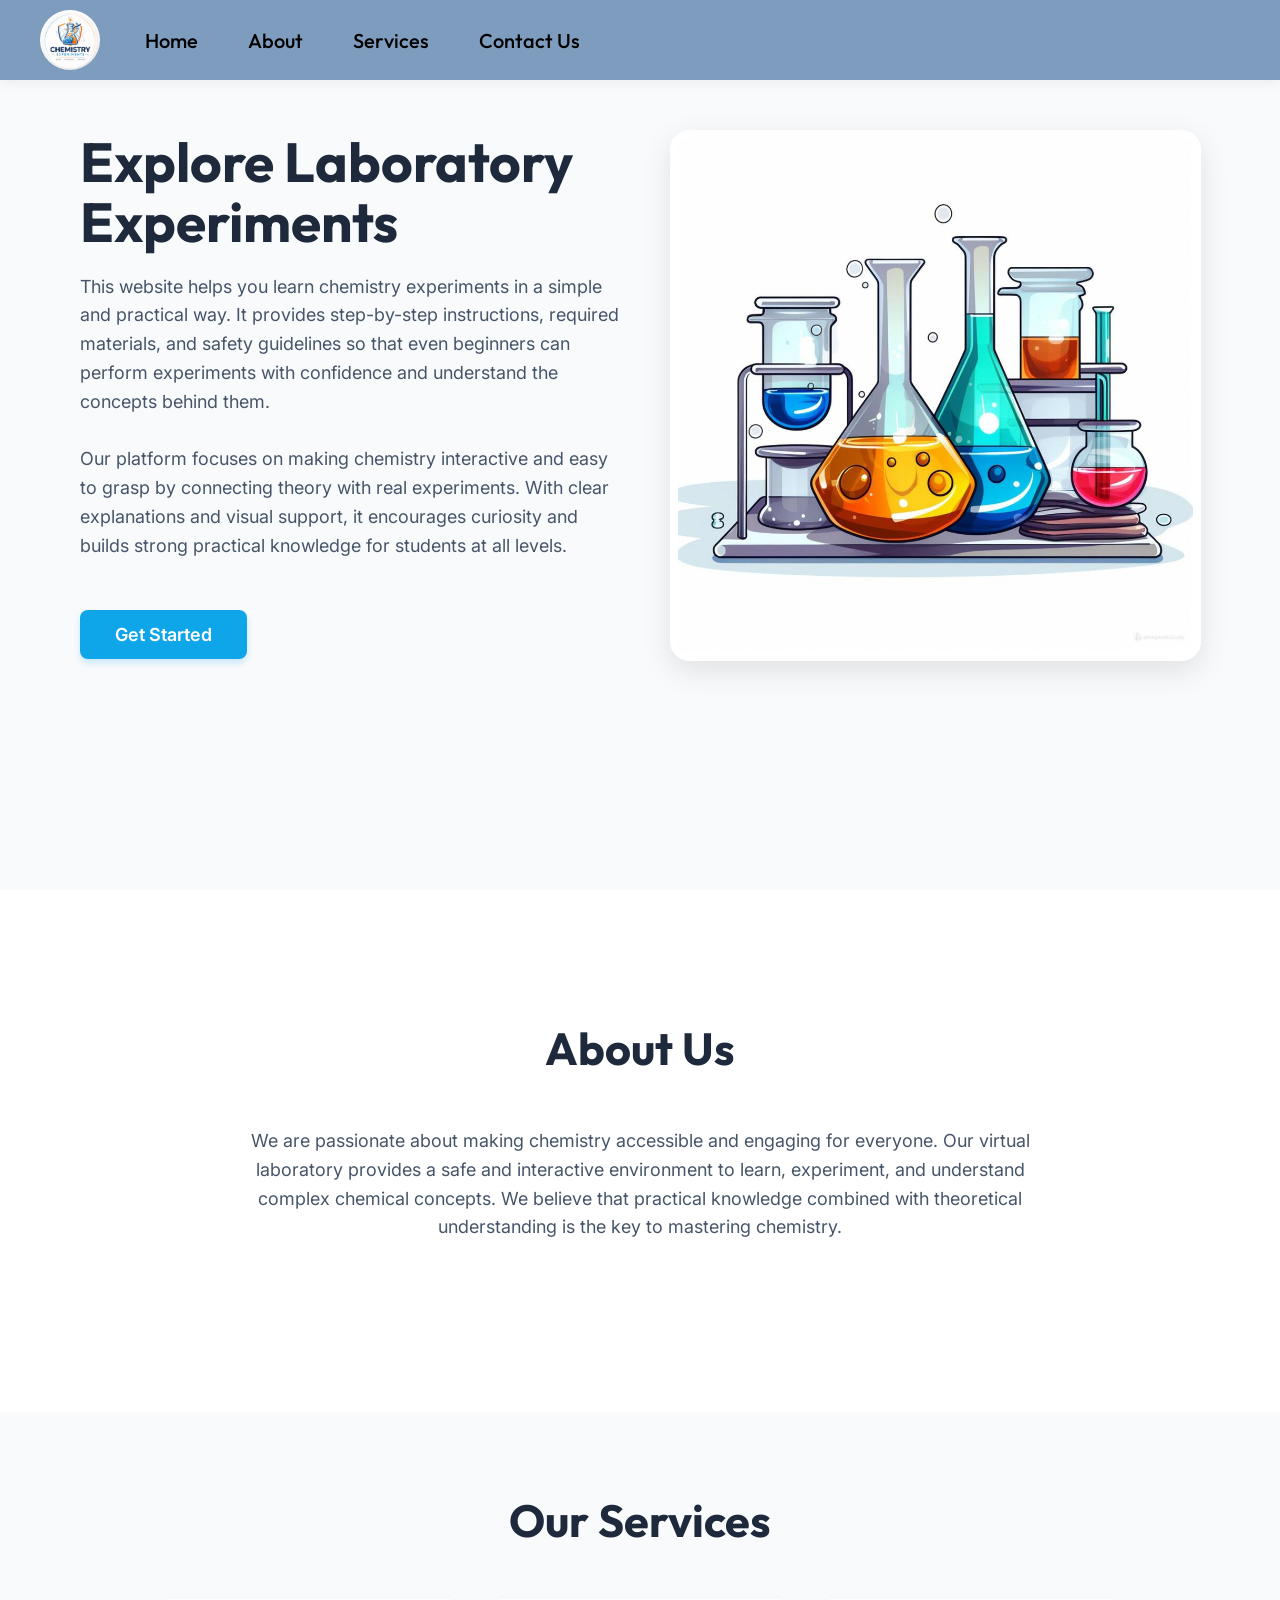
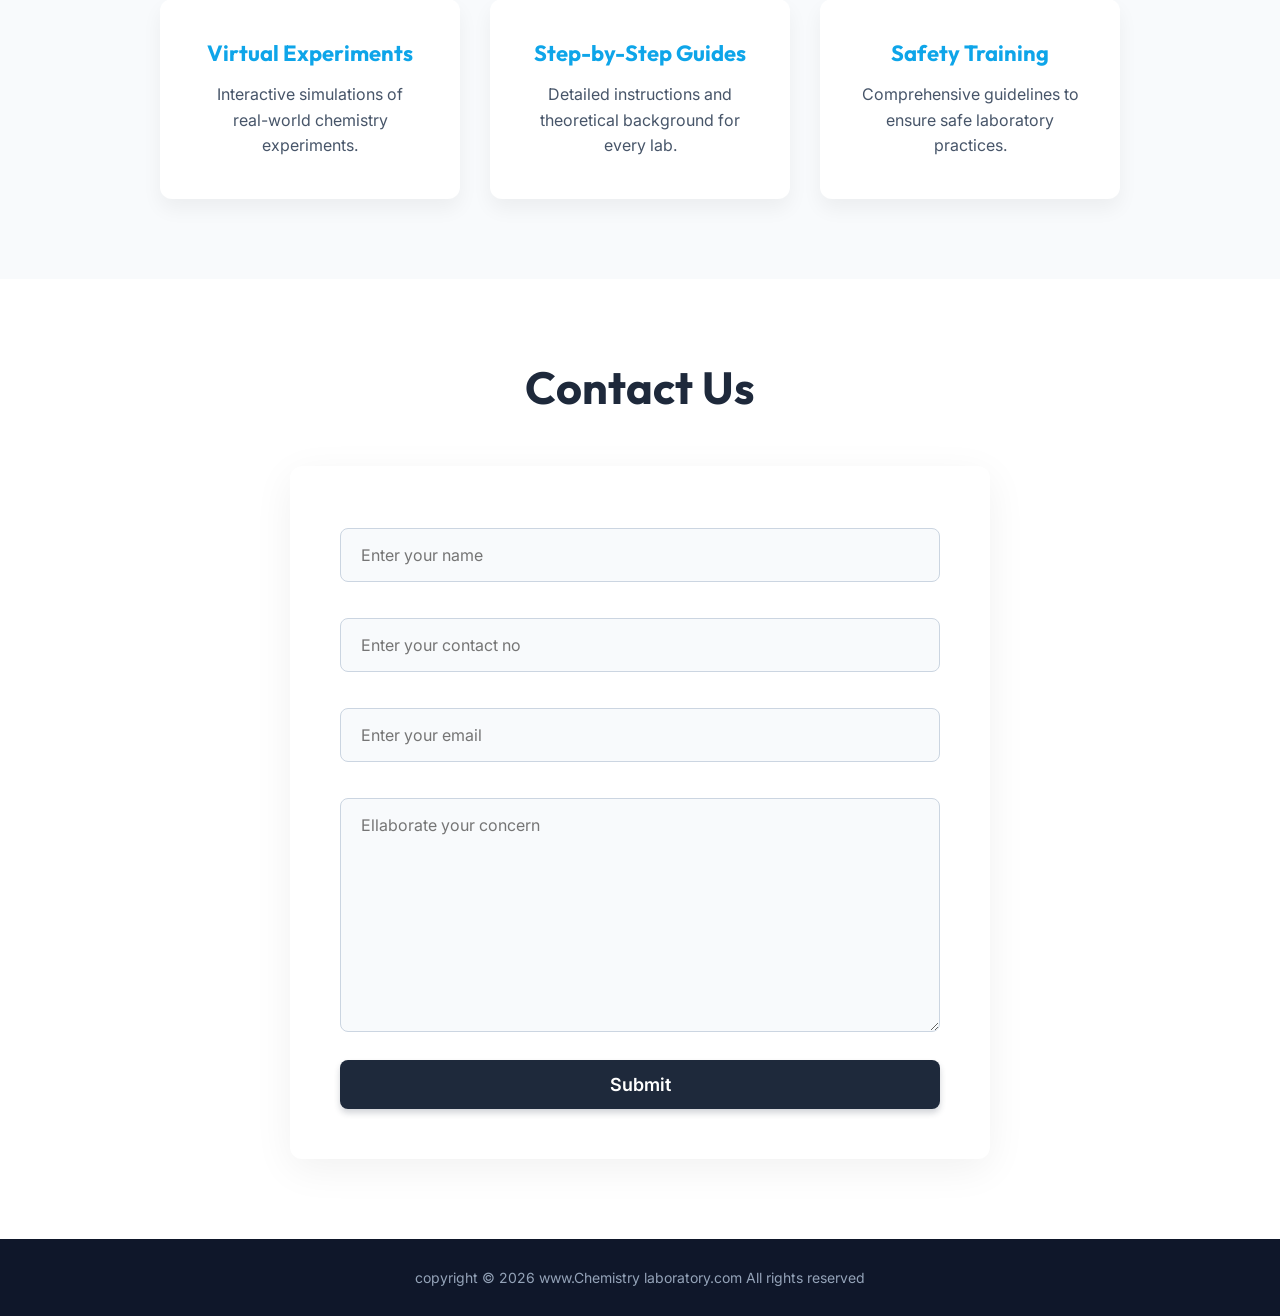
<file: index.html>
<!DOCTYPE html>
<html lang="en">

<head>
    <meta charset="UTF-8">
    <meta name="viewport" content="width=device-width, initial-scale=1.0">
    <link rel="stylesheet" href="style.css">
    <title>Chemistry Project</title>
</head>

<body>
    <nav class="navbar background">
        <ul class="nav-list">
            <div class="logo"><img src="logo.jpeg" alt="logo"></div>
            <li><a href="#home">Home</a></li>
            <li><a href="#about">About</a></li>
            <li><a href="#services">Services</a></li>
            <li><a href="#contact">Contact Us</a></li>
        </ul>
        <div class="rightNav">
        </div>
    </nav>

    <section class="background firstsection" id="home">
        <div class="box-main">
            <div class="firstHalf">
                <p class="text-big">Explore Laboratory Experiments</p>
                <p class="text-small">This website helps you learn chemistry
                    experiments in a simple and practical way. It provides
                    step-by-step instructions, required materials, and safety
                    guidelines so that even beginners can perform experiments
                    with confidence and understand the concepts behind them.
                    <br><br>
                    Our platform focuses on making chemistry interactive and
                    easy to grasp by connecting theory with real experiments.
                    With clear explanations and visual support, it encourages
                    curiosity and builds strong practical knowledge for students
                    at all levels.
                </p>
                <div class="button">
                    <a href="experiments.html" class="btn">Get Started</a>
                </div>
            </div>
            <div class="secondHalf">
                <img src="background.jpg" alt="laptop image">
            </div>
        </div>
    </section>

    <!-- About Section -->
    <section class="about" id="about">
        <div class="box-main">
            <div class="about-content">
                <h1 class="text-center">About Us</h1>
                <p class="text-small" style="text-align: center; max-width: 800px; margin: auto;">
                    We are passionate about making chemistry accessible and engaging for everyone. 
                    Our virtual laboratory provides a safe and interactive environment to learn, 
                    experiment, and understand complex chemical concepts. We believe that practical 
                    knowledge combined with theoretical understanding is the key to mastering chemistry.
                </p>
            </div>
        </div>
    </section>

    <!-- Services Section -->
    <section class="services" id="services">
        <h1 class="text-center">Our Services</h1>
        <div class="services-container">
            <div class="service-box">
                <h2>Virtual Experiments</h2>
                <p>Interactive simulations of real-world chemistry experiments.</p>
            </div>
            <div class="service-box">
                <h2>Step-by-Step Guides</h2>
                <p>Detailed instructions and theoretical background for every lab.</p>
            </div>
            <div class="service-box">
                <h2>Safety Training</h2>
                <p>Comprehensive guidelines to ensure safe laboratory practices.</p>
            </div>
        </div>
    </section>

    <section class="contact" id="contact">
        <h1 class="text-center">Contact Us</h1>
        <div class="form">
            <input class="form-input" type="text" name="name" id="name" placeholder="Enter your name">
            <input class="form-input" type="text" name="phone" id="phone" placeholder="Enter your contact no">
            <input class="form-input" type="email" name="email" id="email" placeholder="Enter your email">
            <textarea class="form-input" name="text" id="text" cols="30" rows="10"
                placeholder="Ellaborate your concern"></textarea>
            <button class="btn btn-dark" id="submitBtn">Submit</button>
            <p id="successMessage" style="display: none; color: #00ff88; text-align: center; margin-top: 15px; font-weight: bold; text-shadow: 0 0 5px rgba(0,255,136,0.5);">Message sent successfully!</p>
        </div>
    </section>

    <footer class="footer">
        <p class="text-footer">
            copyright &copy; 2026 www.Chemistry laboratory.com All rights reserved
        </p>
    </footer>

    <script>
        document.getElementById('submitBtn').addEventListener('click', function(e) {
            e.preventDefault(); // Prevent default form submission behavior if it was in a form tag

            // Get values from inputs
            const name = document.getElementById('name').value.trim();
            const phone = document.getElementById('phone').value.trim();
            const email = document.getElementById('email').value.trim();
            const concern = document.getElementById('text').value.trim();

            // Validate inputs
            if(name === '' || email === '' || concern === '') {
                alert('Please fill in the required fields: Name, Email, and Concern.');
                return;
            }

            // Create an object for the new contact message
            const newMessage = {
                name: name,
                phone: phone,
                email: email,
                concern: concern,
                date: new Date().toLocaleString()
            };

            // Retrieve existing messages from local storage or initialize an empty array
            let messages = JSON.parse(localStorage.getItem('contactMessages')) || [];
            
            // Add new message to the array
            messages.push(newMessage);
            
            // Save the updated array back to local storage
            localStorage.setItem('contactMessages', JSON.stringify(messages));

            // Clear the form fields
            document.getElementById('name').value = '';
            document.getElementById('phone').value = '';
            document.getElementById('email').value = '';
            document.getElementById('text').value = '';

            // Show success message briefly
            const successMsg = document.getElementById('successMessage');
            successMsg.style.display = 'block';
            setTimeout(() => {
                successMsg.style.display = 'none';
            }, 3000);
            
            console.log("Contact information stored successfully in localStorage:", newMessage);
        });
    </script>
</body>

</html>
</file>
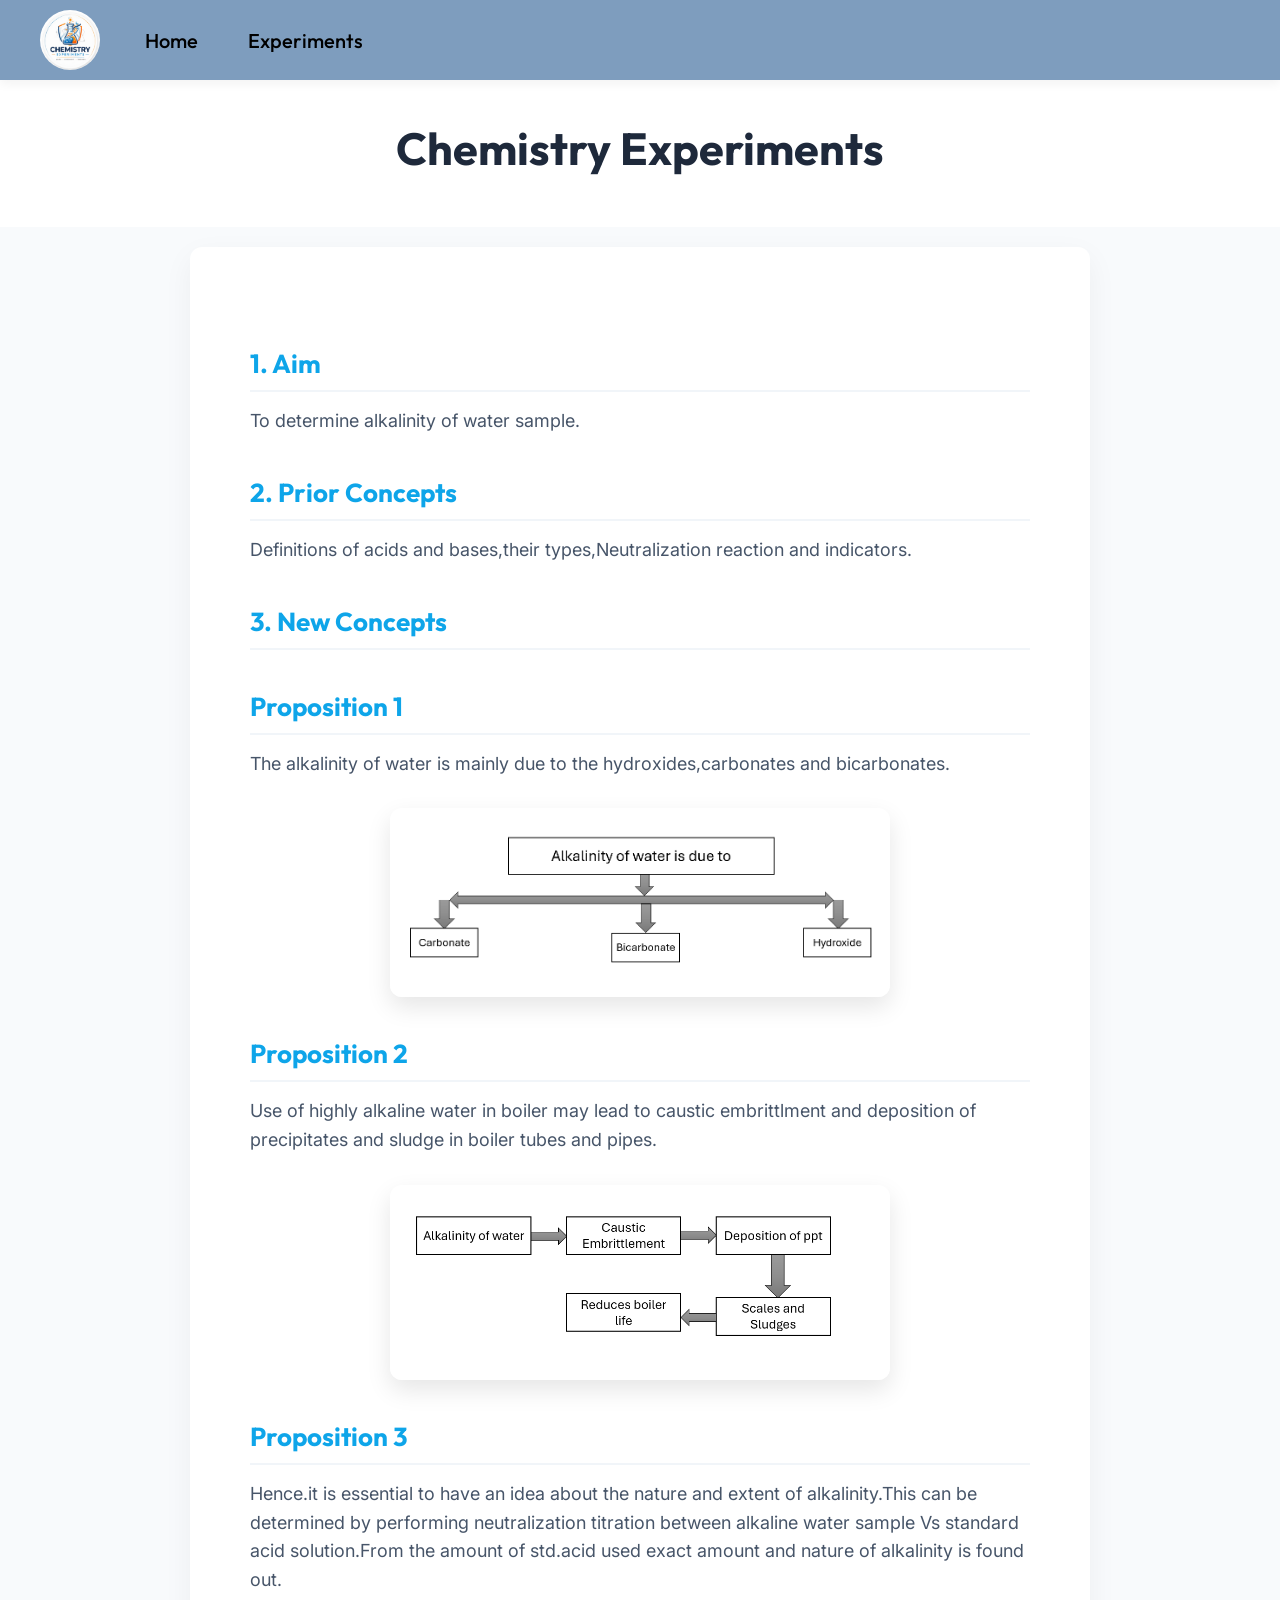
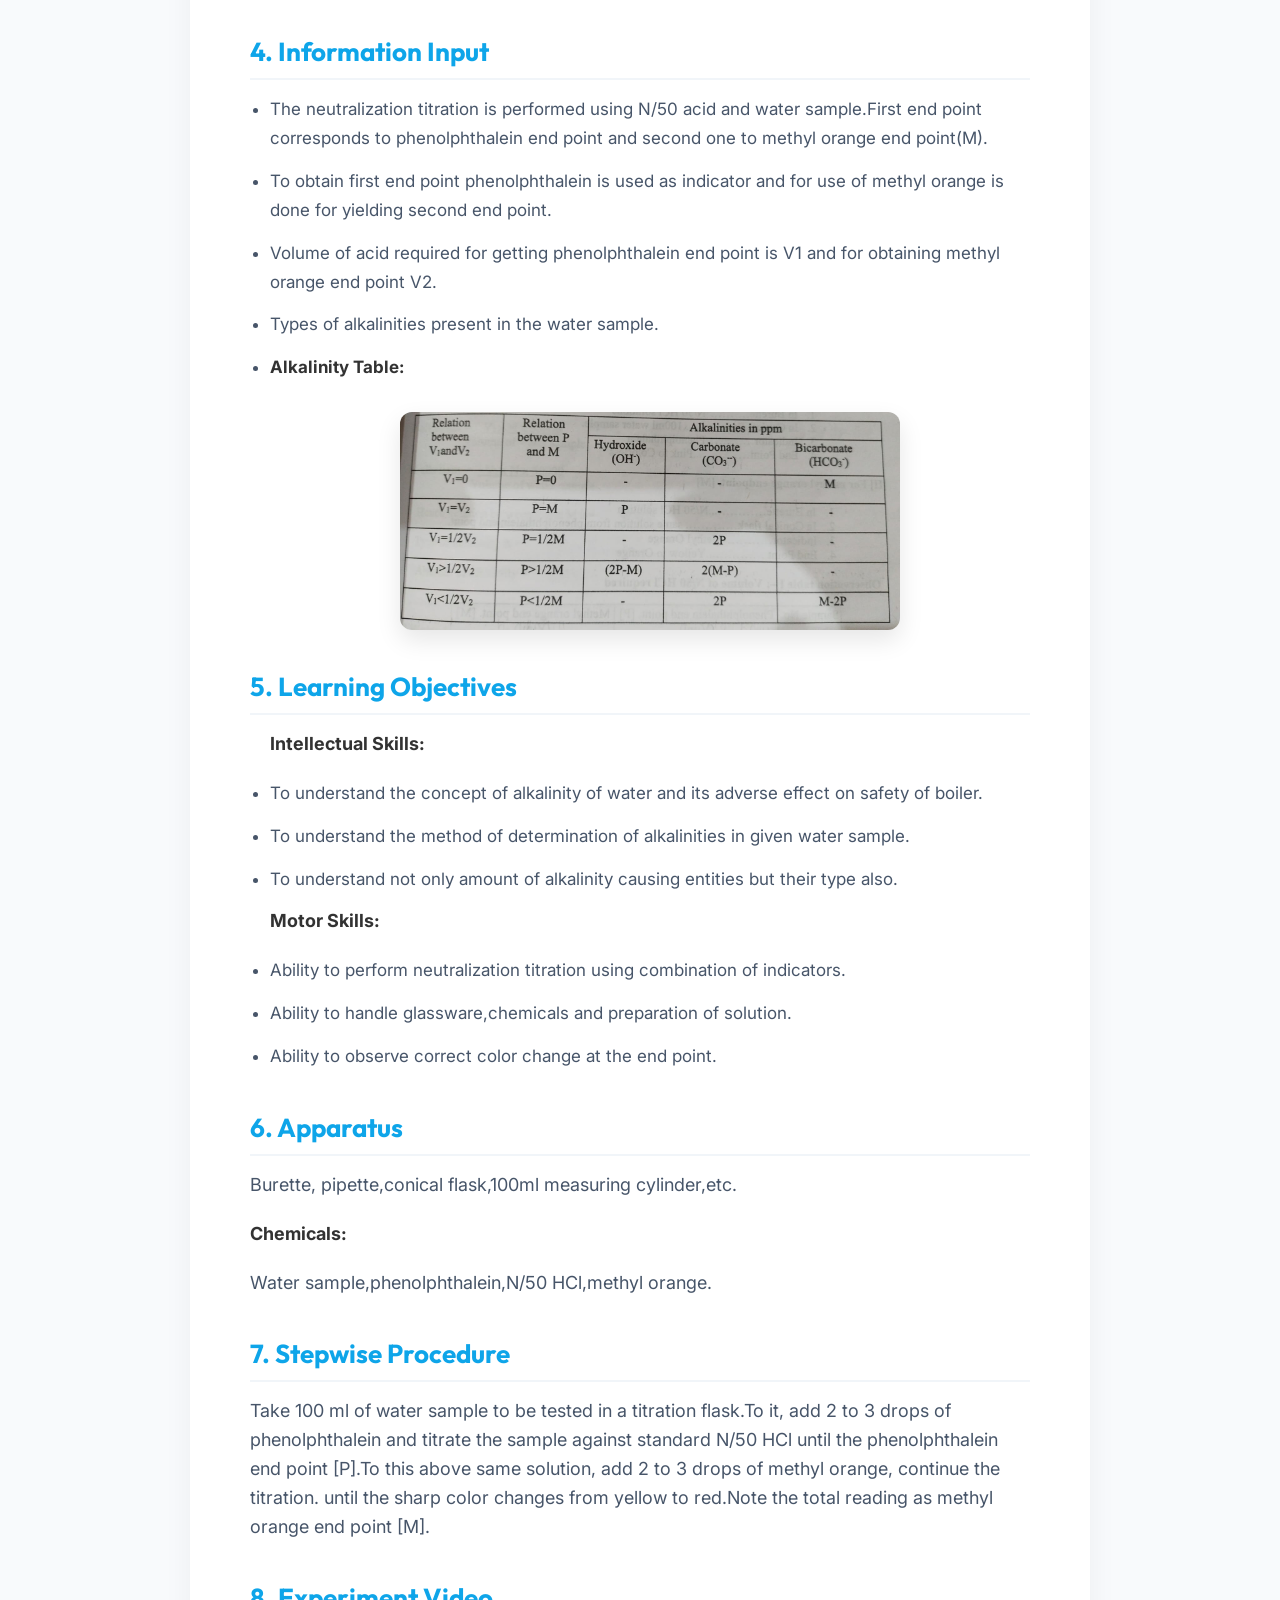
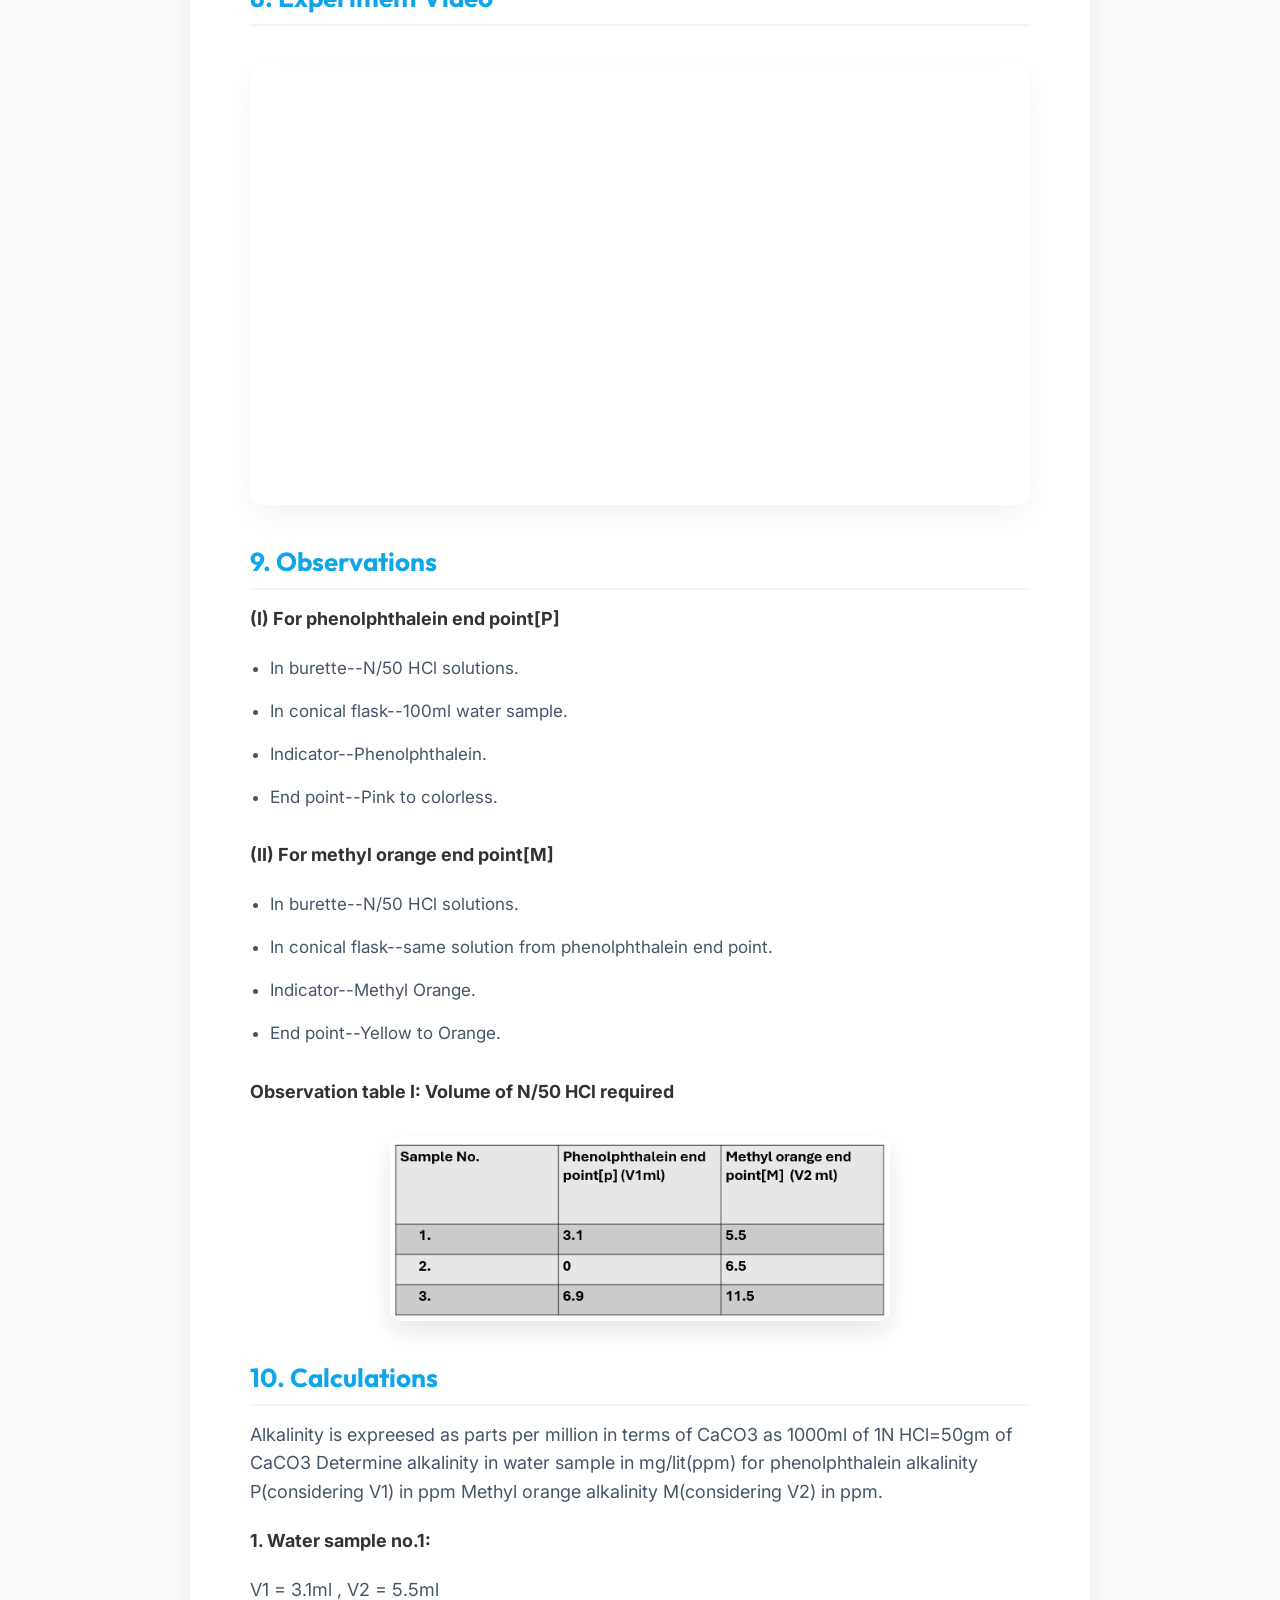
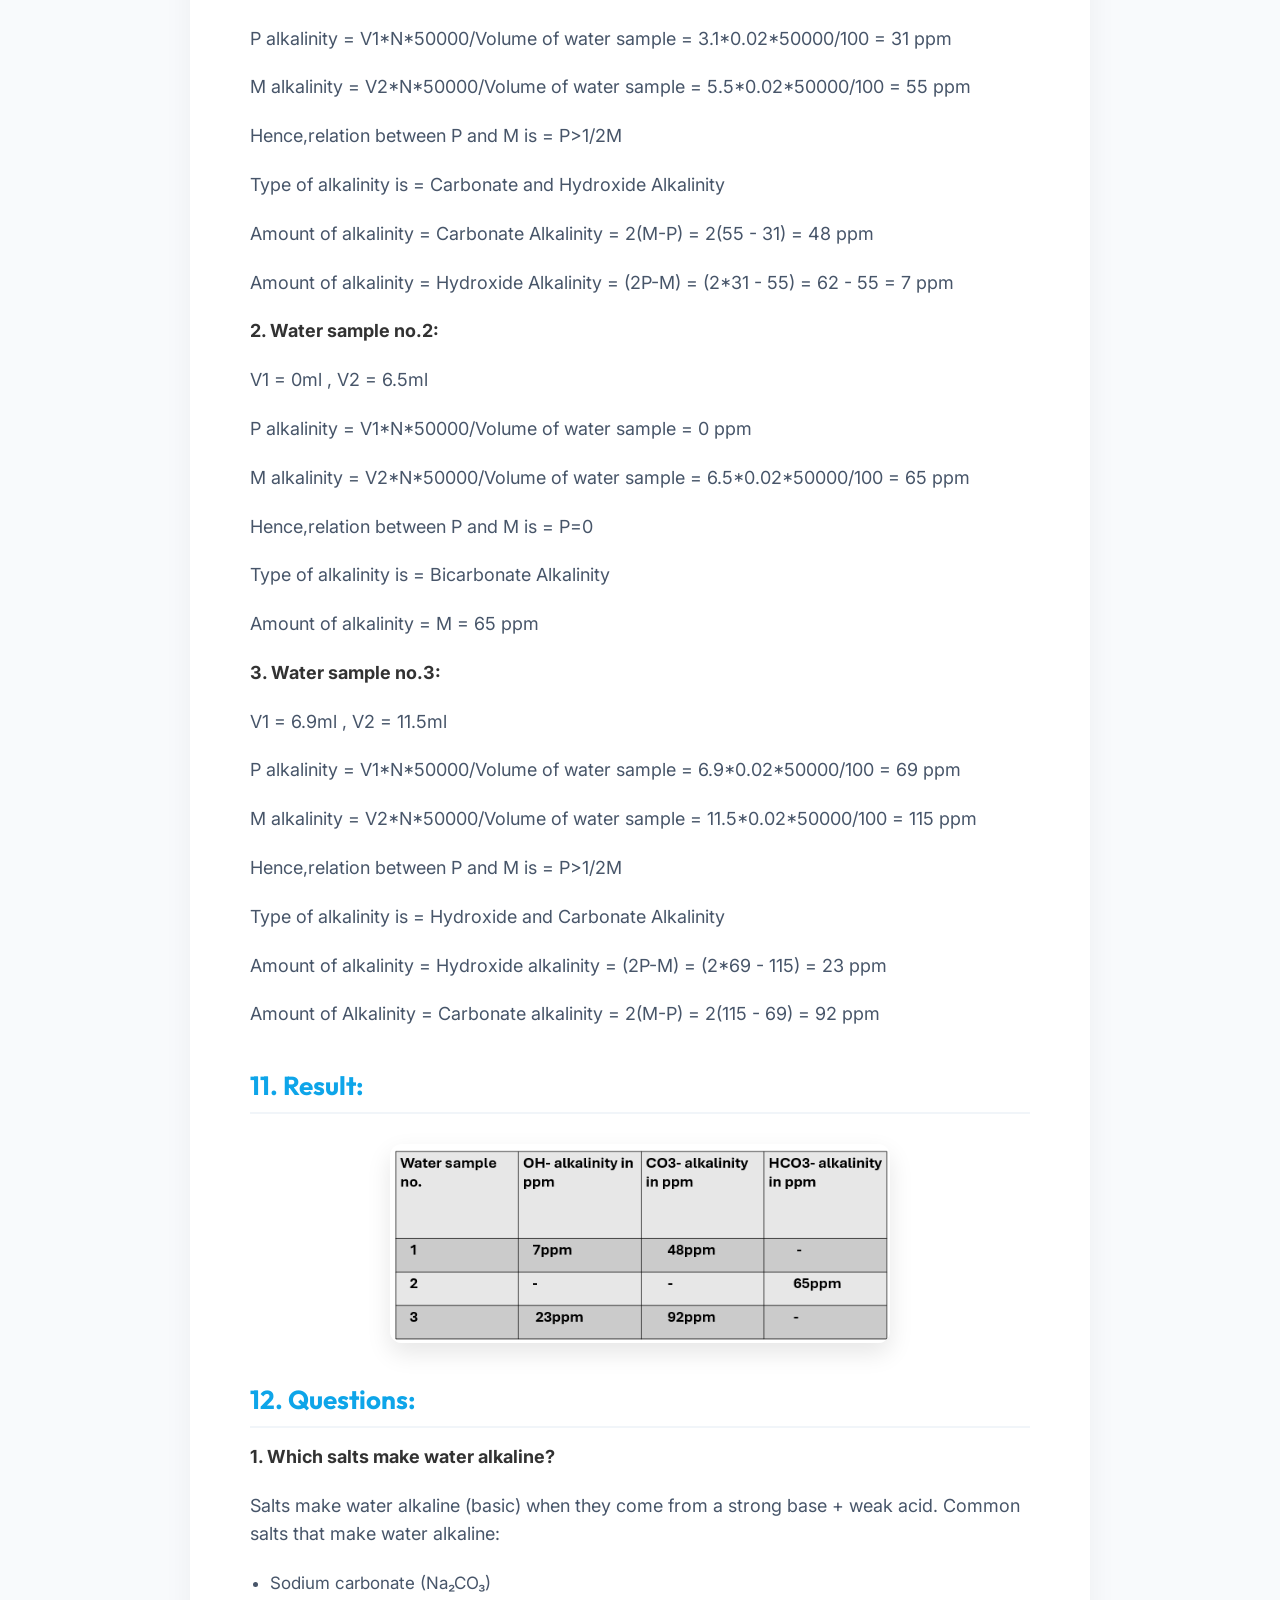
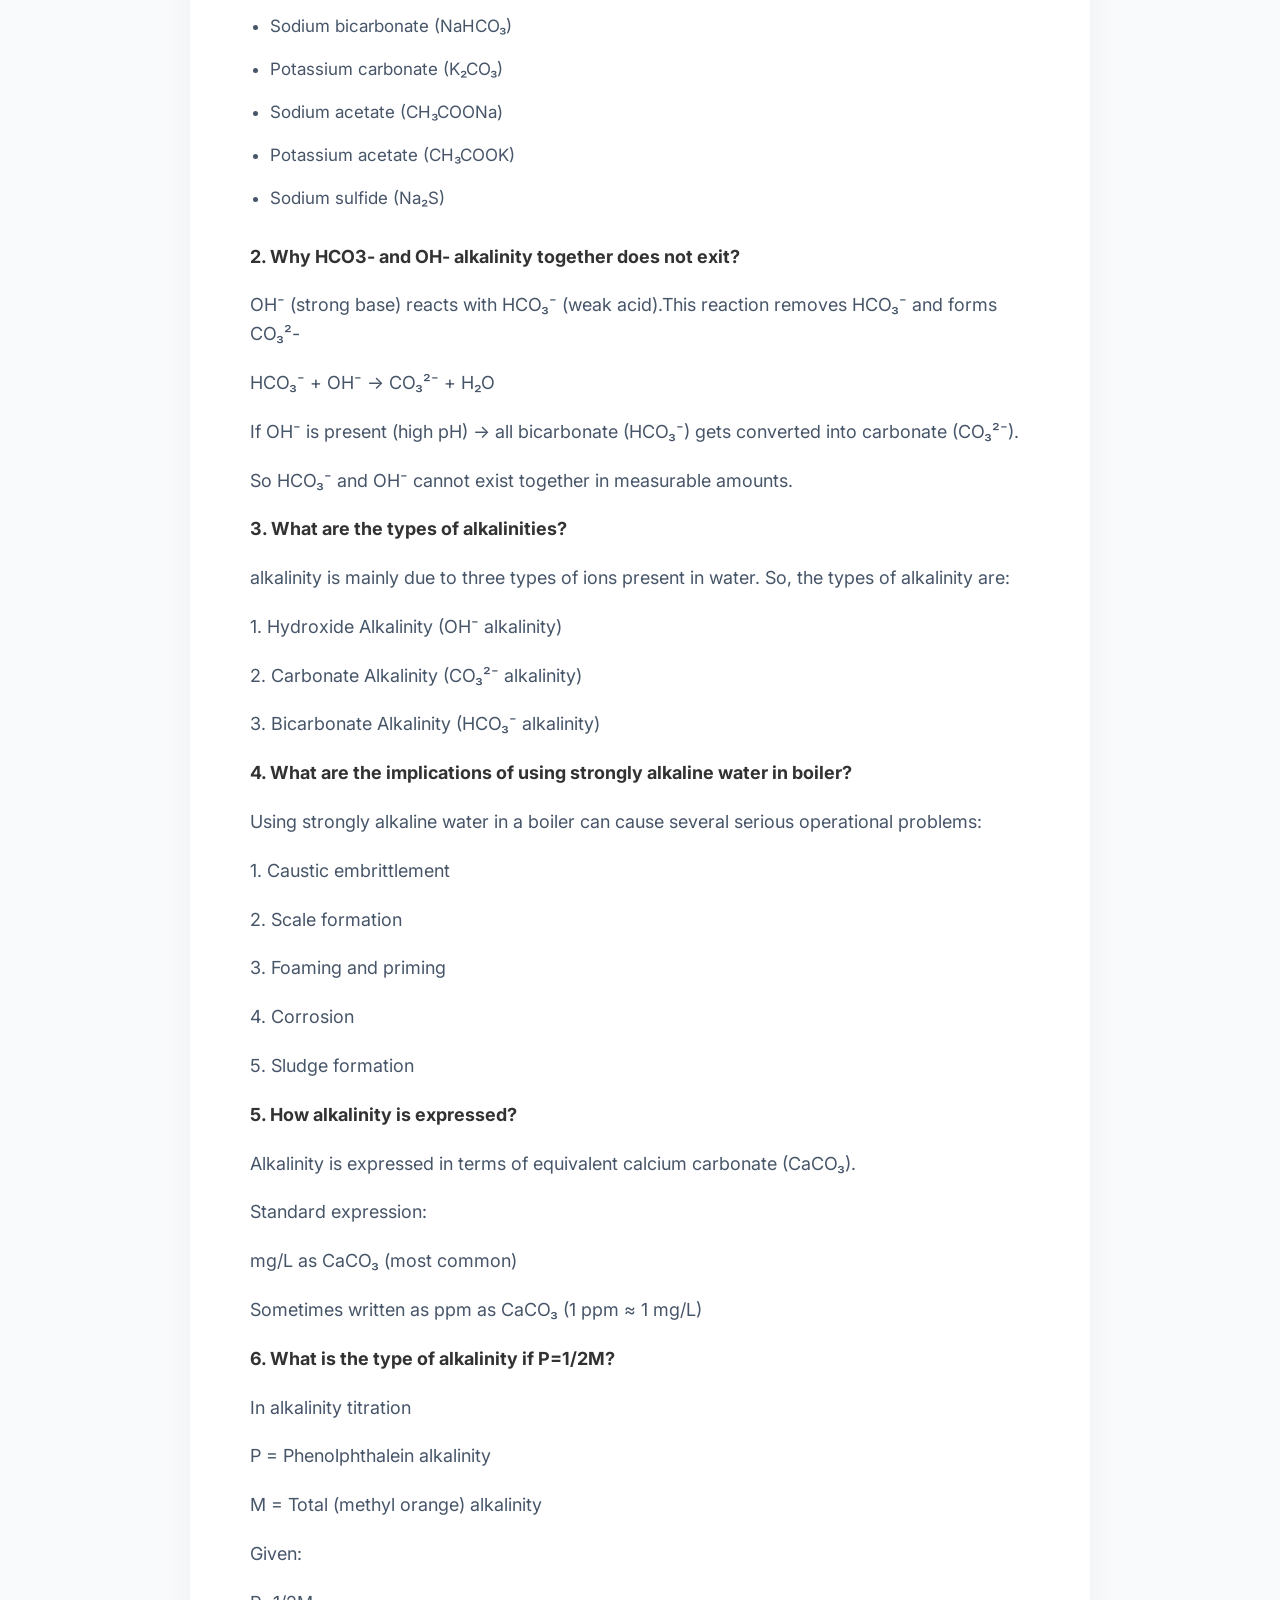
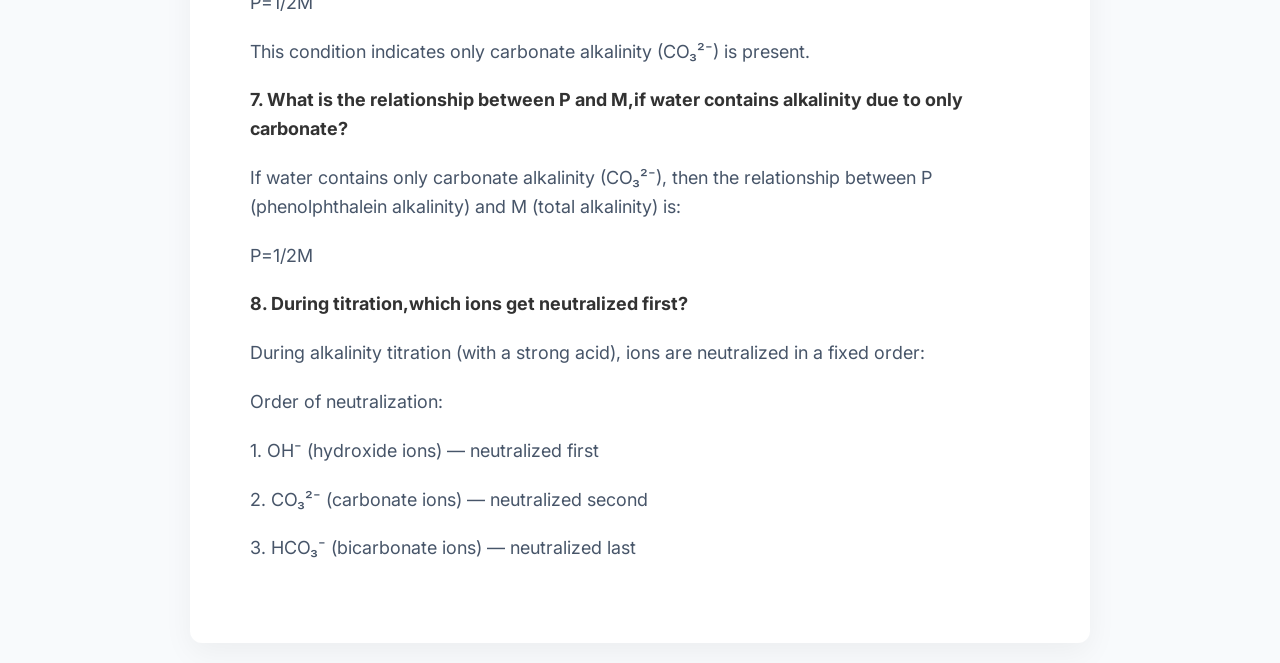
<file: alkalinity_of_water.html>
<!DOCTYPE html>
<html lang="en">
<head>
    <meta charset="UTF-8">
    <meta name="viewport" content="width-device-width, initial-scale=1.0">
    <title>Alkalinity of water sample - Chemistry Project</title>
    <link rel="stylesheet" href="style.css">
</head>
<body>
    <nav class="navbar">
        <div class="logo">
            <img src="logo.jpeg" alt="logo">
        </div>
        <ul class="nav-list">
            <li><a href="index.html">Home</a></li>
            <li><a href="experiments.html">Experiments</a></li>
        </ul>
    </nav>

    <h1 class="text-center" style="margin-top: 40px;">Chemistry Experiments</h1>

    <div class="reading-container">
        <div class="content-card">
            <h2>1. Aim</h2>
            <p>To determine alkalinity of water sample.</p>

            <h2>2. Prior Concepts</h2>
            <p>Definitions of acids and bases,their types,Neutralization reaction and indicators.</p>

            <h2>3. New Concepts</h2>
            <h2>Proposition 1</h2>
            <p>The alkalinity of water is mainly due to the hydroxides,carbonates and bicarbonates.</p>
            <div class="exp2_flowchart_image">
                <img src="alkalinity_image.png" alt="flowchart">
            </div>

            <h2>Proposition 2</h2>
            <p>Use of highly alkaline water in boiler may lead to caustic embrittlment and deposition of 
               precipitates and sludge in boiler tubes and pipes.
            </p>
            <div class="exp2_flowchart_image">
                <img src="image_2.png" alt="flowchart">
            </div>

            <h2>Proposition 3</h2>
            <p>Hence.it is essential to have an idea about the nature and extent of alkalinity.This can be determined by performing 
               neutralization titration between alkaline water sample Vs standard acid solution.From the amount of std.acid used 
               exact amount and nature of alkalinity is found out.
            </p>

            <h2>4. Information Input</h2>
            <ul class="rule-list">
                <li>The neutralization titration is performed using N/50 acid and water sample.First end point corresponds to 
                    phenolphthalein end point and second one to methyl orange end point(M).</li>
                <li>To obtain first end point phenolphthalein is used as indicator and for use of methyl orange is done for yielding 
                    second end point.</li>
                <li>Volume of acid required for getting phenolphthalein end point is V1 and for obtaining methyl orange end point V2.</li>
                <li>Types of alkalinities present in the water sample.</li>

                <li><strong style="color: rgba(0, 0, 0, 0.803);">Alkalinity Table:</strong></li>
                <div class="exp2_flowchart_image">
                    <img src="alkalinity_table.jpeg" alt="alkalinity table">
                </div>
            </ul>

            <h2>5. Learning Objectives</h2>
            <ul class="rule-list">
                <p><strong style="color: rgba(0, 0, 0, 0.803);">Intellectual Skills:</strong></p>
                <li>To understand the concept of alkalinity of water and its adverse effect on safety of boiler.</li>
                <li>To understand the method of determination of alkalinities in given water sample.</li>
                <li>To understand not only amount of alkalinity causing entities but their type also.</li>

                <p><strong style="color: rgba(0, 0, 0, 0.803);">Motor Skills:</strong></p>
                <li>Ability to perform neutralization titration using combination of indicators.</li>
                <li>Ability to handle glassware,chemicals and preparation of solution.</li>
                <li>Ability to observe correct color change at the end point.</li>
            </ul>

            <h2>6. Apparatus</h2>
            <p>Burette, pipette,conical flask,100ml measuring cylinder,etc.</p>
            <p><strong style="color: rgba(0, 0, 0, 0.803);">Chemicals:</strong></p>
            <p>Water sample,phenolphthalein,N/50 HCl,methyl orange.</p>

            <h2>7. Stepwise Procedure</h2>
            <p>Take 100 ml of water sample to be tested in a titration flask.To it, 
               add 2 to 3 drops of phenolphthalein and titrate the sample against standard N/50 HCl until the
               phenolphthalein end point [P].To this above same solution, add 2 to 3 drops of methyl orange, continue the titration.
               until the sharp color changes from yellow to red.Note the total reading as methyl orange end point [M].</p>
            
            <h2>8. Experiment Video</h2>
            <div class="video-container">
                <iframe src="https://www.youtube.com/embed/xNdVrBDdaIw" title="Hardness of Water Experiment Video" frameborder="0" allow="accelerometer; autoplay; clipboard-write; encrypted-media; gyroscope; picture-in-picture; web-share" allowfullscreen></iframe>
            </div>

            <h2>9. Observations</h2>
            <p><strong style="color: rgba(0, 0, 0, 0.803);">(I) For phenolphthalein end point[P]</strong></p>
            <ul class="rule-list">
                <li>In burette--N/50 HCl solutions.</li>
                <li>In conical flask--100ml water sample.</li>
                <li>Indicator--Phenolphthalein.</li>
                <li>End point--Pink to colorless.</li>
            </ul>
            <p><strong style="color: rgba(0, 0, 0, 0.803);">(II) For methyl orange end point[M]</strong></p>
            <ul class="rule-list">
                <li>In burette--N/50 HCl solutions.</li>
                <li>In conical flask--same solution from phenolphthalein end point.</li>
                <li>Indicator--Methyl Orange.</li>
                <li>End point--Yellow to Orange.</li>
            </ul>
             <p><strong style="color: rgba(0, 0, 0, 0.803);">Observation table I: Volume of N/50 HCl required</strong></p>
             <div class="exp2_flowchart_image">
                <img src="exp3_table.png" alt="table">
             </div>

             <h2>10. Calculations</h2>
             <p>Alkalinity is expreesed as parts per million in terms of CaCO3 as 1000ml of 1N HCl=50gm of CaCO3
                Determine alkalinity in water sample in mg/lit(ppm) for phenolphthalein alkalinity P(considering V1)
                in ppm Methyl orange alkalinity M(considering V2) in ppm.
             </p>
             <p><strong style="color: rgba(0, 0, 0, 0.803);">1. Water sample no.1:</strong></p>
             <p>V1 = 3.1ml , V2 = 5.5ml</p>   <!---add value-->
             <p>P alkalinity = V1*N*50000/Volume of water sample = 3.1*0.02*50000/100 = 31 ppm</p> <!---add value-->
             <p>M alkalinity = V2*N*50000/Volume of water sample = 5.5*0.02*50000/100 = 55 ppm</p> <!--add value-->
             <p>Hence,relation between P and M is = P>1/2M</p> <!---add value-->
             <p>Type of alkalinity is = Carbonate and Hydroxide Alkalinity</p> <!---add value-->
             <p>Amount of alkalinity = Carbonate Alkalinity = 2(M-P) = 2(55 - 31) = 48 ppm</p> <!--add value-->
             <p>Amount of alkalinity = Hydroxide Alkalinity = (2P-M) = (2*31 - 55) = 62 - 55 = 7 ppm</p>
             
             <p><strong style="color: rgba(0, 0, 0, 0.803);">2. Water sample no.2:</strong></p>
             <p>V1 = 0ml , V2 = 6.5ml</p>
             <p>P alkalinity = V1*N*50000/Volume of water sample = 0 ppm</p> <!--add value-->
             <p>M alkalinity = V2*N*50000/Volume of water sample = 6.5*0.02*50000/100 = 65 ppm</p> <!--add value-->
             <p>Hence,relation between P and M is = P=0</p> <!--add value--> 
             <p>Type of alkalinity is = Bicarbonate Alkalinity</p> <!--add value-->
             <p>Amount of alkalinity = M = 65 ppm</p>  <!--add value-->
             
             <p><strong style="color: rgba(0, 0, 0, 0.803);">3. Water sample no.3:</strong></p>
             <p>V1 = 6.9ml , V2 = 11.5ml</p> <!--add value-->
             <p>P alkalinity = V1*N*50000/Volume of water sample = 6.9*0.02*50000/100 = 69 ppm</p> <!--add value-->
             <p>M alkalinity = V2*N*50000/Volume of water sample = 11.5*0.02*50000/100 = 115 ppm</p> <!--add value-->
             <p>Hence,relation between P and M is = P>1/2M</p> <!--add value-->
             <p>Type of alkalinity is = Hydroxide and Carbonate Alkalinity</p> <!-- add value-->
             <p>Amount of alkalinity = Hydroxide alkalinity = (2P-M) = (2*69 - 115) = 23 ppm</p> <!--add value-->
             <p>Amount of Alkalinity = Carbonate alkalinity = 2(M-P) = 2(115 - 69) = 92 ppm</p>

             <h2>11. Result:</h2>
             <div class="exp2_flowchart_image">
                <img src="exp3_table2.png" alt="table">
             </div>

             <h2>12. Questions:</h2>
             <p><strong style="color: rgba(0, 0, 0, 0.803);">1. Which salts make water alkaline?</strong></p>
             <p>Salts make water alkaline (basic) when they come from a strong base + weak acid.
                Common salts that make water alkaline:</p>
             <ul class="rule-list">
                <li>Sodium carbonate (Na₂CO₃)</li>
                <li>Sodium bicarbonate (NaHCO₃)</li>
                <li>Potassium carbonate (K₂CO₃)</li>
                <li>Sodium acetate (CH₃COONa)</li>
                <li>Potassium acetate (CH₃COOK)</li>
                <li>Sodium sulfide (Na₂S)</li>
             </ul>

             <p><strong style="color: rgba(0, 0, 0, 0.803);">2. Why HCO3- and OH- alkalinity together does not exit?</strong></p>
             <p>OH⁻ (strong base) reacts with HCO₃⁻ (weak acid).This reaction removes HCO₃⁻ and forms CO₃²-</p>
             <p>HCO₃⁻ + OH⁻ → CO₃²⁻ + H₂O</p>
             <p>If OH⁻ is present (high pH) → all bicarbonate (HCO₃⁻) gets converted into carbonate (CO₃²⁻).</p>
             <p>So HCO₃⁻ and OH⁻ cannot exist together in measurable amounts.</p>

             <p><strong style="color: rgba(0, 0, 0, 0.803);">3. What are the types of alkalinities?</strong></p>
             <p>alkalinity is mainly due to three types of ions present in water. So, the types of alkalinity are:</p>
             <p>1. Hydroxide Alkalinity (OH⁻ alkalinity)</p>
             <p>2. Carbonate Alkalinity (CO₃²⁻ alkalinity) </p>
             <p>3. Bicarbonate Alkalinity (HCO₃⁻ alkalinity) </p>

             <p><strong style="color: rgba(0, 0, 0, 0.803);">4. What are the implications of using strongly alkaline water in boiler?</strong></p>
             <p>Using strongly alkaline water in a boiler can cause several serious operational problems:</p>
             <p>1. Caustic embrittlement</p>
             <p>2. Scale formation</p>
             <p>3. Foaming and priming</p>
             <p>4. Corrosion</p>
             <p>5. Sludge formation</p>

             <p><strong style="color: rgba(0, 0, 0, 0.803);">5. How alkalinity is expressed?</strong></p>
             <p>Alkalinity is expressed in terms of equivalent calcium carbonate (CaCO₃).</p>
             <p>Standard expression:</p>
             <p>mg/L as CaCO₃ (most common)</p>
             <p>Sometimes written as ppm as CaCO₃ (1 ppm ≈ 1 mg/L)</p>

             <p><strong style="color: rgba(0, 0, 0, 0.803);">6. What is the type of alkalinity if P=1/2M?</strong></p>
             <p>In alkalinity titration</p>
             <p>P = Phenolphthalein alkalinity</p>
             <p>M = Total (methyl orange) alkalinity</p>
             <p>Given:</p>
             <p>P=1/2M</p>
             <p>This condition indicates only carbonate alkalinity (CO₃²⁻) is present.</p>

             <p><strong style="color: rgba(0, 0, 0, 0.803);">7. What is the relationship between P and M,if water contains alkalinity due to only carbonate?</strong></p>
             <p>If water contains only carbonate alkalinity (CO₃²⁻), then the relationship between P (phenolphthalein alkalinity) and M (total alkalinity) is:</p>
             <p>P=1/2M</p>

             <p><strong style="color: rgba(0, 0, 0, 0.803);">8. During titration,which ions get neutralized first?</strong></p>
             <p>During alkalinity titration (with a strong acid), ions are neutralized in a fixed order:</p>
             <p>Order of neutralization:</p>
             <p>1. OH⁻ (hydroxide ions) — neutralized first</p>
             <p>2. CO₃²⁻ (carbonate ions) — neutralized second</p>
             <p>3. HCO₃⁻ (bicarbonate ions) — neutralized last</p>
</body>
</html>
</file>
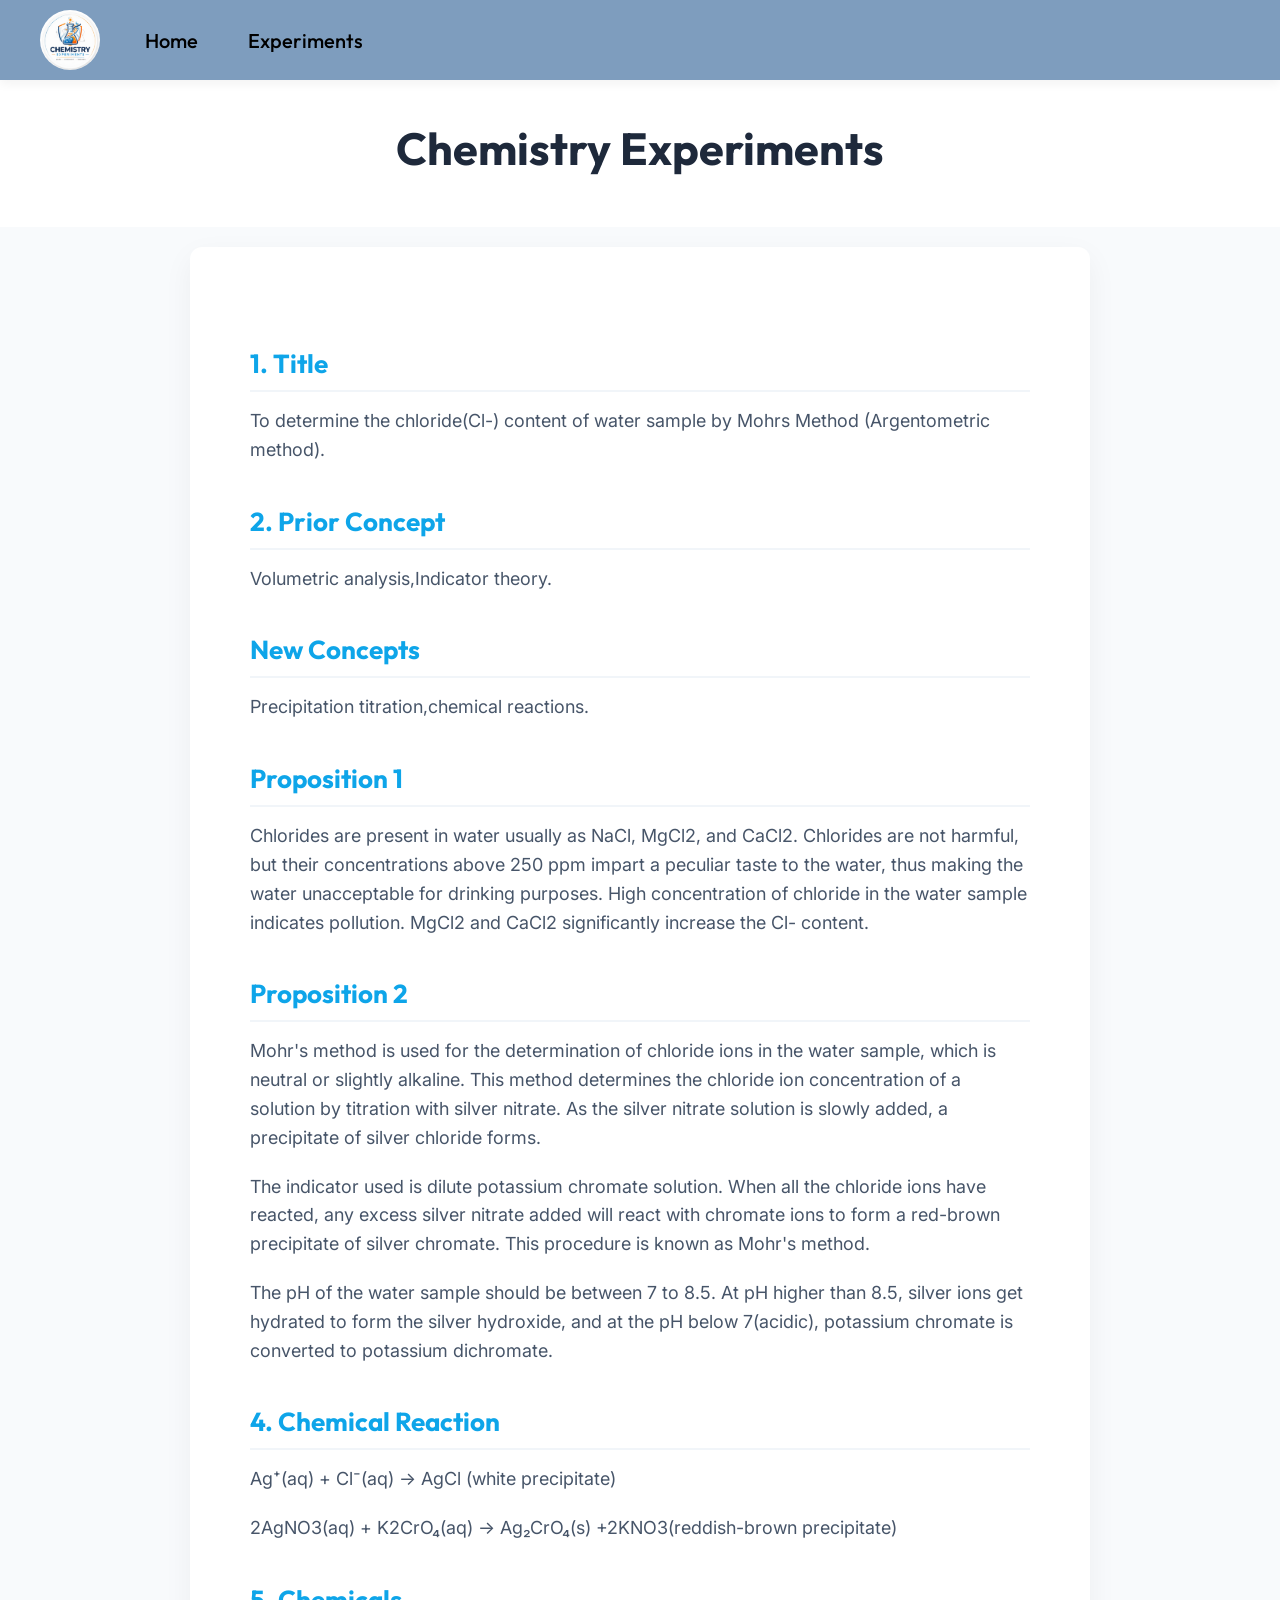
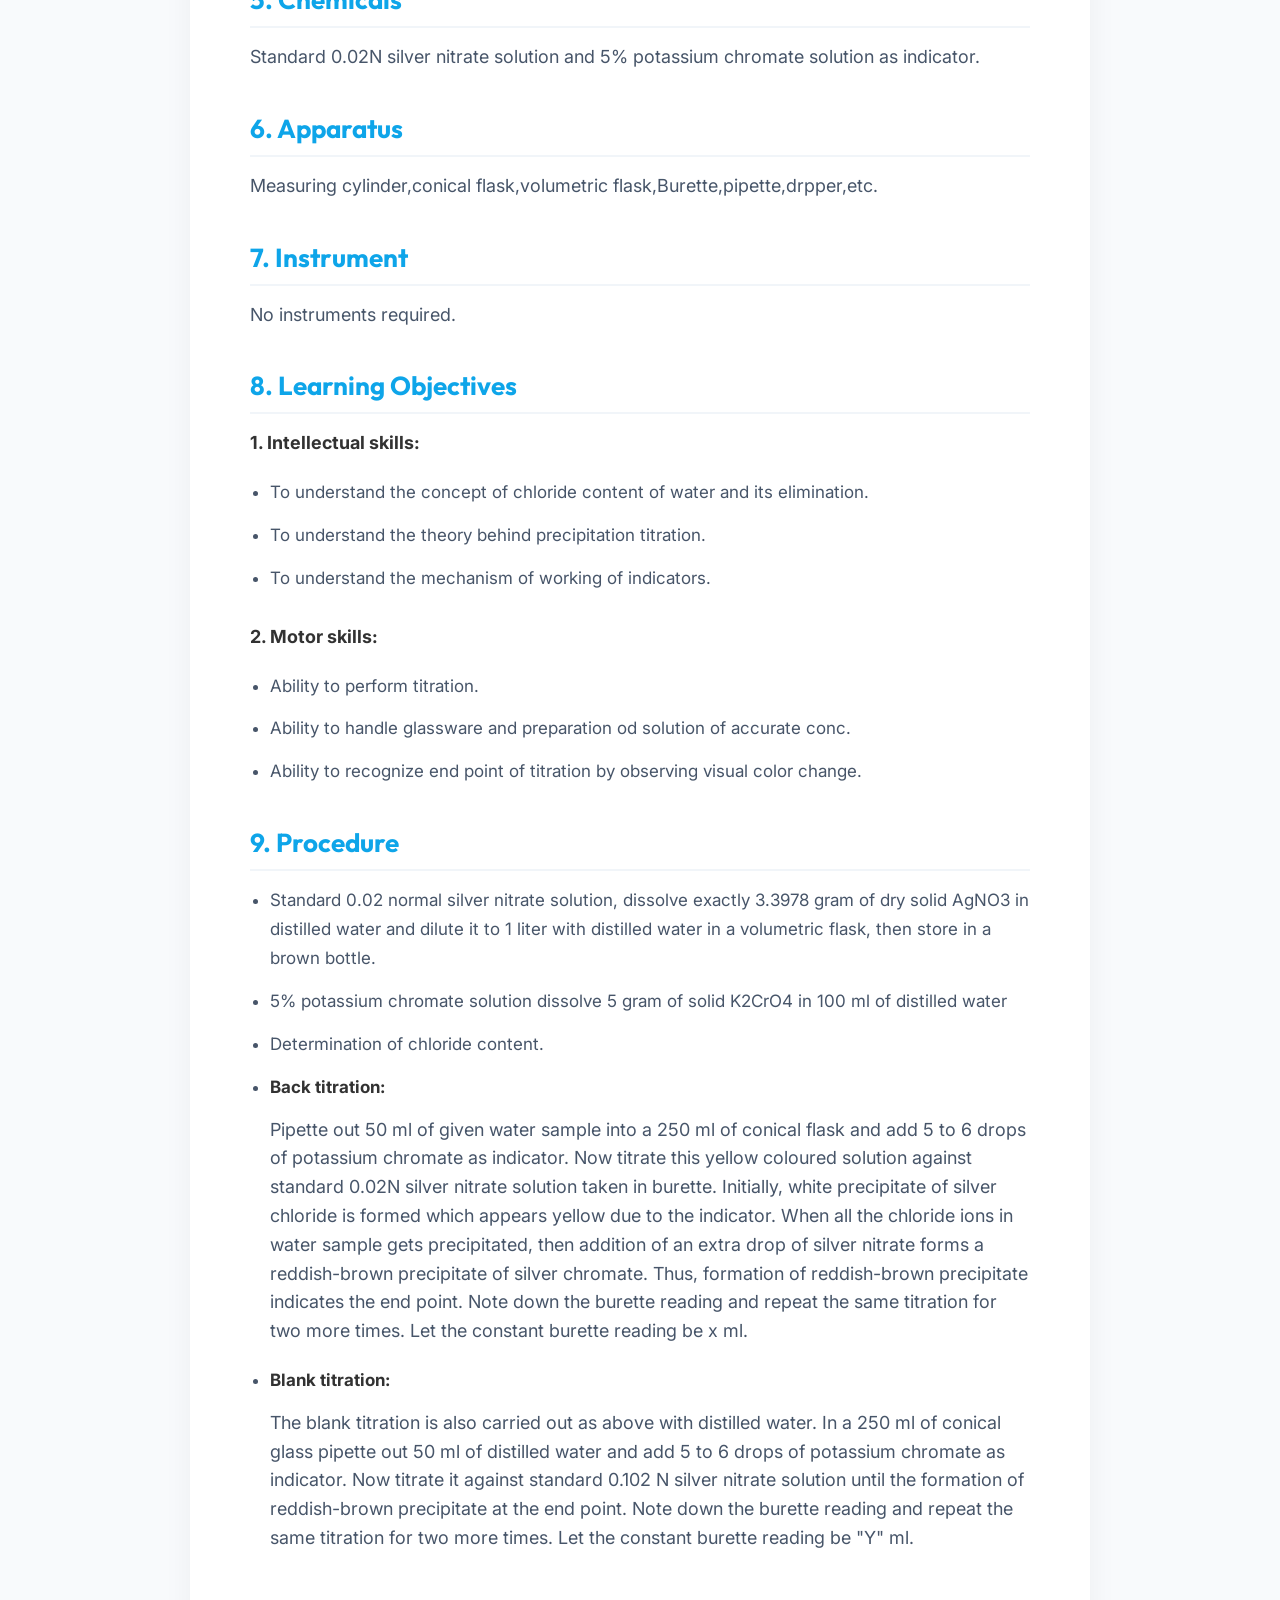
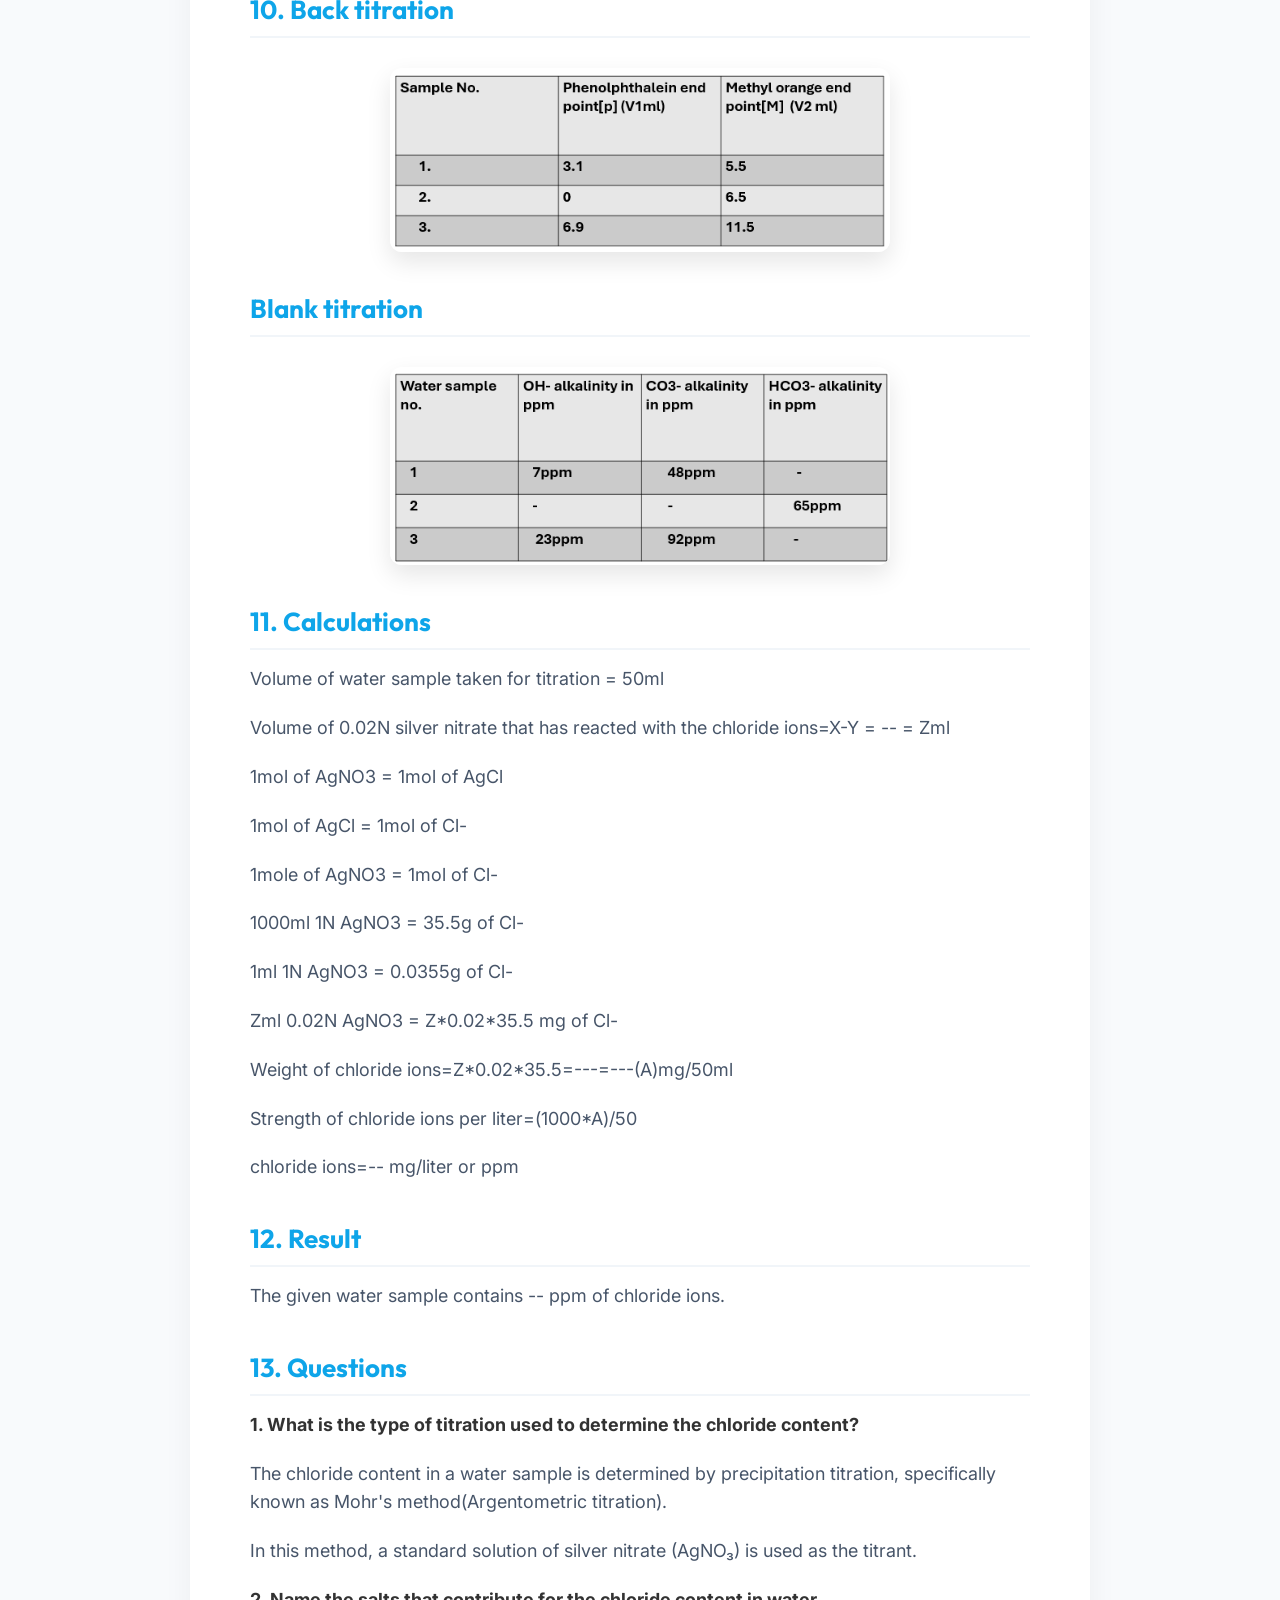
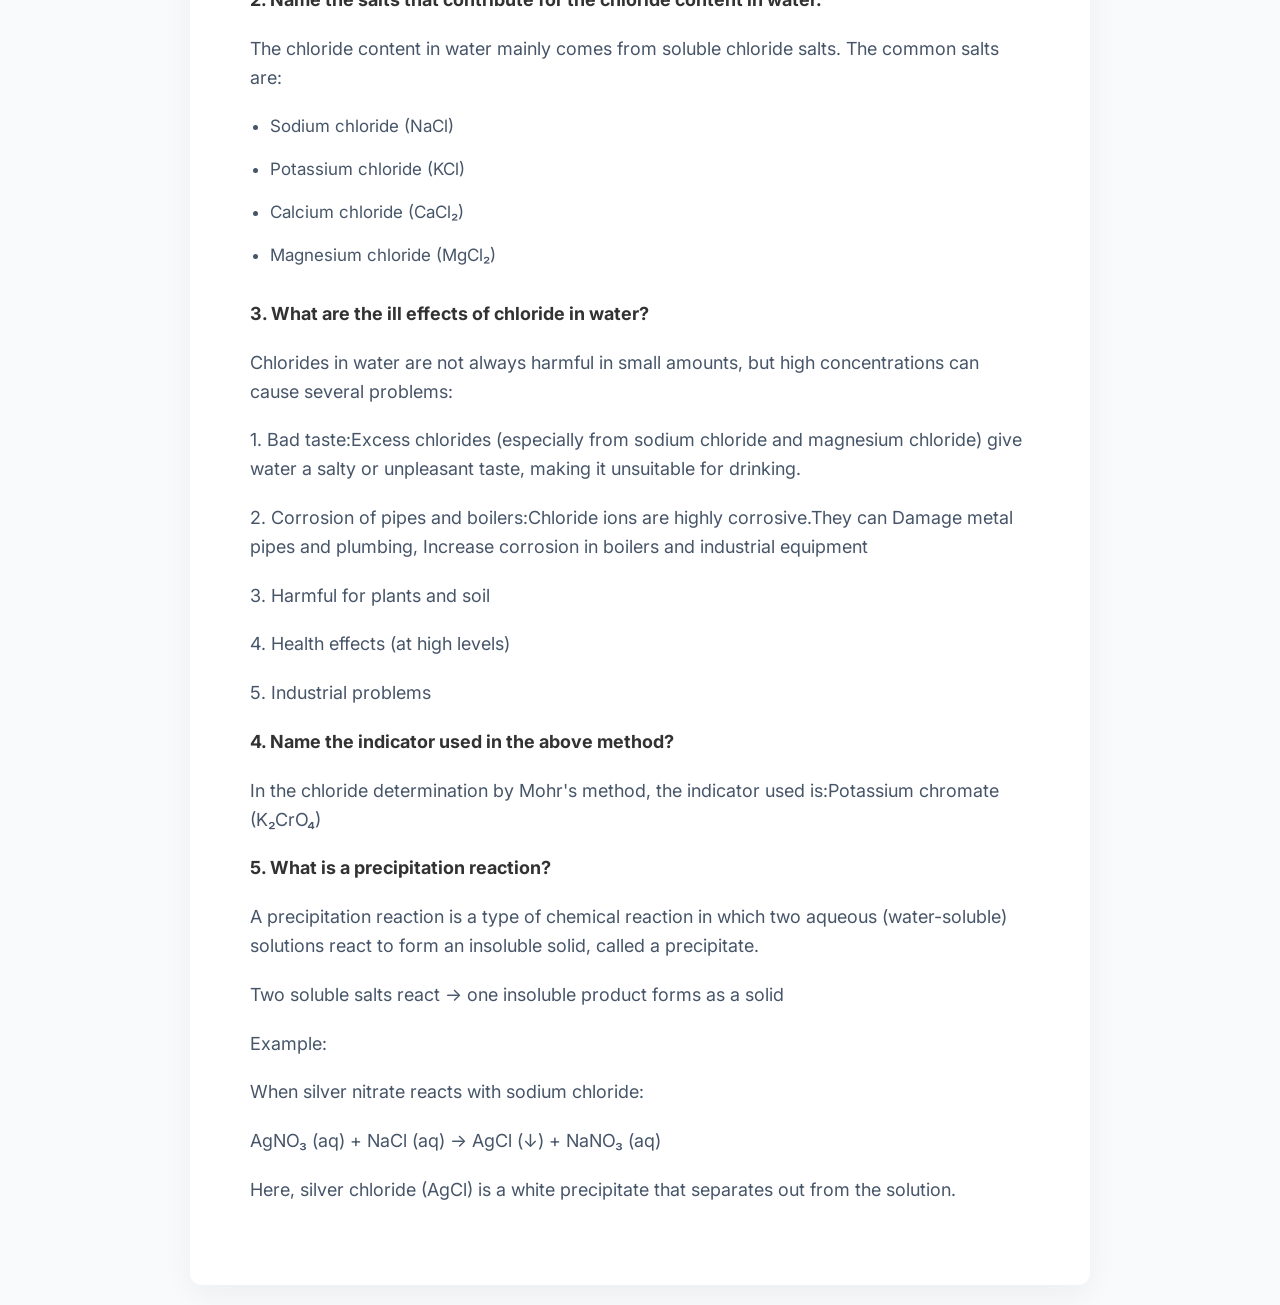
<file: Determine_chloride_ion.html>
<DOCTYPE>
<html lang="en">
<head>
    <meta charset="UTF-8">
    <meta name="viewport" content="width-device-width, initial-scale=1.0">
    <title>Determine the chloride ion in water sample - Chemistry Project</title>
    <link rel="stylesheet" href="style.css">
    </head>
    <body>
        <nav class="navbar">
            <div class="logo">
                <img src="logo.jpeg" alt="logo">
            </div>
            <ul class="nav-list">
                <li><a href="index.html">Home</a></li>
                <li><a href="experiments.html">Experiments</a></li>
            </ul>
        </nav>

    <h1 class="text-center" style="margin-top: 40px;">Chemistry Experiments</h1>

    <div class="reading-container">
        <div class="content-card">
            <h2>1. Title</h2>
            <p>To determine the chloride(Cl-) content of water sample by Mohrs Method (Argentometric method).</p>

            <h2>2. Prior Concept</h2>
            <p>Volumetric analysis,Indicator theory.</p>

            <h2>New Concepts</h2>
            <p>Precipitation titration,chemical reactions.</p>

            <h2>Proposition 1</h2>
            <p>Chlorides are present in water usually as NaCl, MgCl2, and CaCl2. Chlorides are not harmful, but
               their concentrations above 250 ppm impart a peculiar taste to the water, thus making the water
               unacceptable for drinking purposes. High concentration of chloride in the water sample indicates pollution.
               MgCl2 and CaCl2 significantly increase the Cl- content.</p>

            <h2>Proposition 2</h2>
            <p>Mohr's method is used for the determination of chloride ions in the water sample, which is neutral or slightly
               alkaline. This method determines the chloride ion concentration of a solution by titration with silver nitrate.
               As the silver nitrate solution is slowly added, a precipitate of silver chloride forms.</p>

            <p>The indicator used is dilute potassium chromate solution. When all the chloride ions have reacted, any excess
               silver nitrate added will react with chromate ions to form a red-brown precipitate of silver chromate. This procedure is known as Mohr's method.</p>

            <p>The pH of the water sample should be between 7 to 8.5. At pH higher than 8.5, silver ions get hydrated to form the silver hydroxide,
               and at the pH below 7(acidic), potassium chromate is converted to potassium dichromate.</p>

            <h2>4. Chemical Reaction</h2>
            <p>Ag⁺(aq) + Cl⁻(aq) → AgCl (white precipitate)</p>
            <p>2AgNO3(aq) + K2CrO₄(aq) → Ag₂CrO₄(s) +2KNO3(reddish-brown precipitate)</p>

            <h2>5. Chemicals</h2>
            <p>Standard 0.02N silver nitrate solution and 5% potassium chromate solution as indicator.</p>

            <h2>6. Apparatus</h2>
            <p>Measuring cylinder,conical flask,volumetric flask,Burette,pipette,drpper,etc.</p>
  
            <h2>7. Instrument</h2>
            <p>No instruments required.</p>

            <h2>8. Learning Objectives</h2>
            <p><strong style="color: rgba(0, 0, 0, 0.803);">1. Intellectual skills:</strong></p>
            <ul class="rule-list">
                <li>To understand the concept of chloride content of water and its elimination.</li>
                <li>To  understand the theory behind precipitation titration.</li>
                <li>To understand the mechanism of working of indicators.</li>
            </ul>

            <p><strong style="color: rgba(0, 0, 0, 0.803);">2. Motor skills:</strong></p>
            <ul class="rule-list">
                <li>Ability to perform titration.</li>
                <li>Ability to handle glassware and preparation od solution of accurate conc.</li>
                <li>Ability to recognize end point of titration by observing visual color change.</li>
            </ul>

            <h2>9. Procedure</h2>
            <ul class="rule-list">
                <li>Standard 0.02 normal silver nitrate solution, dissolve exactly 3.3978 gram
                   of dry solid AgNO3 in distilled water and dilute it to 1 liter with distilled water in a 
                   volumetric flask, then store in a brown bottle.</li>
                <li>5% potassium chromate solution dissolve 5 gram of solid K2CrO4 in 100 ml of distilled water</li>
                <li>Determination of chloride content.</li>

                <li><strong style="color: rgba(0, 0, 0, 0.803);">Back titration:</strong></li>
                <p>Pipette out 50 ml of given water sample into a 250 ml of conical flask and add 5 to 6 drops of 
                   potassium chromate as indicator. Now titrate this yellow coloured solution against standard 0.02N
                   silver nitrate solution taken in burette. Initially, white precipitate of silver chloride is formed which appears
                   yellow due to the indicator. When all the chloride ions in water sample gets precipitated, then addition of an extra
                   drop of silver nitrate forms a reddish-brown precipitate of silver chromate. Thus, formation of reddish-brown precipitate
                   indicates the end point. Note down the burette reading and repeat the same titration for two more times. Let the constant burette reading be x ml.</p>

                    <li><strong style="color: rgba(0, 0, 0, 0.803);">Blank titration:</strong></li>
                    <p>The blank titration is also carried out as above with distilled water. In a 250 ml of conical glass pipette out 50 ml of distilled
                       water and add 5 to 6 drops of potassium chromate as indicator. Now titrate it against standard 0.102 N silver nitrate solution until 
                       the formation of reddish-brown precipitate at the end point. Note down the burette reading and repeat the same titration for two more times. 
                       Let the constant burette reading be "Y" ml.</p>
            </ul>

            <h2>10. Back titration</h2>
            <div class="exp2_flowchart_image">
                <img src="exp3_table.png" alt="table">
            </div>

            <h2>Blank titration</h2>
            <div class="exp2_flowchart_image">
                <img src="exp3_table2.png" alt="table">
            </div>

            <h2>11. Calculations</h2>
            <p>Volume of water sample taken for titration = 50ml</p>
            <p>Volume of 0.02N silver nitrate that has reacted with the chloride ions=X-Y = -- = Zml</p> <!--add value-->
            <p>1mol of AgNO3 = 1mol of AgCl</p>
            <p>1mol of AgCl = 1mol of Cl-</p>
            <p>1mole of AgNO3 = 1mol of Cl-</p>
            <p>1000ml 1N AgNO3 = 35.5g of Cl-</p>
            <p>1ml 1N AgNO3 = 0.0355g of Cl-</p>
            <p>Zml 0.02N AgNO3 = Z*0.02*35.5 mg of Cl-</p>
            <p>Weight of chloride ions=Z*0.02*35.5=---=---(A)mg/50ml</p> <!--add value-->
            <p>Strength of chloride ions per liter=(1000*A)/50</p>
            <p>chloride ions=-- mg/liter or ppm</p> <!--add value-->

            <h2>12. Result</h2>
            <p>The given water sample contains -- ppm of chloride ions.</p> <!--add value-->

            <h2>13. Questions</h2>
            <p><strong style="color: rgba(0, 0, 0, 0.803);">1. What is the type of titration used to determine the chloride content?</strong></p>
            <p>The chloride content in a water sample is determined by precipitation titration, specifically known as Mohr's method(Argentometric titration).</p>
            <p>In this method, a standard solution of silver nitrate (AgNO₃) is used as the titrant.</p>

            <p><strong style="color: rgba(0, 0, 0, 0.803);">2. Name the salts that contribute for the chloride content in water.</strong></p>
            <p>The chloride content in water mainly comes from soluble chloride salts. The common salts are:</p>
            <ul class="rule-list">
                <li>Sodium chloride (NaCl)</li>
                <li>Potassium chloride (KCl)</li>
                <li>Calcium chloride (CaCl₂)</li>
                <li>Magnesium chloride (MgCl₂)</li>
            </ul>

            <p><strong style="color: rgba(0, 0, 0, 0.803);">3. What are the ill effects of chloride in water?</strong></p>
            <p>Chlorides in water are not always harmful in small amounts, but high concentrations can cause several problems:</p>
            <p>1. Bad taste:Excess chlorides (especially from sodium chloride and magnesium chloride) give water a salty or unpleasant taste,
               making it unsuitable for drinking.</p>
            <p>2. Corrosion of pipes and boilers:Chloride ions are highly corrosive.They can Damage metal pipes and plumbing,
               Increase corrosion in boilers and industrial equipment</p>
            <p>3. Harmful for plants and soil</p>
            <p>4. Health effects (at high levels)</p> 
            <p>5. Industrial problems</p>

            <p><strong style="color: rgba(0, 0, 0, 0.803);">4. Name the indicator used in the above method?</strong></p>
            <p>In the chloride determination by Mohr's method, the indicator used is:Potassium chromate (K₂CrO₄)</p>

            <p><strong style="color: rgba(0, 0, 0, 0.803);">5. What is a precipitation reaction?</strong></p>
            <p>A precipitation reaction is a type of chemical reaction in which two aqueous (water-soluble) solutions react to form an insoluble solid, called a precipitate.</p>
            <p>Two soluble salts react → one insoluble product forms as a solid</p>
            <p>Example:</p>
            <p>When silver nitrate reacts with sodium chloride:</p>
            <p>AgNO₃ (aq) + NaCl (aq) → AgCl (↓) + NaNO₃ (aq)</p>
            <p>Here, silver chloride (AgCl) is a white precipitate that separates out from the solution.</p>
        </div>
    </div>  
</body>
</html>
</file>
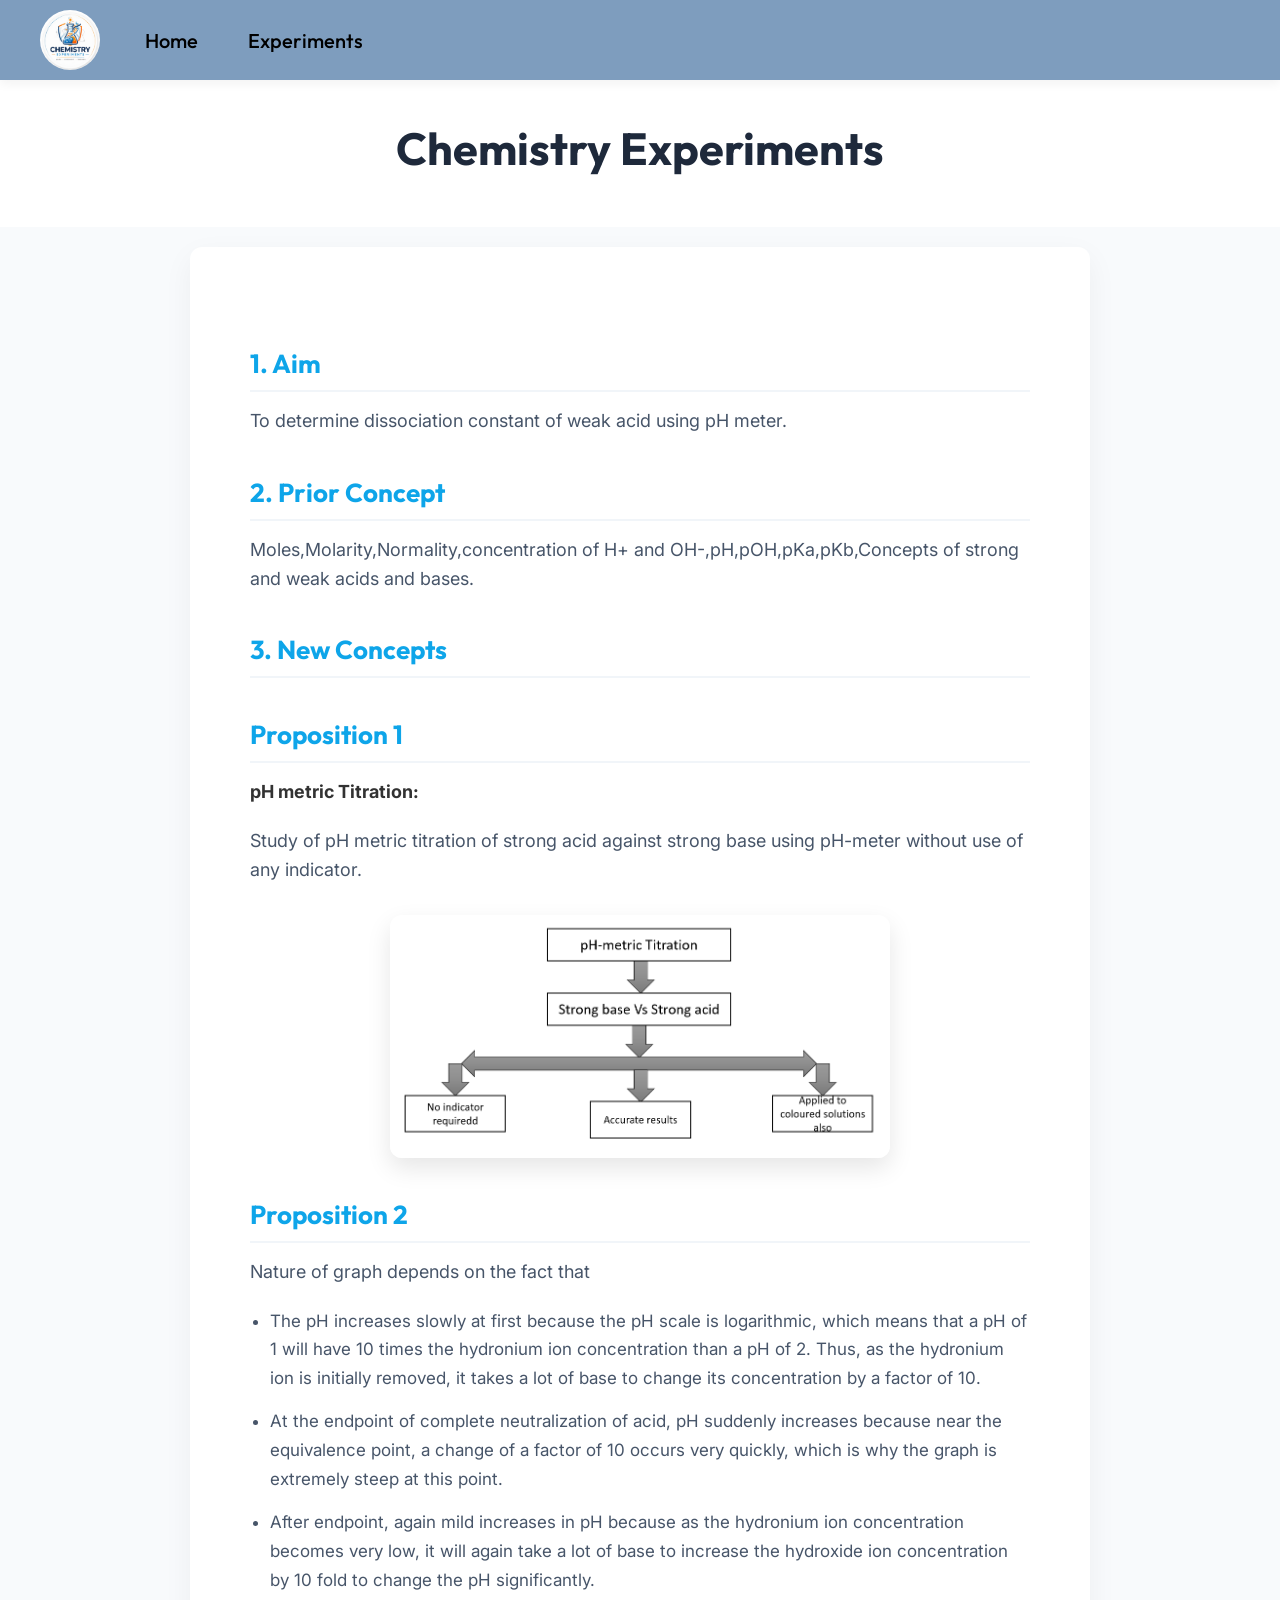
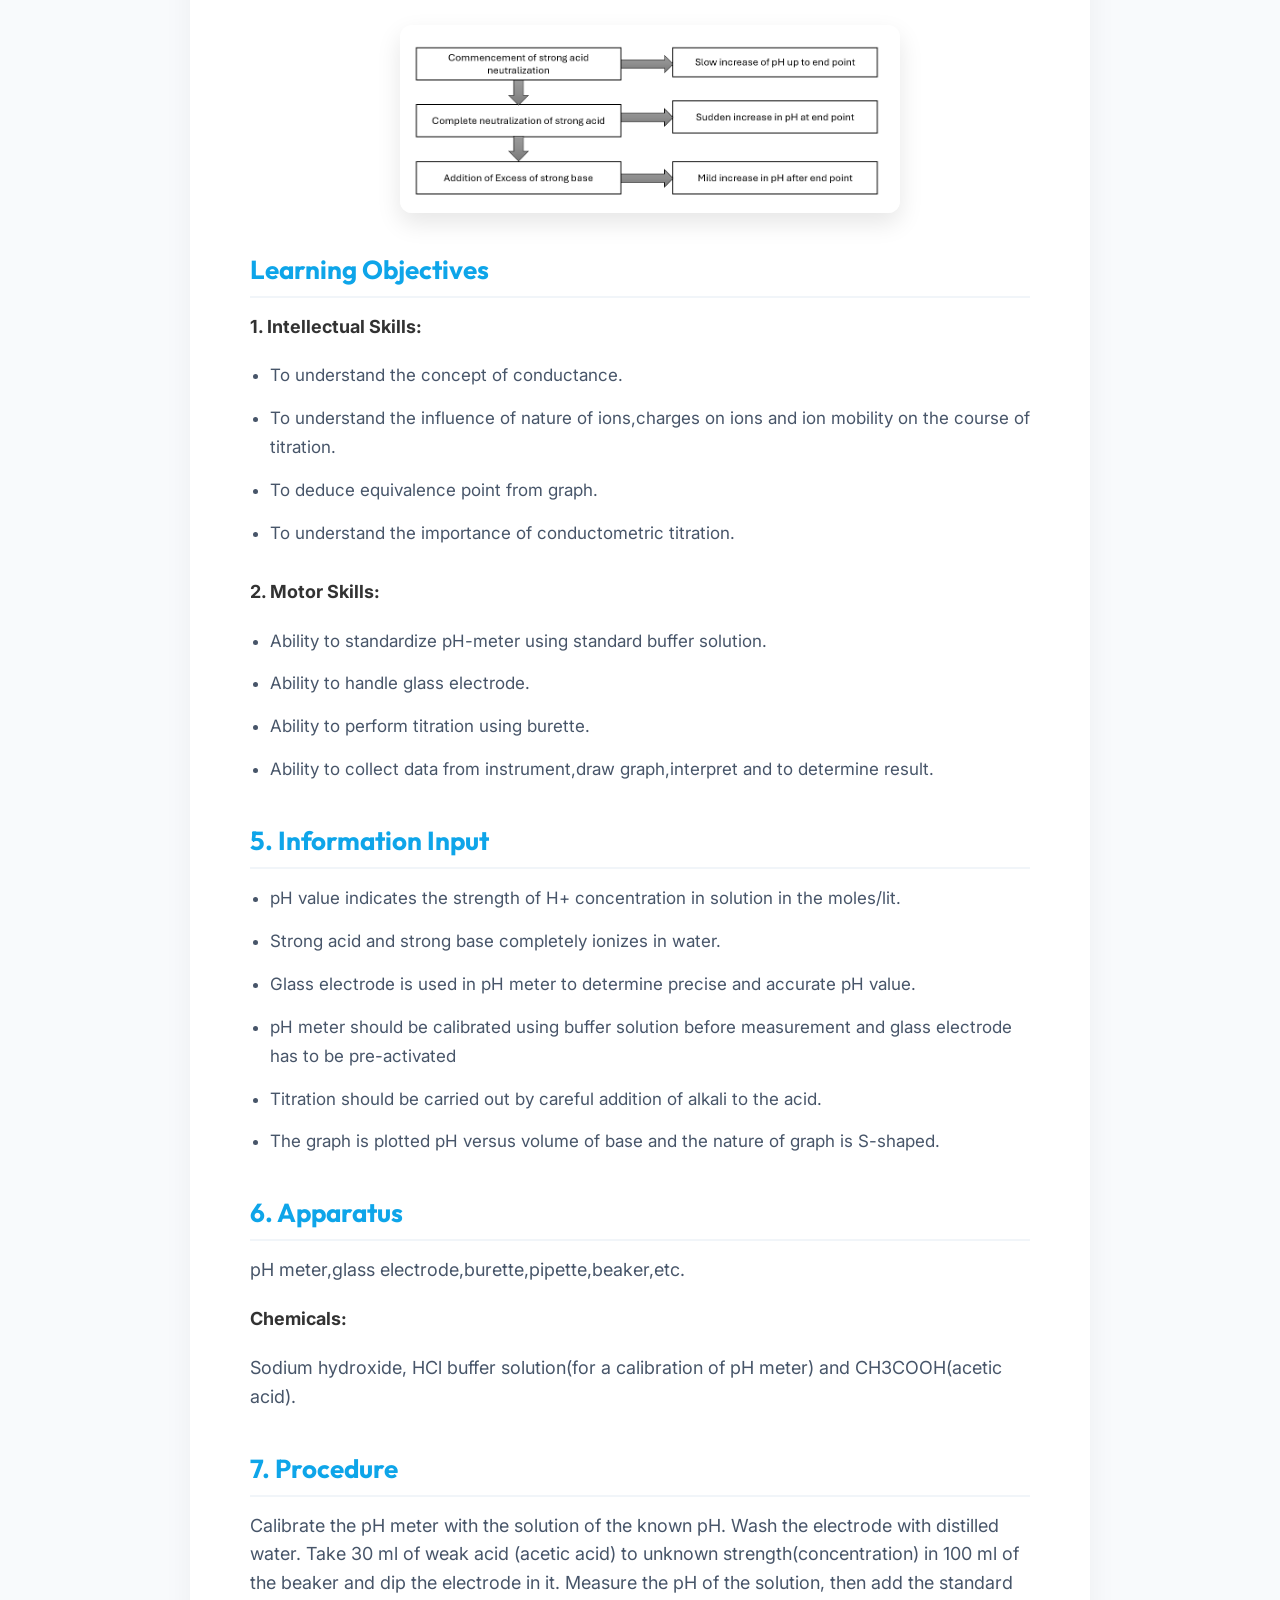
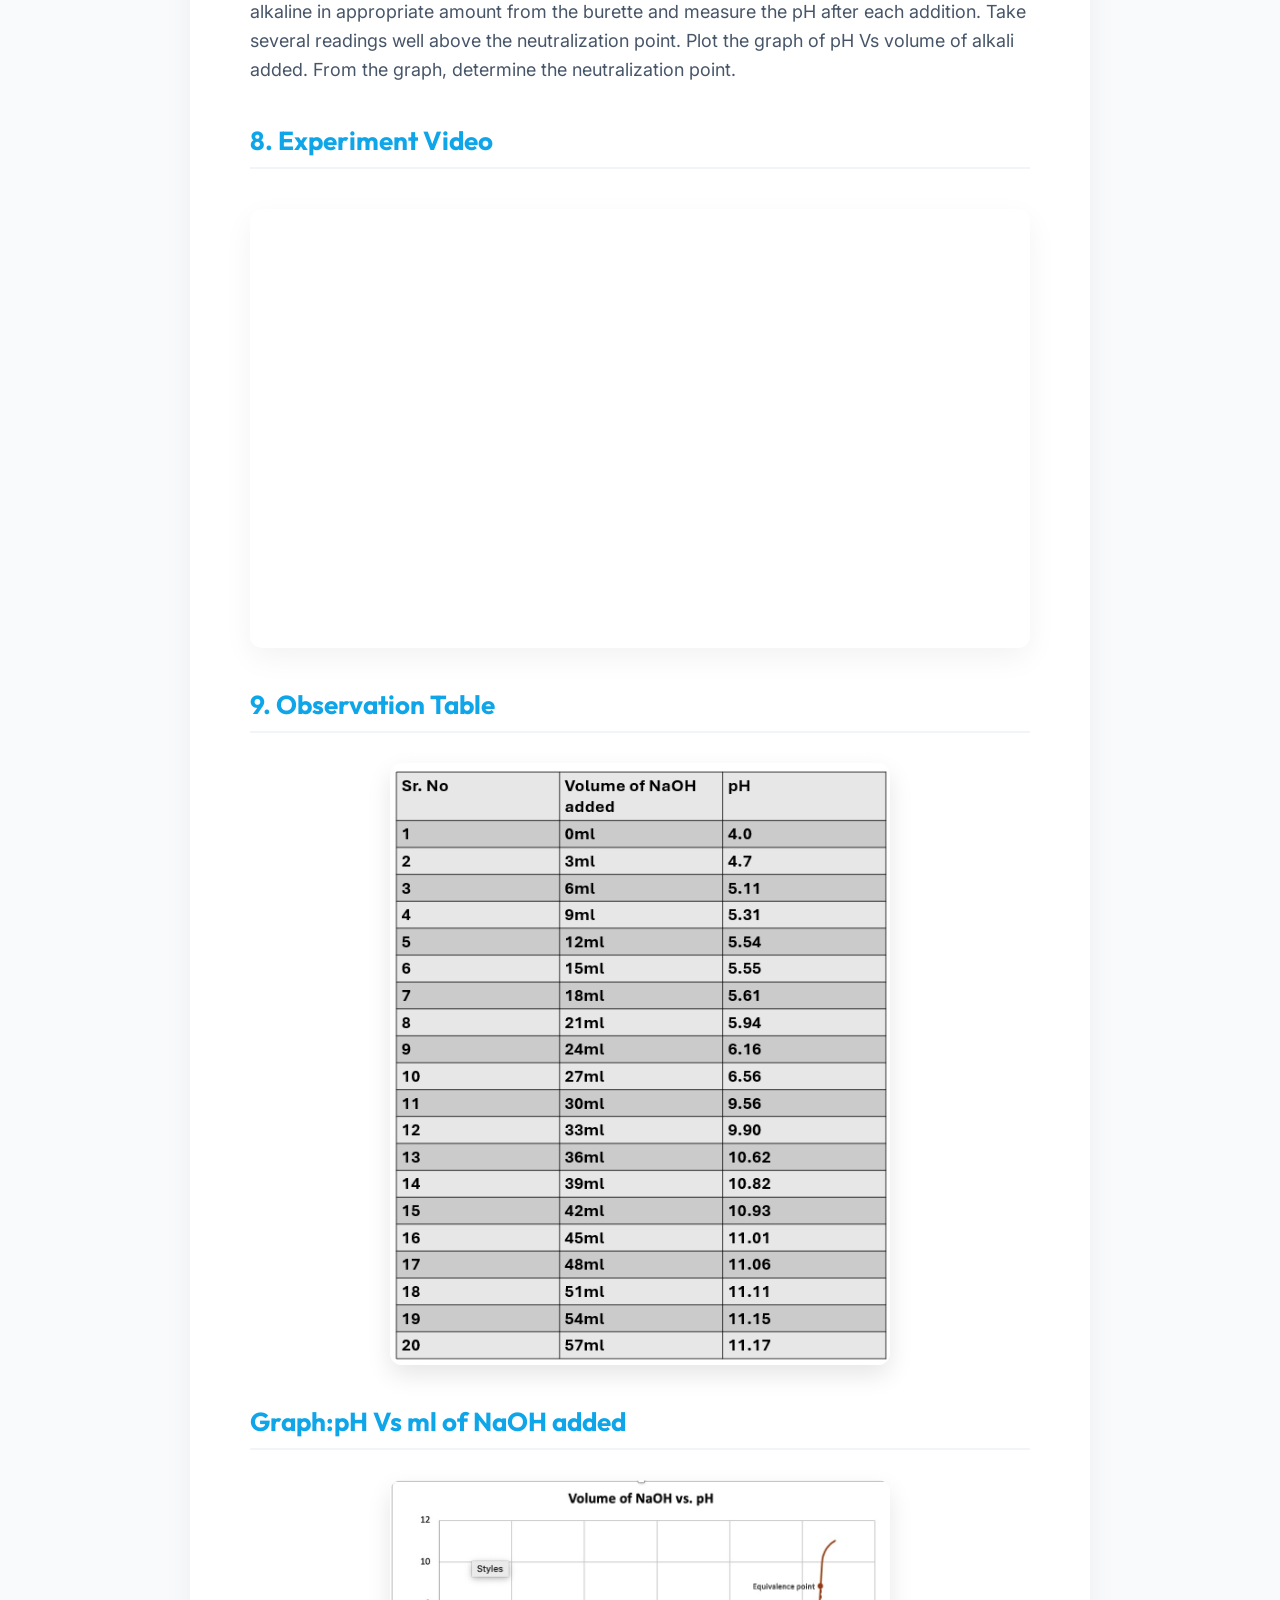
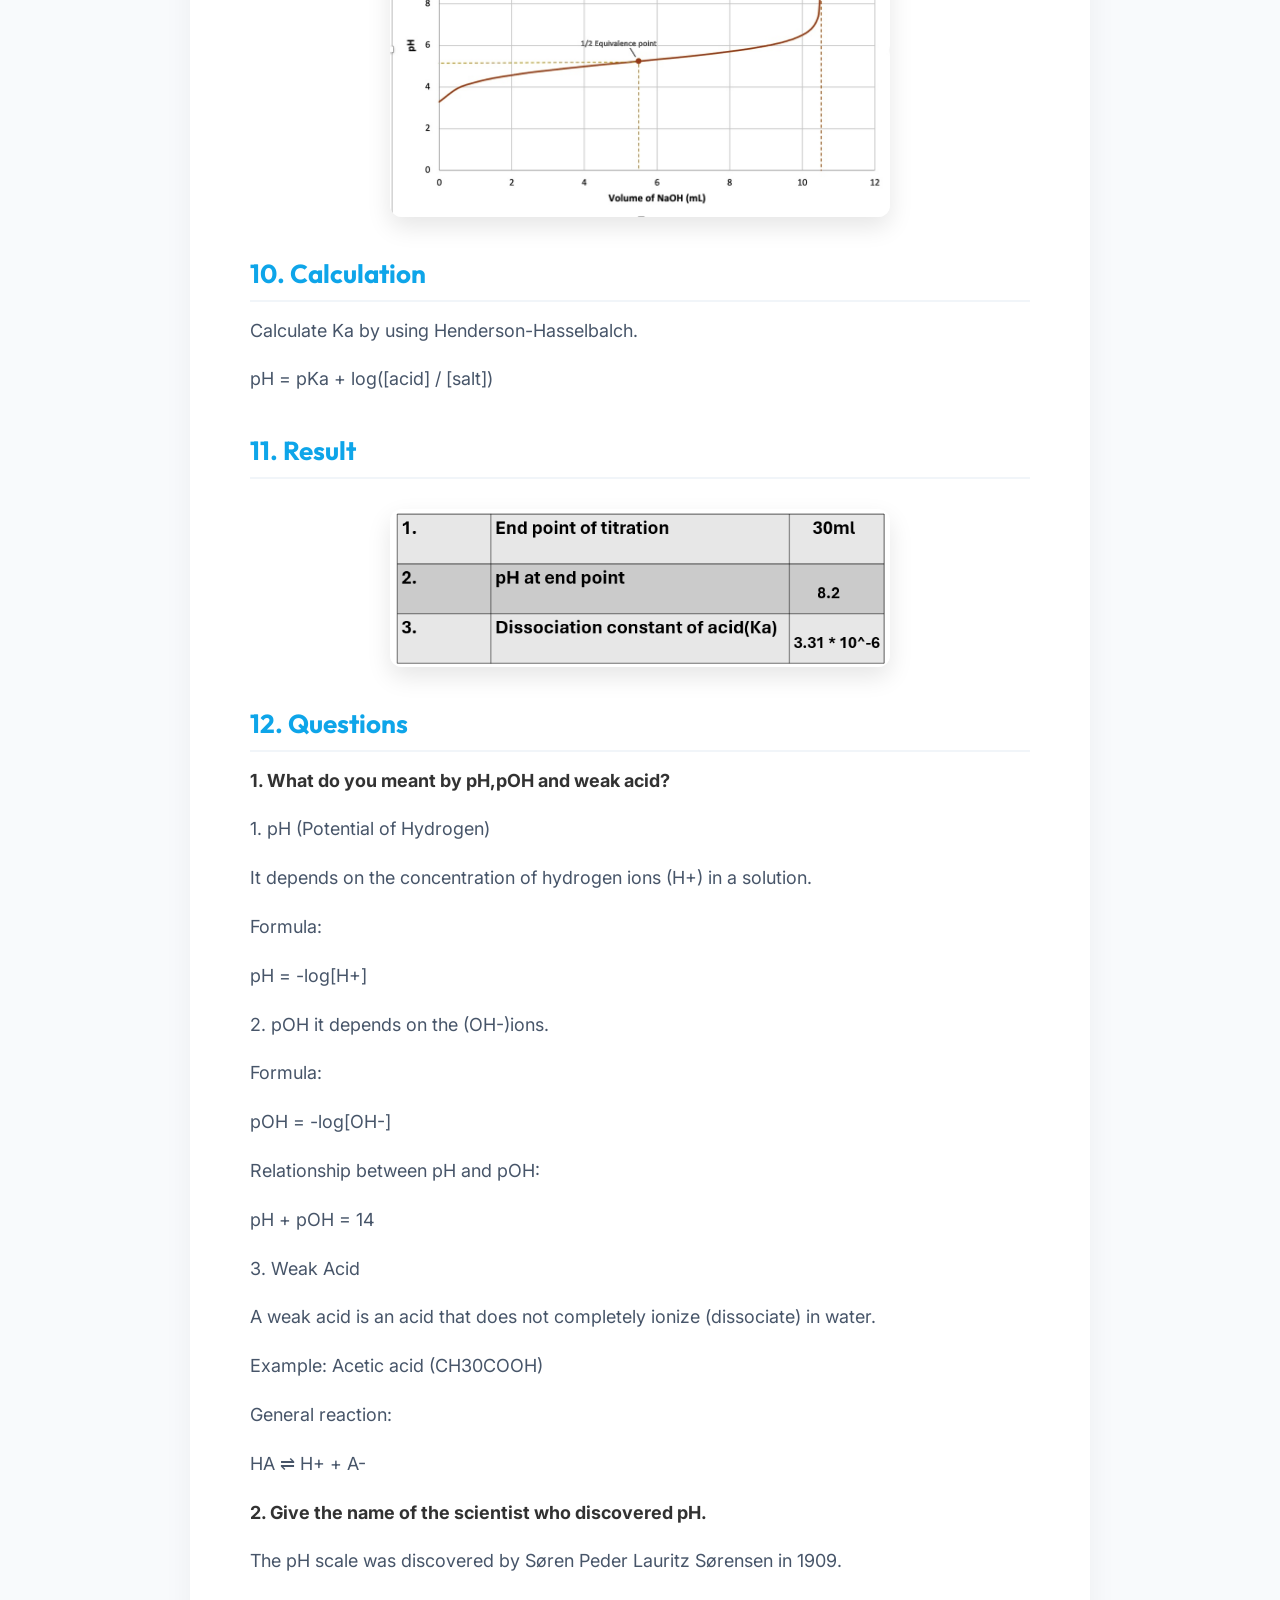
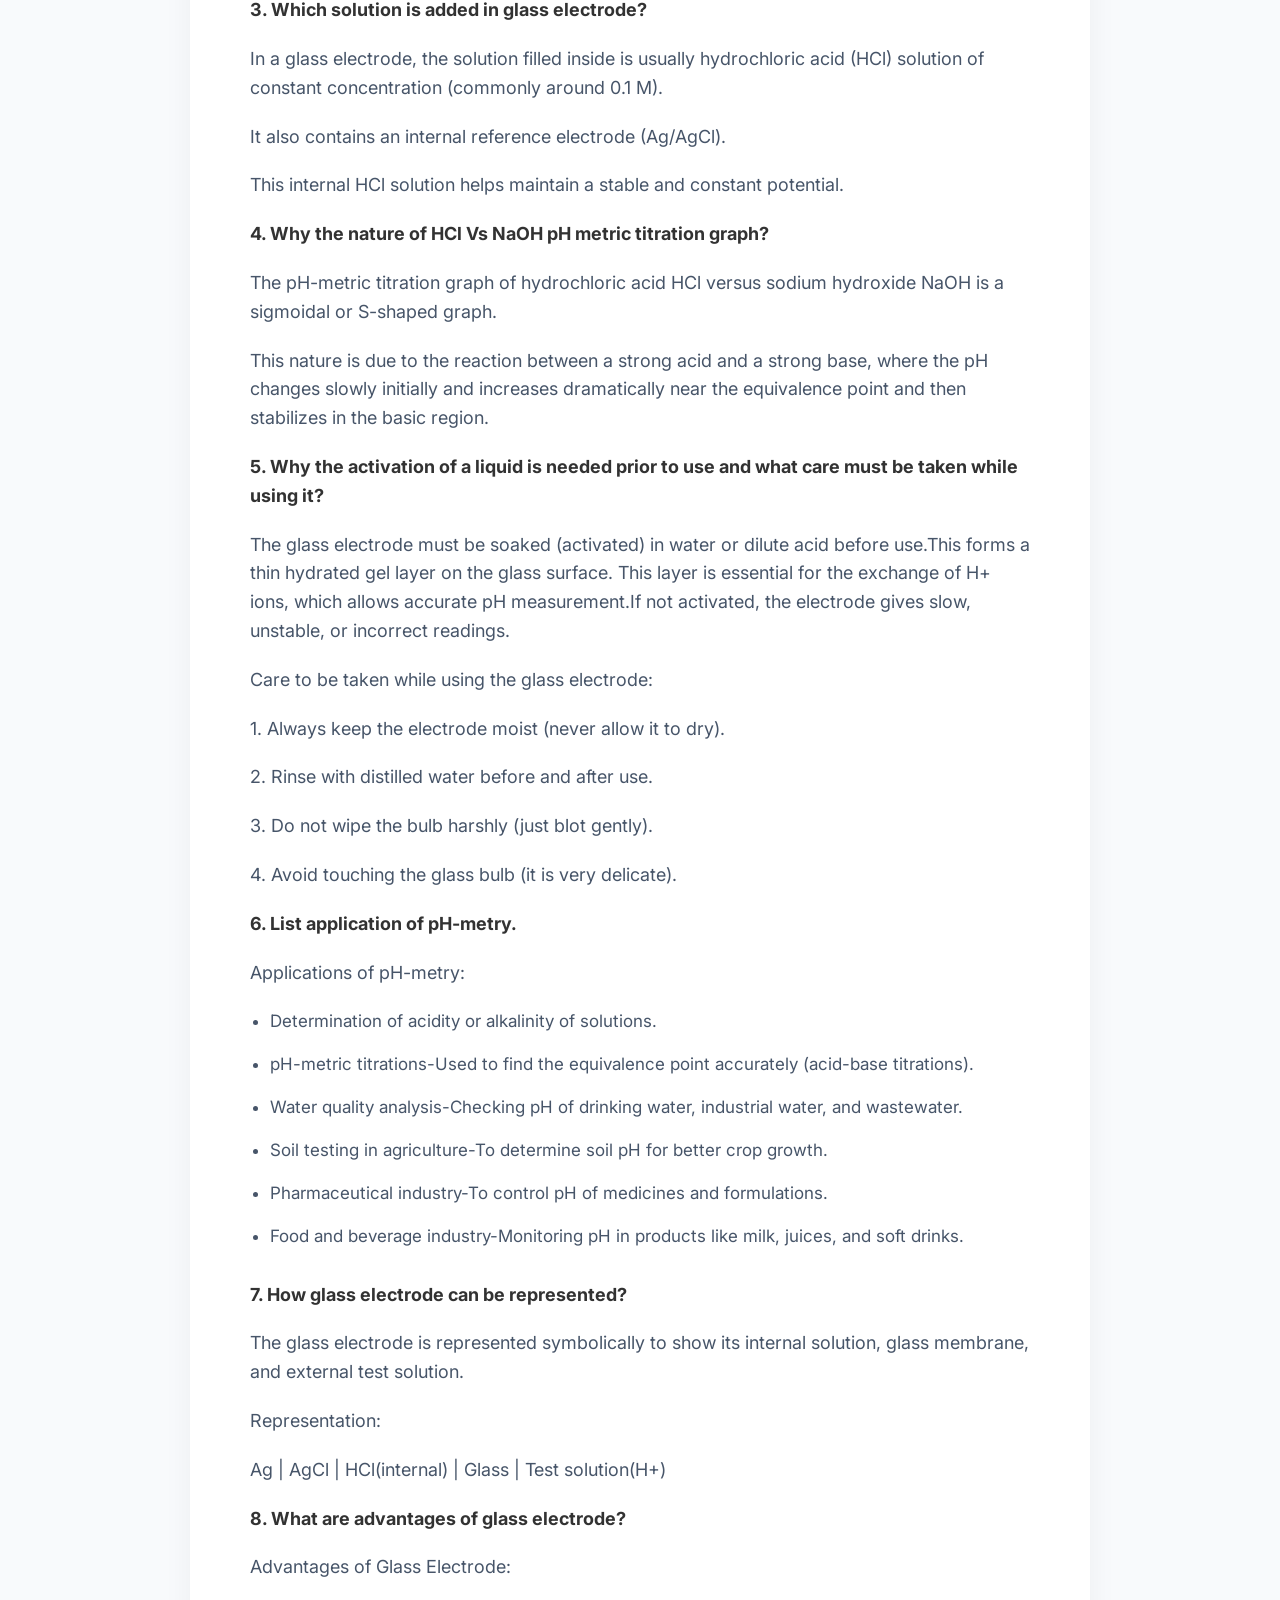
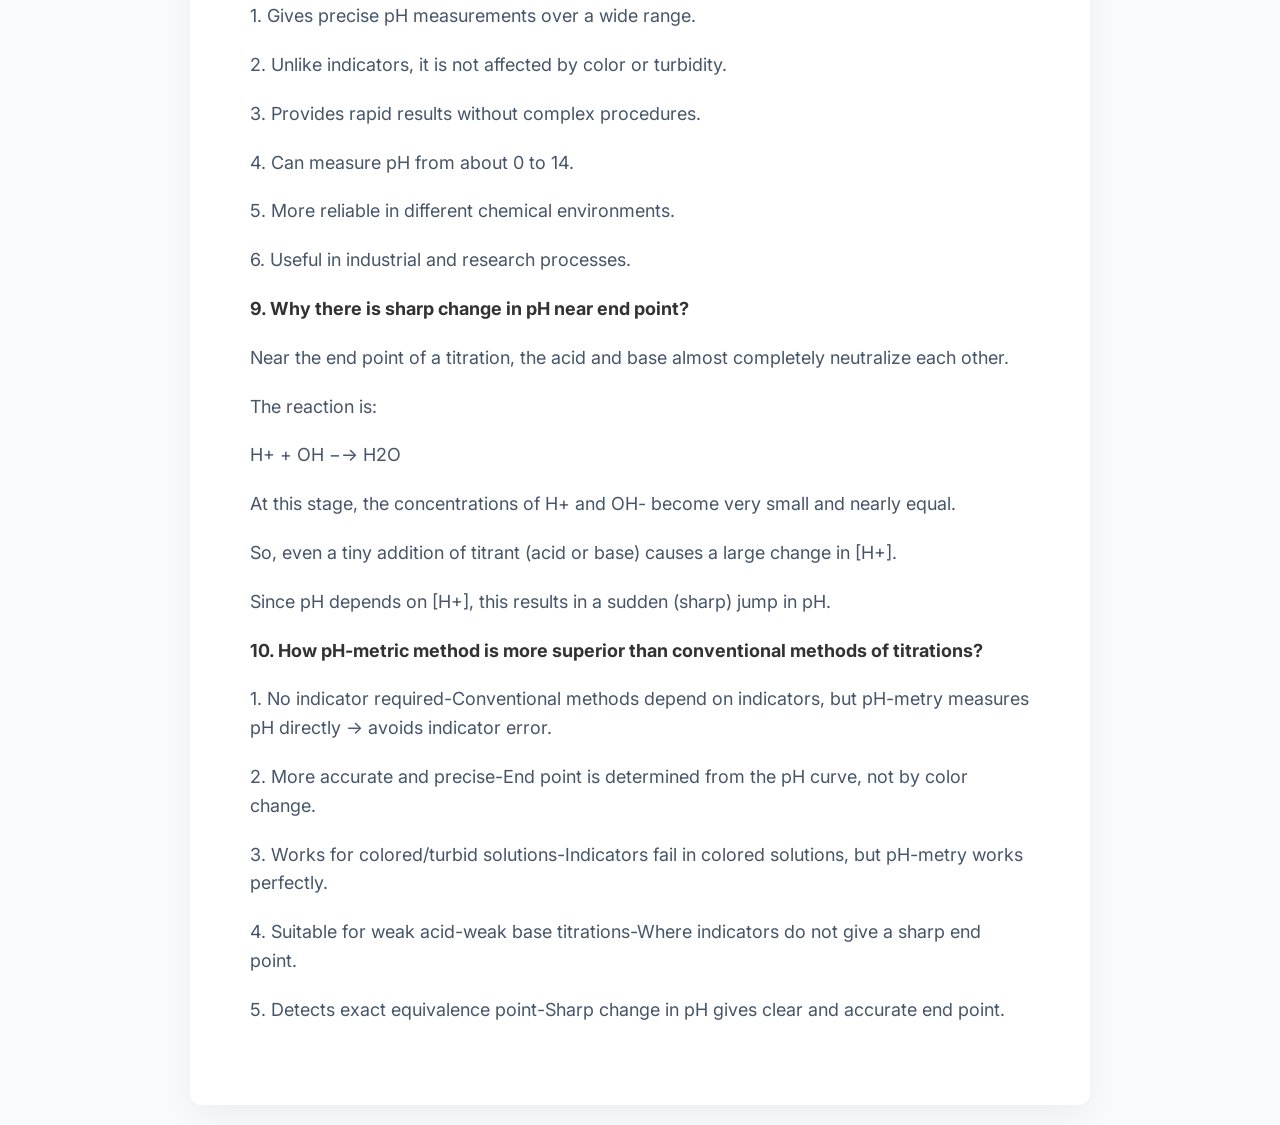
<file: Determine_dissociation_constant.html>
<DOCTYPE>
<html lang="en">
<head>
    <meta charset="UTF-8">
    <meta name="viewport" content="width-device-width, initial-scale=1.0">
    <title>Determine dissociation constant of weak acid - Chemistry Project</title>
    <link rel="stylesheet" href="style.css">
    </head>
    <body>
        <nav class="navbar">
            <div class="logo">
                <img src="logo.jpeg" alt="logo">
            </div>
            <ul class="nav-list">
                <li><a href="index.html">Home</a></li>
                <li><a href="experiments.html">Experiments</a></li>
            </ul>
        </nav>

    <h1 class="text-center" style="margin-top: 40px;">Chemistry Experiments</h1>

    <div class="reading-container">
        <div class="content-card">
            <h2>1. Aim</h2>
            <p>To determine dissociation constant of weak acid using pH meter.</p>

            <h2>2. Prior Concept</h2>
            <p>Moles,Molarity,Normality,concentration of H+ and OH-,pH,pOH,pKa,pKb,Concepts of strong and weak acids and bases.</p>

            <h2>3. New Concepts</h2>
            <h2>Proposition 1</h2>
            <p><strong style="color: rgba(0, 0, 0, 0.803);">pH metric Titration:</strong></p>
            <p>Study of pH metric titration of strong acid against strong base using pH-meter without use of any indicator.</p>

            <div class="exp2_flowchart_image">
                <img src="exp5_table1.png" alt="flowchart">
            </div>

            <h2>Proposition 2</h2>
            <p>Nature of graph depends on the fact that</p>
            <ul class="rule-list">
                <li>The pH increases slowly at first because the pH scale is logarithmic, which means that a pH of 1 will
                    have 10 times the hydronium ion concentration than a pH of 2. Thus, as the hydronium ion is initially removed, 
                    it takes a lot of base to change its concentration by a factor of 10.</li>
                <li>At the endpoint of complete neutralization of acid, pH suddenly increases because near the equivalence point, 
                    a change of a factor of 10 occurs very quickly, which is why the graph is extremely steep at this point.</li>
                <li>After endpoint, again mild increases in pH because as the hydronium ion concentration becomes very low, it
                    will again take a lot of base to increase the hydroxide ion concentration by 10 fold to change the pH significantly.</li>
                
                <div class="exp2_flowchart_image">
                    <img src="exp5_table2.png" alt="flowchart">
                </div>
            </ul>
                
            <h2>Learning Objectives</h2>
            <p><strong style="color: rgba(0, 0, 0, 0.803);">1. Intellectual Skills:</strong></p>
            <ul class="rule-list">
                <li>To understand the concept of conductance.</li>
                <li>To understand the influence of nature of ions,charges on ions and ion mobility on the course of titration.</li>
                <li>To deduce equivalence point from graph.</li>
                <li>To understand the importance of conductometric titration.</li>
            </ul>
            <p><strong style="color: rgba(0, 0, 0, 0.803);">2. Motor Skills:</strong></p>
            <ul class="rule-list">
                <li>Ability to standardize pH-meter using standard buffer solution.</li>
                <li>Ability to handle glass electrode.</li>
                <li>Ability to perform titration using burette.</li>
                <li>Ability to collect data from instrument,draw graph,interpret and to determine result.</li>
            </ul>
            
            <h2>5. Information Input</h2>
            <ul class="rule-list">
                <li>pH value indicates the strength of H+ concentration in solution in the moles/lit.</li>
                <li>Strong acid and strong base completely ionizes in water.</li>
                <li>Glass electrode is used in pH meter to determine precise and accurate pH value.</li>
                <li>pH meter should be calibrated using buffer solution before measurement and glass electrode has to be pre-activated</li>
                <li>Titration should be carried out by careful addition of alkali to the acid.</li>
                <li>The graph is plotted pH versus volume of base and the nature of graph is S-shaped.</li>
            </ul>

            <h2>6. Apparatus</h2>
            <p>pH meter,glass electrode,burette,pipette,beaker,etc.</p>
            <p><strong style="color: rgba(0, 0, 0, 0.803);">Chemicals:</strong></p>
            <p>Sodium hydroxide, HCl buffer solution(for a calibration of pH meter) and CH3COOH(acetic acid).</p>

            <h2>7. Procedure</h2>
            <p>Calibrate the pH meter with the solution of the known pH. Wash the electrode with distilled water. Take 30 ml of weak acid
               (acetic acid) to unknown strength(concentration) in 100 ml of the beaker and dip the electrode in it. Measure the pH of the solution,
               then add the standard alkaline in appropriate amount from the burette and measure the pH after each addition. Take several readings well 
               above the neutralization point. Plot the graph of pH Vs volume of alkali added. From the graph, determine the neutralization point.</p>
            
            <h2>8. Experiment Video</h2>
            <div class="video-container">
                <iframe src="https://www.youtube.com/embed/zIzeaPqtpLk" title="Dissociation constant Experiment Video" frameborder="0" allow="accelerometer; autoplay; clipboard-write; encrypted-media; gyroscope; picture-in-picture; web-share" allowfullscreen></iframe>
            </div>

            <h2>9. Observation Table</h2>
            <div class="exp2_flowchart_image">
                <img src="exp5_table3.png" alt="table">
            </div>

            <h2>Graph:pH Vs ml of NaOH added</h2>
            <div class="exp2_flowchart_image">
                <img src="exp5_table4.jpg" alt="graph">
            </div>

            <h2>10. Calculation</h2>
            <p>Calculate Ka by using Henderson-Hasselbalch.</p>
            <p>pH = pKa + log([acid] / [salt])</p>

            <h2>11. Result</h2>
            <div class="exp2_flowchart_image">
                <img src="exp5_table5.png" alt="table">
            </div>

            <h2>12. Questions</h2>
            <p><strong style="color: rgba(0, 0, 0, 0.803);">1. What do you meant by pH,pOH and weak acid?</strong></p>
            <p>1. pH (Potential of Hydrogen)</p>
            <p>It depends on the concentration of hydrogen ions (H+) in a solution.</p>
            <p>Formula:</p>
            <p>pH = -log[H+]</p>
            <p>2. pOH it depends on the (OH-)ions.</p>
            <p>Formula:</p>
            <p>pOH = -log[OH-]</p>
            <p>Relationship between pH and pOH:</p>
            <p>pH + pOH = 14</p>
            <p>3. Weak Acid</p>
            <p>A weak acid is an acid that does not completely ionize (dissociate) in water.</p>
            <p>Example: Acetic acid (CH30COOH)</p>
            <p>General reaction:</p>
            <p>HA ⇌ H+ + A-</p>

            <p><strong style="color: rgba(0, 0, 0, 0.803);">2. Give the name of the scientist who discovered pH.</strong></p>
            <p>The pH scale was discovered by Søren Peder Lauritz Sørensen in 1909.</p>

            <p><strong style="color: rgba(0, 0, 0, 0.803);">3. Which solution is added in glass electrode?</strong></p>
            <p>In a glass electrode, the solution filled inside is usually hydrochloric acid (HCl) solution of constant concentration (commonly around 0.1 M).</p>
            <p>It also contains an internal reference electrode (Ag/AgCl).</p>
            <p>This internal HCl solution helps maintain a stable and constant potential.</p>

            <p><strong style="color: rgba(0, 0, 0, 0.803);">4. Why the nature of HCl Vs NaOH pH metric titration graph?</strong></p>
            <p>The pH-metric titration graph of hydrochloric acid HCl versus sodium hydroxide NaOH is a sigmoidal or S-shaped graph.</p>
            <p>This nature is due to the reaction between a strong acid and a strong base, where the pH changes slowly initially and increases dramatically near the equivalence point and
               then stabilizes in the basic region.</p>
            
            
            <p><strong style="color: rgba(0, 0, 0, 0.803);">5. Why the activation of a liquid is needed prior to use and what care must be taken while using it?</strong></p>
            <p>The glass electrode must be soaked (activated) in water or dilute acid before use.This forms a thin hydrated gel layer on the glass surface.
               This layer is essential for the exchange of H+ ions, which allows accurate pH measurement.If not activated, the electrode gives slow, unstable, or incorrect readings.</p>
            <p>Care to be taken while using the glass electrode:</p>
            <p>1. Always keep the electrode moist (never allow it to dry).</p>
            <p>2. Rinse with distilled water before and after use.</p>
            <p>3. Do not wipe the bulb harshly (just blot gently).</p>
            <p>4. Avoid touching the glass bulb (it is very delicate).</p>

            <p><strong style="color: rgba(0, 0, 0, 0.803);">6. List application of pH-metry.</strong></p>
            <p>Applications of pH-metry:</p>
            <ul class="rule-list">
                <li>Determination of acidity or alkalinity of solutions.</li>
                <li>pH-metric titrations-Used to find the equivalence point accurately (acid-base titrations).</li>
                <li>Water quality analysis-Checking pH of drinking water, industrial water, and wastewater.</li>
                <li>Soil testing in agriculture-To determine soil pH for better crop growth.</li>
                <li>Pharmaceutical industry-To control pH of medicines and formulations.</li>
                <li>Food and beverage industry-Monitoring pH in products like milk, juices, and soft drinks.</li>
            </ul>

            <p><strong style="color: rgba(0, 0, 0, 0.803);">7. How glass electrode can be represented?</strong></p>
            <p>The glass electrode is represented symbolically to show its internal solution, glass membrane, and external test solution.</p>
            <p>Representation:</p>
            <p>Ag | AgCl | HCl(internal) | Glass | Test solution(H+)</p>

            <p><strong style="color: rgba(0, 0, 0, 0.803);">8. What are advantages of glass electrode?</strong></p>
            <p>Advantages of Glass Electrode:</p>
            <p>1. Gives precise pH measurements over a wide range.</p>
            <p>2. Unlike indicators, it is not affected by color or turbidity.</p>
            <p>3. Provides rapid results without complex procedures.</p>
            <p>4. Can measure pH from about 0 to 14.</p>
            <p>5. More reliable in different chemical environments.</p>
            <p>6. Useful in industrial and research processes.</p>

            <p><strong style="color: rgba(0, 0, 0, 0.803);">9. Why there is sharp change in pH near end point?</strong></p>
            <p>Near the end point of a titration, the acid and base almost completely neutralize each other.</p>
            <p>The reaction is:</p>
            <p>H+ + OH −→ H2O</p>
            <p>At this stage, the concentrations of H+ and OH- become very small and nearly equal.</p>
            <p>So, even a tiny addition of titrant (acid or base) causes a large change in [H+].</p>
            <p>Since pH depends on [H+], this results in a sudden (sharp) jump in pH.</p>

            <p><strong style="color: rgba(0, 0, 0, 0.803);">10. How pH-metric method is more superior than conventional methods of titrations?</strong></p>
            <p>1. No indicator required-Conventional methods depend on indicators, but pH-metry measures pH directly → avoids indicator error.</p>
            <p>2. More accurate and precise-End point is determined from the pH curve, not by color change.</p>
            <p>3. Works for colored/turbid solutions-Indicators fail in colored solutions, but pH-metry works perfectly.</p>
            <p>4. Suitable for weak acid-weak base titrations-Where indicators do not give a sharp end point.</p>
            <p>5. Detects exact equivalence point-Sharp change in pH gives clear and accurate end point.</p>


        </div>
    </div>

    
</body>
</html>
</file>
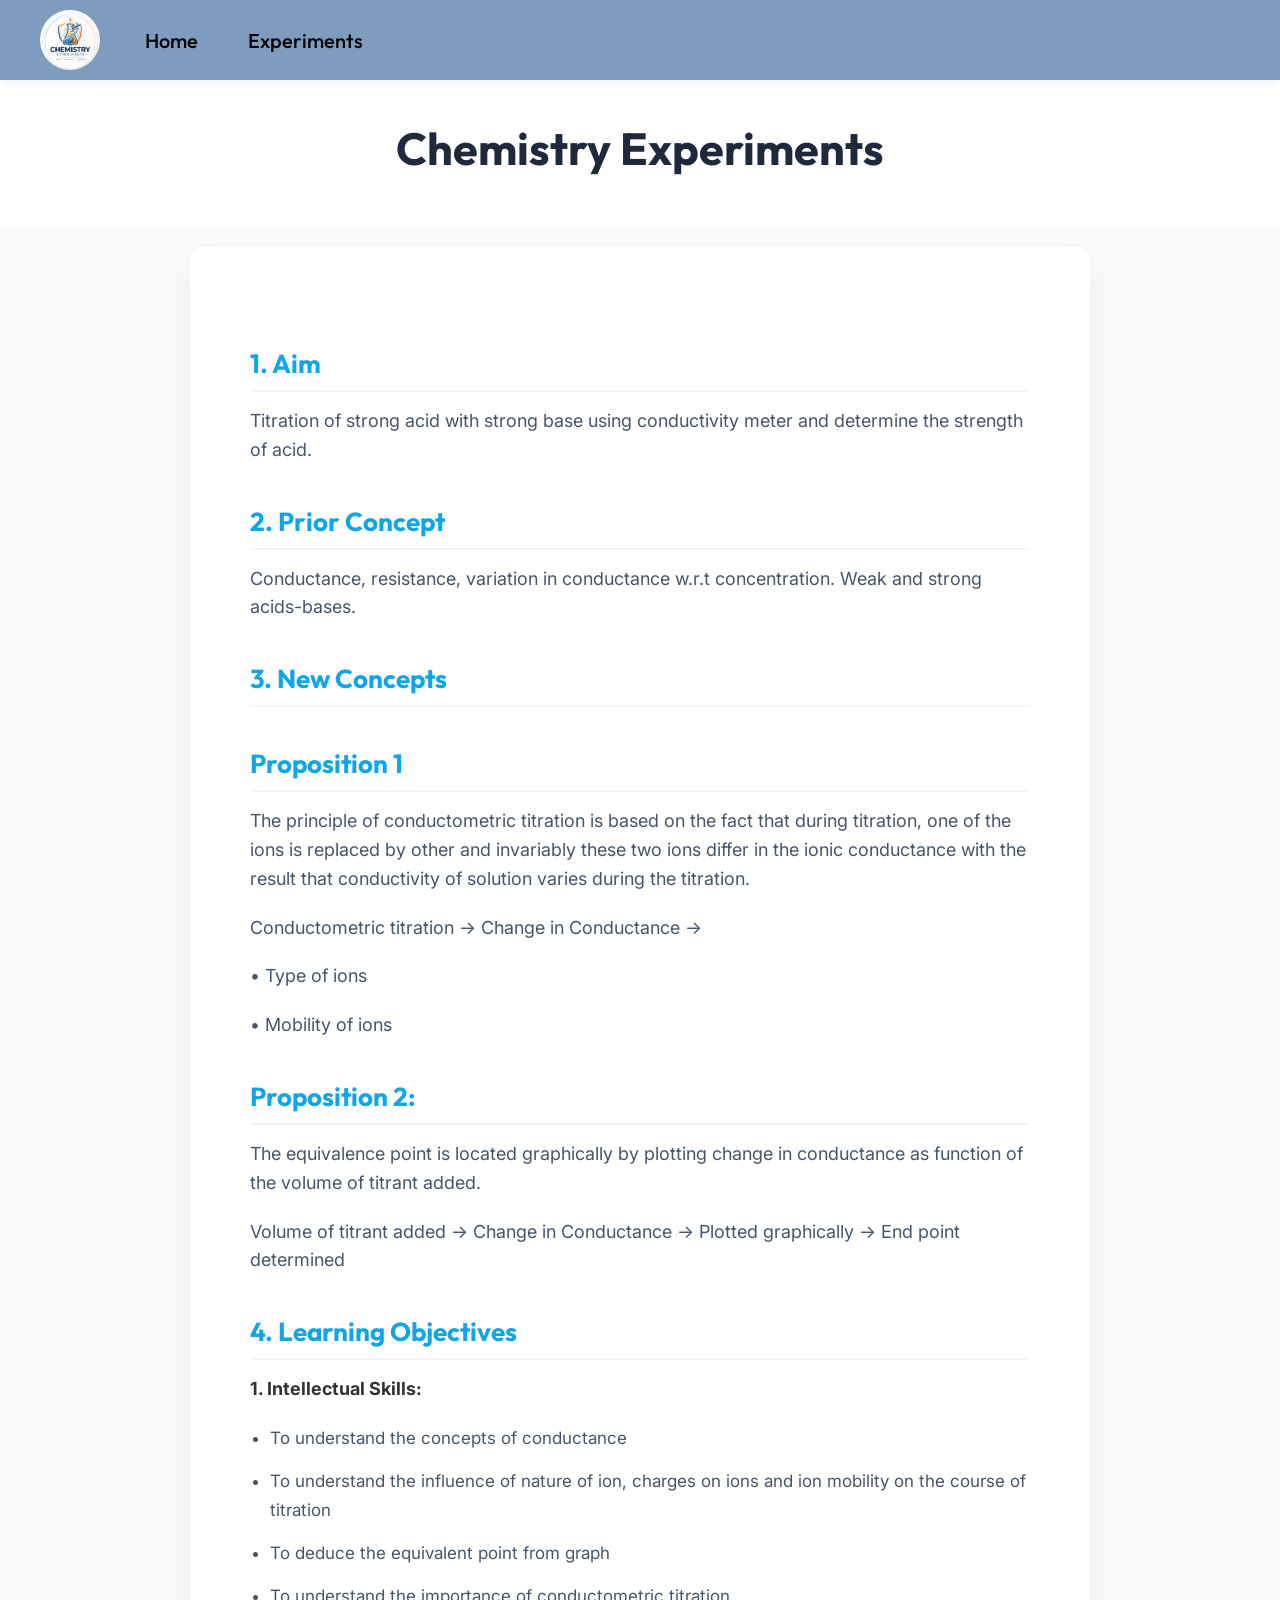
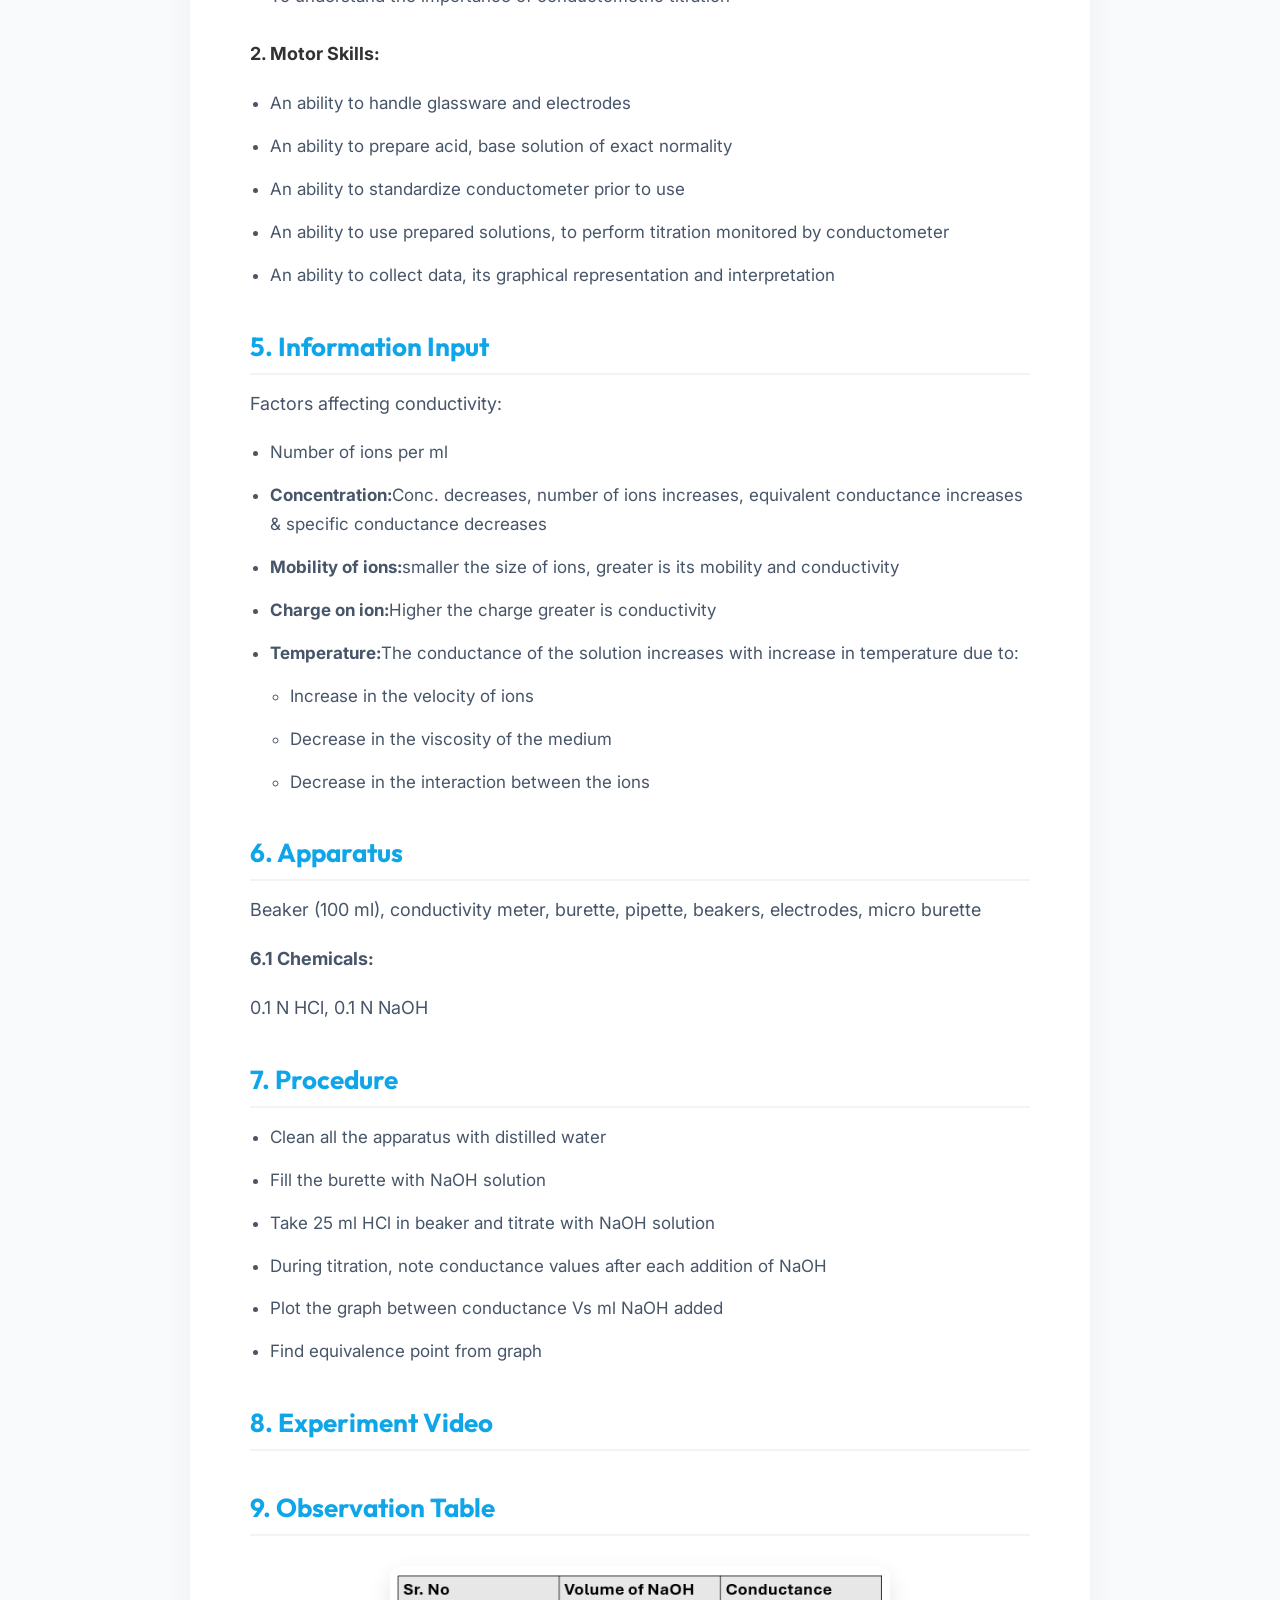
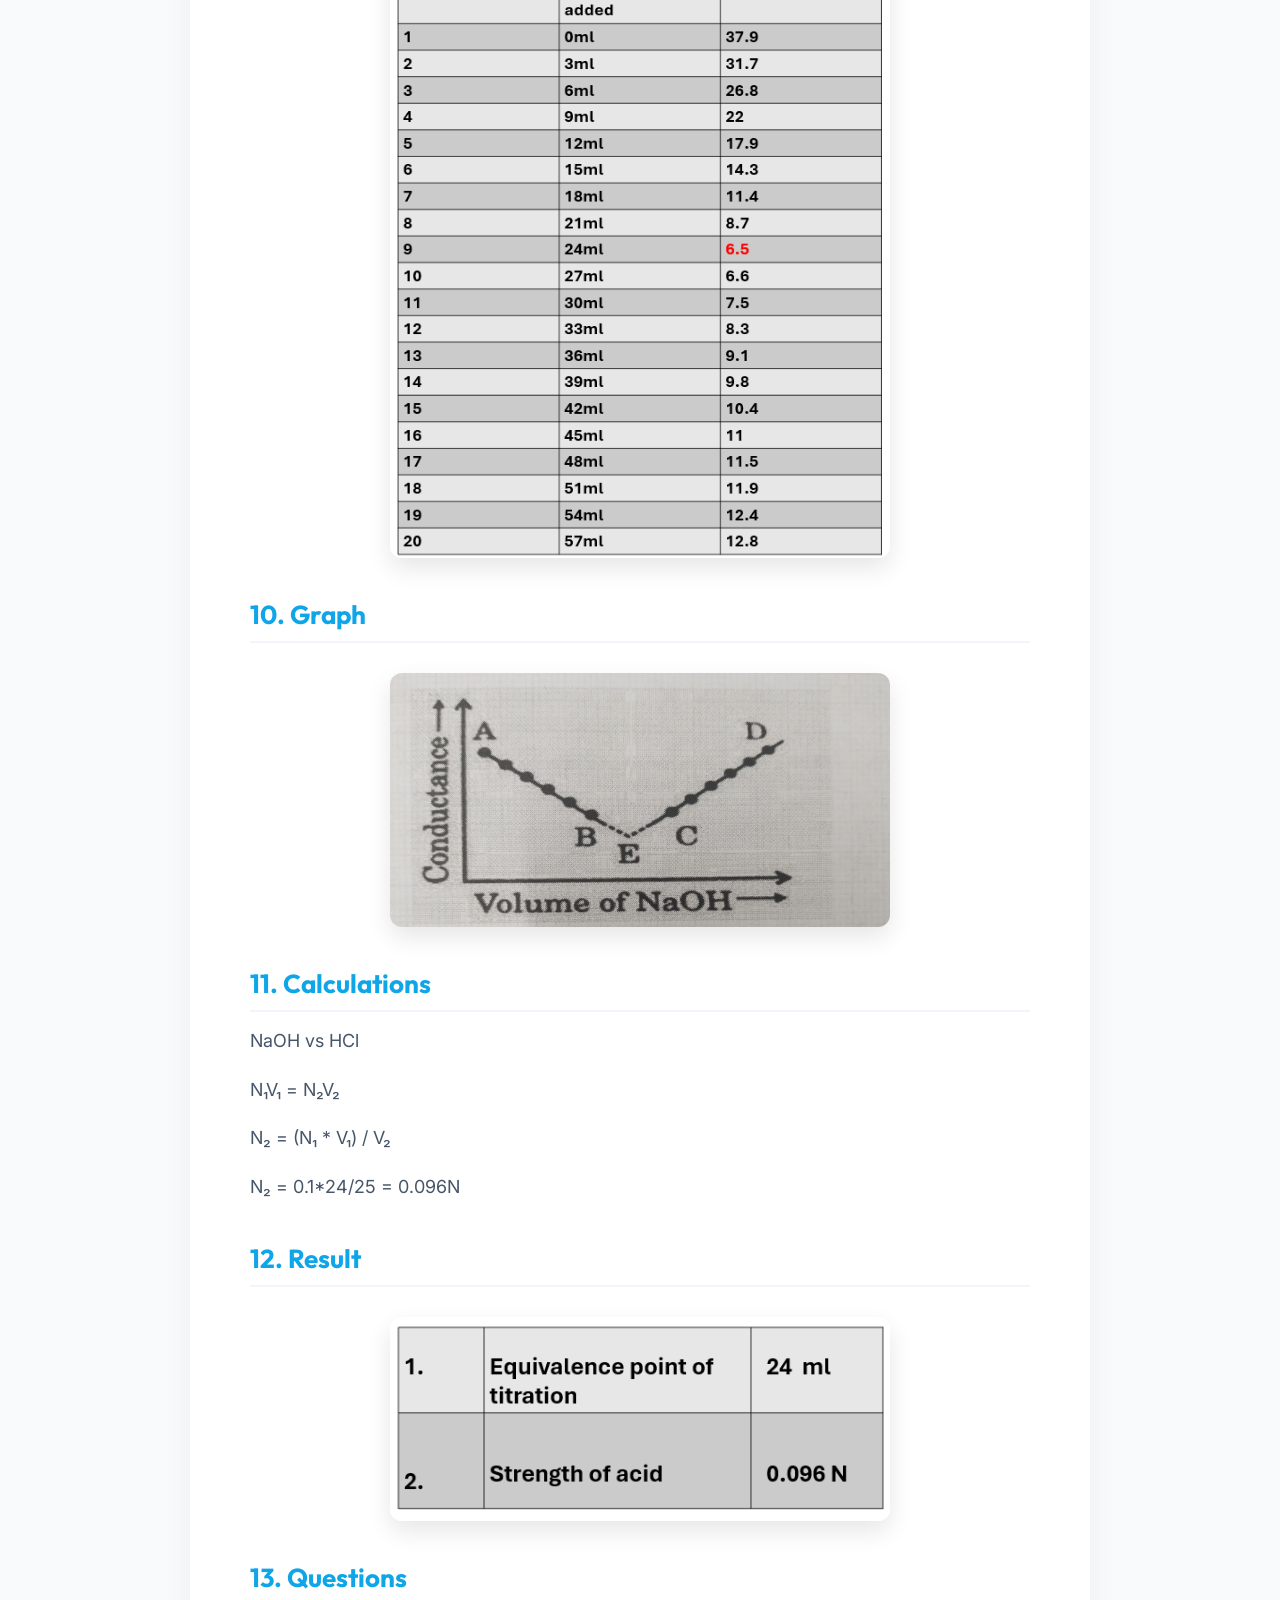
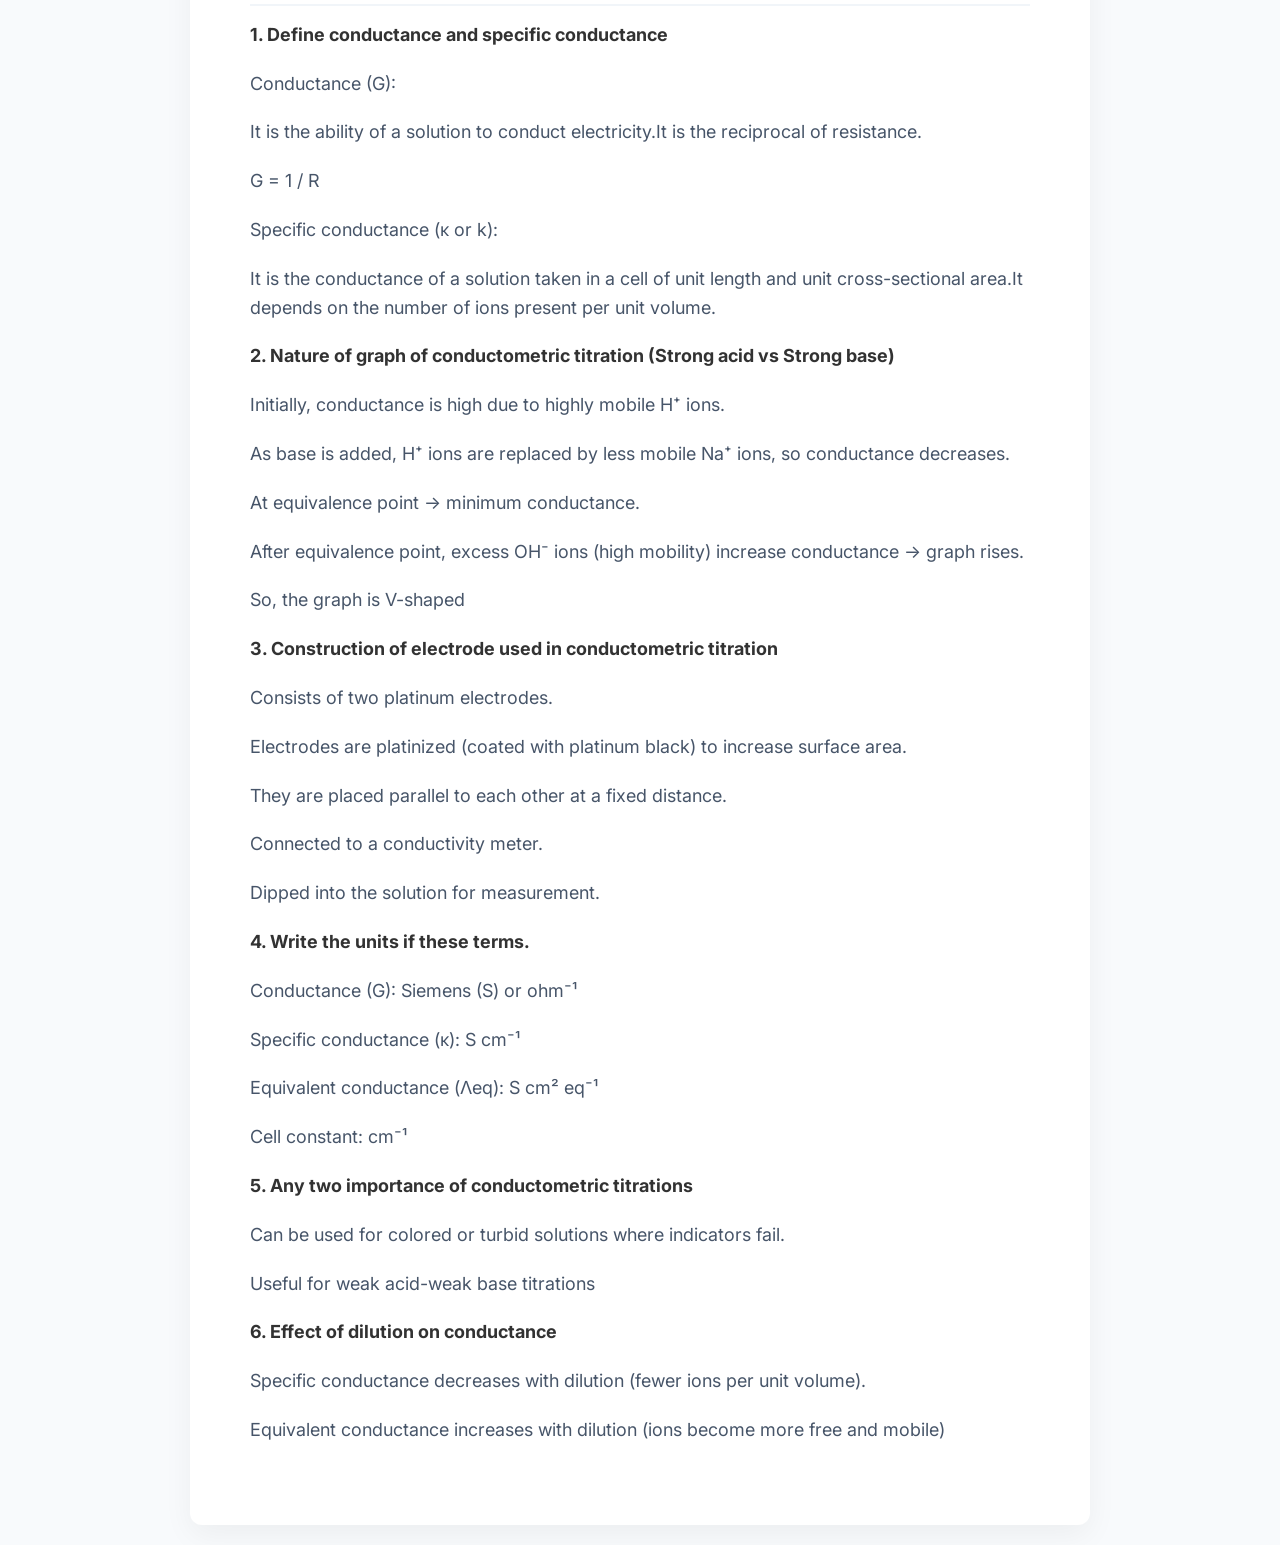
<file: Determine_strength_of_acid.html>
<DOCTYPE>
<html lang="en">
<head>
    <meta charset="UTF-8">
    <meta name="viewport" content="width-device-width, initial-scale=1.0">
    <title>Determine dissociation constant of weak acid - Chemistry Project</title>
    <link rel="stylesheet" href="style.css">
    </head>
    <body>
        <nav class="navbar">
            <div class="logo">
                <img src="logo.jpeg" alt="logo">
            </div>
            <ul class="nav-list">
                <li><a href="index.html">Home</a></li>
                <li><a href="experiments.html">Experiments</a></li>
            </ul>
        </nav>

    <h1 class="text-center" style="margin-top: 40px;">Chemistry Experiments</h1>

    <div class="reading-container">
        <div class="content-card">
            <h2>1. Aim</h2>
            <p>Titration of strong acid with strong base using conductivity meter and determine the strength of acid.</p>

            <h2>2. Prior Concept</h2>
            <p>Conductance, resistance, variation in conductance w.r.t concentration. Weak and strong acids-bases.</p>

            <h2>3. New Concepts</h2>
            <h2>Proposition 1</h2>
            <p>The principle of conductometric titration is based on the fact that during titration, one of the ions is replaced by other and invariably these two ions differ in the ionic 
               conductance with the result that conductivity of solution varies during the titration.</p>
            <p>Conductometric titration → Change in Conductance →</p>
            <p>• Type of ions</p>
            <p>• Mobility of ions</p>
            
            <h2>Proposition 2:</h2>
            <p>The equivalence point is located graphically by plotting change in conductance as function of the volume of titrant added.</p>
            <p>Volume of titrant added → Change in Conductance → Plotted graphically → End point determined</p>

            <h2>4. Learning Objectives</h2>
            <p><strong style="color: rgba(0, 0, 0, 0.803);">1. Intellectual Skills:</strong></p>
            <ul class="rule-list">
                <li>To understand the concepts of conductance</li>
                <li>To understand the influence of nature of ion, charges on ions and ion mobility on the course of titration</li>
                <li>To deduce the equivalent point from graph</li>
                <li>To understand the importance of conductometric titration</li>
            </ul>

            <p><strong style="color: rgba(0, 0, 0, 0.803);">2. Motor Skills:</strong></p>
            <ul class="rule-list">
            <li>An ability to handle glassware and electrodes</li>
            <li>An ability to prepare acid, base solution of exact normality</li>
            <li>An ability to standardize conductometer prior to use</li>
            <li>An ability to use prepared solutions, to perform titration monitored by conductometer</li>
            <li>An ability to collect data, its graphical representation and interpretation</li>
            </ul>

             
            <h2>5. Information Input</h2>
            <p>Factors affecting conductivity:</p>
            <ul class="rule-list">
                <li>Number of ions per ml</li>
                <li><strong>Concentration:</strong>Conc. decreases, number of ions increases, equivalent conductance increases & specific conductance decreases</li>
                <li><strong>Mobility of ions:</strong>smaller the size of ions, greater is its mobility and conductivity</li>
                <li><strong>Charge on ion:</strong>Higher the charge greater is conductivity</li>
                <li><strong>Temperature:</strong>The conductance of the solution increases with increase in temperature due to:</li>
                <ul class="rule-list">
                    <li>Increase in the velocity of ions</li>
                    <li>Decrease in the viscosity of the medium</li>
                    <li>Decrease in the interaction between the ions</li>
                </ul>
            </ul>

            <h2>6. Apparatus</h2>
            <p>Beaker (100 ml), conductivity meter, burette, pipette, beakers, electrodes, micro burette</p>
            <p><strong>6.1 Chemicals:</strong></p>
            <p>0.1 N HCl, 0.1 N NaOH</p>

            <h2>7. Procedure</h2>
            <ul class="rule-list">
                <li>Clean all the apparatus with distilled water</li>
                <li>Fill the burette with NaOH solution</li>
                <li>Take 25 ml HCl in beaker and titrate with NaOH solution</li>
                <li>During titration, note conductance values after each addition of NaOH</li>
                <li>Plot the graph between conductance Vs ml NaOH added</li>
                <li>Find equivalence point from graph</li>
            </ul>

            <h2>8. Experiment Video</h2>

            <h2>9. Observation Table</h2>
            <div class="exp2_flowchart_image">
                <img src="exp6obvtable.png" alt="table">
            </div>

            <h2>10. Graph</h2>
            <div class="exp2_flowchart_image">
                <img src="exp6graph.jpeg" alt="graph">
                
            </div>

            <h2>11. Calculations</h2>
            <p>NaOH vs HCl</p>
            <p>N₁V₁ = N₂V₂</p>
            <p>N₂ = (N₁ * V₁) / V₂</p>
            <p>N₂ = 0.1*24/25  =  0.096N   </p>  <!--add value-->

            <h2>12. Result</h2>
            <div class="exp2_flowchart_image">
                <img src="exp6result.png">
            </div>

            <h2>13. Questions</h2>
            <p><strong style="color: rgba(0, 0, 0, 0.803);">1. Define conductance and specific conductance</strong></p>
            <p>Conductance (G):</p>
            <p>It is the ability of a solution to conduct electricity.It is the reciprocal of resistance.</p>
            <p>G = 1 / R</p>
            <p>Specific conductance (κ or k):</p>
            <p>It is the conductance of a solution taken in a cell of unit length and unit cross-sectional area.It depends on the number of ions present per unit volume.</p>

            <p><strong style="color: rgba(0, 0, 0, 0.803);">2. Nature of graph of conductometric titration (Strong acid vs Strong base)</strong></p>
            <p>Initially, conductance is high due to highly mobile H⁺ ions.</p>
            <p>As base is added, H⁺ ions are replaced by less mobile Na⁺ ions, so conductance decreases.</p>
            <p>At equivalence point → minimum conductance.</p>
            <p>After equivalence point, excess OH⁻ ions (high mobility) increase conductance → graph rises.</p>
            <p>So, the graph is V-shaped</p>

            <p><strong style="color: rgba(0, 0, 0, 0.803);">3. Construction of electrode used in conductometric titration</strong></p>
            <p>Consists of two platinum electrodes.</p>
            <p>Electrodes are platinized (coated with platinum black) to increase surface area.</p>
            <p>They are placed parallel to each other at a fixed distance.</p>
            <p>Connected to a conductivity meter.</p>
            <p>Dipped into the solution for measurement.</p>

            <p><strong style="color: rgba(0, 0, 0, 0.803);">4. Write the units if these terms.</strong></p>
            <p>Conductance (G): Siemens (S) or ohm⁻¹</p>
            <p>Specific conductance (κ): S cm⁻¹</p>
            <p>Equivalent conductance (Λeq): S cm² eq⁻¹</p>
            <p>Cell constant: cm⁻¹</p>

            <p><strong style="color: rgba(0, 0, 0, 0.803);">5. Any two importance of conductometric titrations</strong></p>
            <p>Can be used for colored or turbid solutions where indicators fail.</p>
            <p>Useful for weak acid-weak base titrations</p>

            <p><strong style="color: rgba(0, 0, 0, 0.803);">6. Effect of dilution on conductance</strong></p>
            <p>Specific conductance decreases with dilution (fewer ions per unit volume).</p>
            <p>Equivalent conductance increases with dilution (ions become more free and mobile)</p>
        
        </div>
    </div>
</body>
</html>
</file>
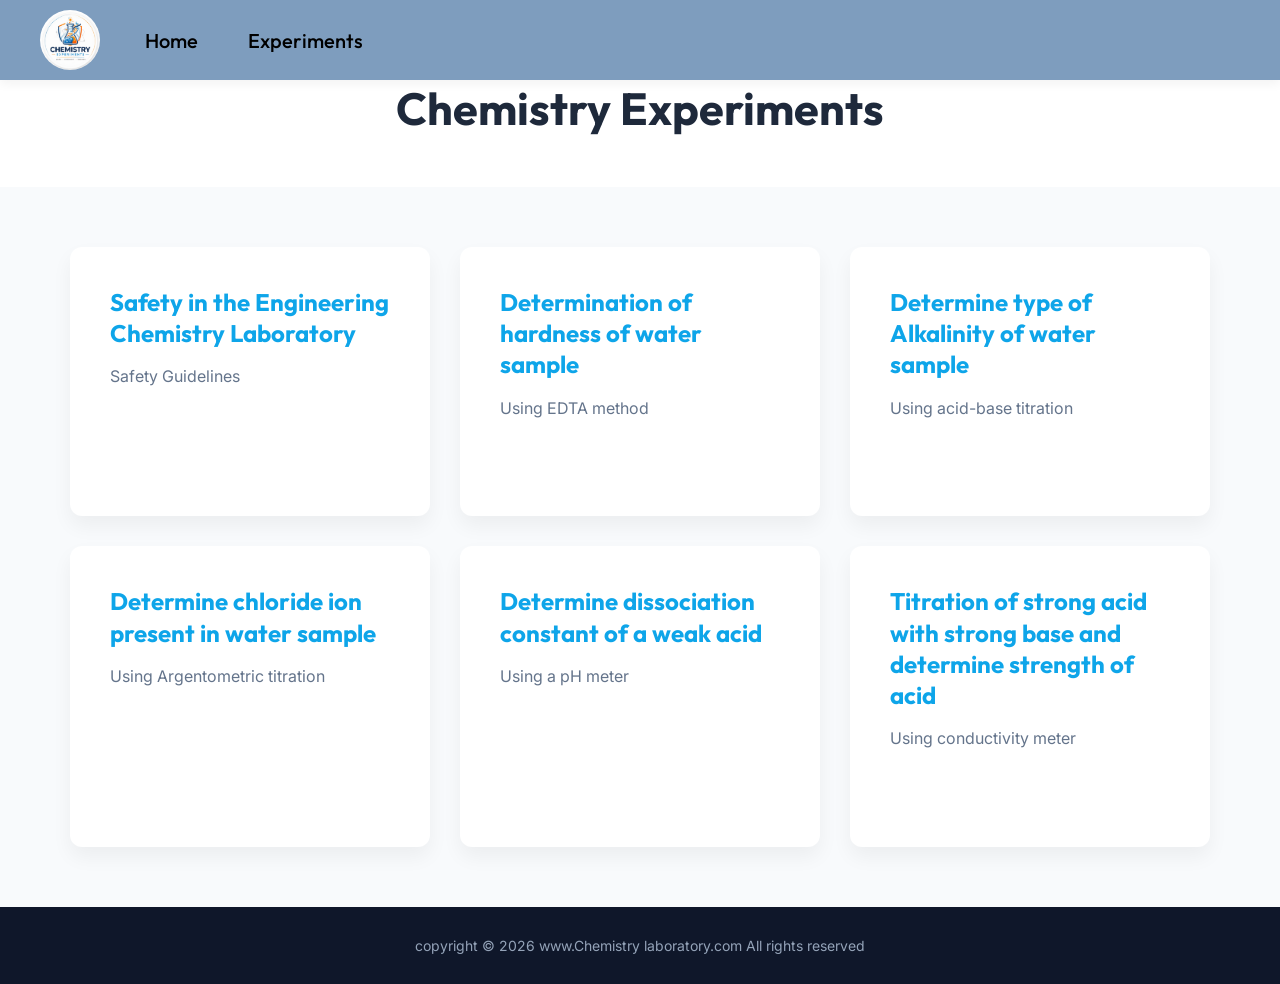
<file: experiments.html>
<!DOCTYPE html>
<html lang="en">

<head>
    <meta charset="UTF-8">
    <meta name="viewport" content="width=device-width, initial-scale=1.0">
    <title>Experiments</title>
    <link rel="stylesheet" href="style.css">
</head>

<body>
    <nav class="navbar">
        <div class="logo">
            <img src="logo.jpeg" alt="logo">
        </div>
        <ul class="nav-list">
            <li><a href="index.html">Home</a></li>
            <li><a href="#">Experiments</a></li>
        </ul>
    </nav>

    <h1 class="text-center">Chemistry Experiments</h1>

    <section class="experiments">
        <a href="safety.html" class="exp-box">
            <h2>Safety in the Engineering Chemistry Laboratory</h2>
            <p>Safety Guidelines</p>
        </a>

        <a href="hardness_of_water.html" class="exp-box">
            <h2>Determination of hardness of water sample</h2>
            <p>Using EDTA method</p>
        </a>

        <a href="alkalinity_of_water.html" class="exp-box">
            <h2>Determine type of Alkalinity of water sample</h2>
            <p>Using acid-base titration</p>
        </a>

        <a href="Determine_chloride_ion.html" class="exp-box">
            <h2>Determine chloride ion present in water sample</h2>
            <p>Using Argentometric titration</p>
        </a>

        <a href="Determine_dissociation_constant.html" class="exp-box">
            <h2>Determine dissociation constant of a weak acid</h2>
            <p>Using a pH meter</p>
        </a>

        <a href="Determine_strength_of_acid.html" class="exp-box">
            <h2>Titration of strong acid with strong base and determine strength of acid</h2>
            <p>Using conductivity meter</p>
        </a>

    </section>

    <footer class="footer">
        <p class="text-footer">copyright &copy; 2026 www.Chemistry laboratory.com All rights reserved</p>
    </footer>

</body>

</html>
</file>
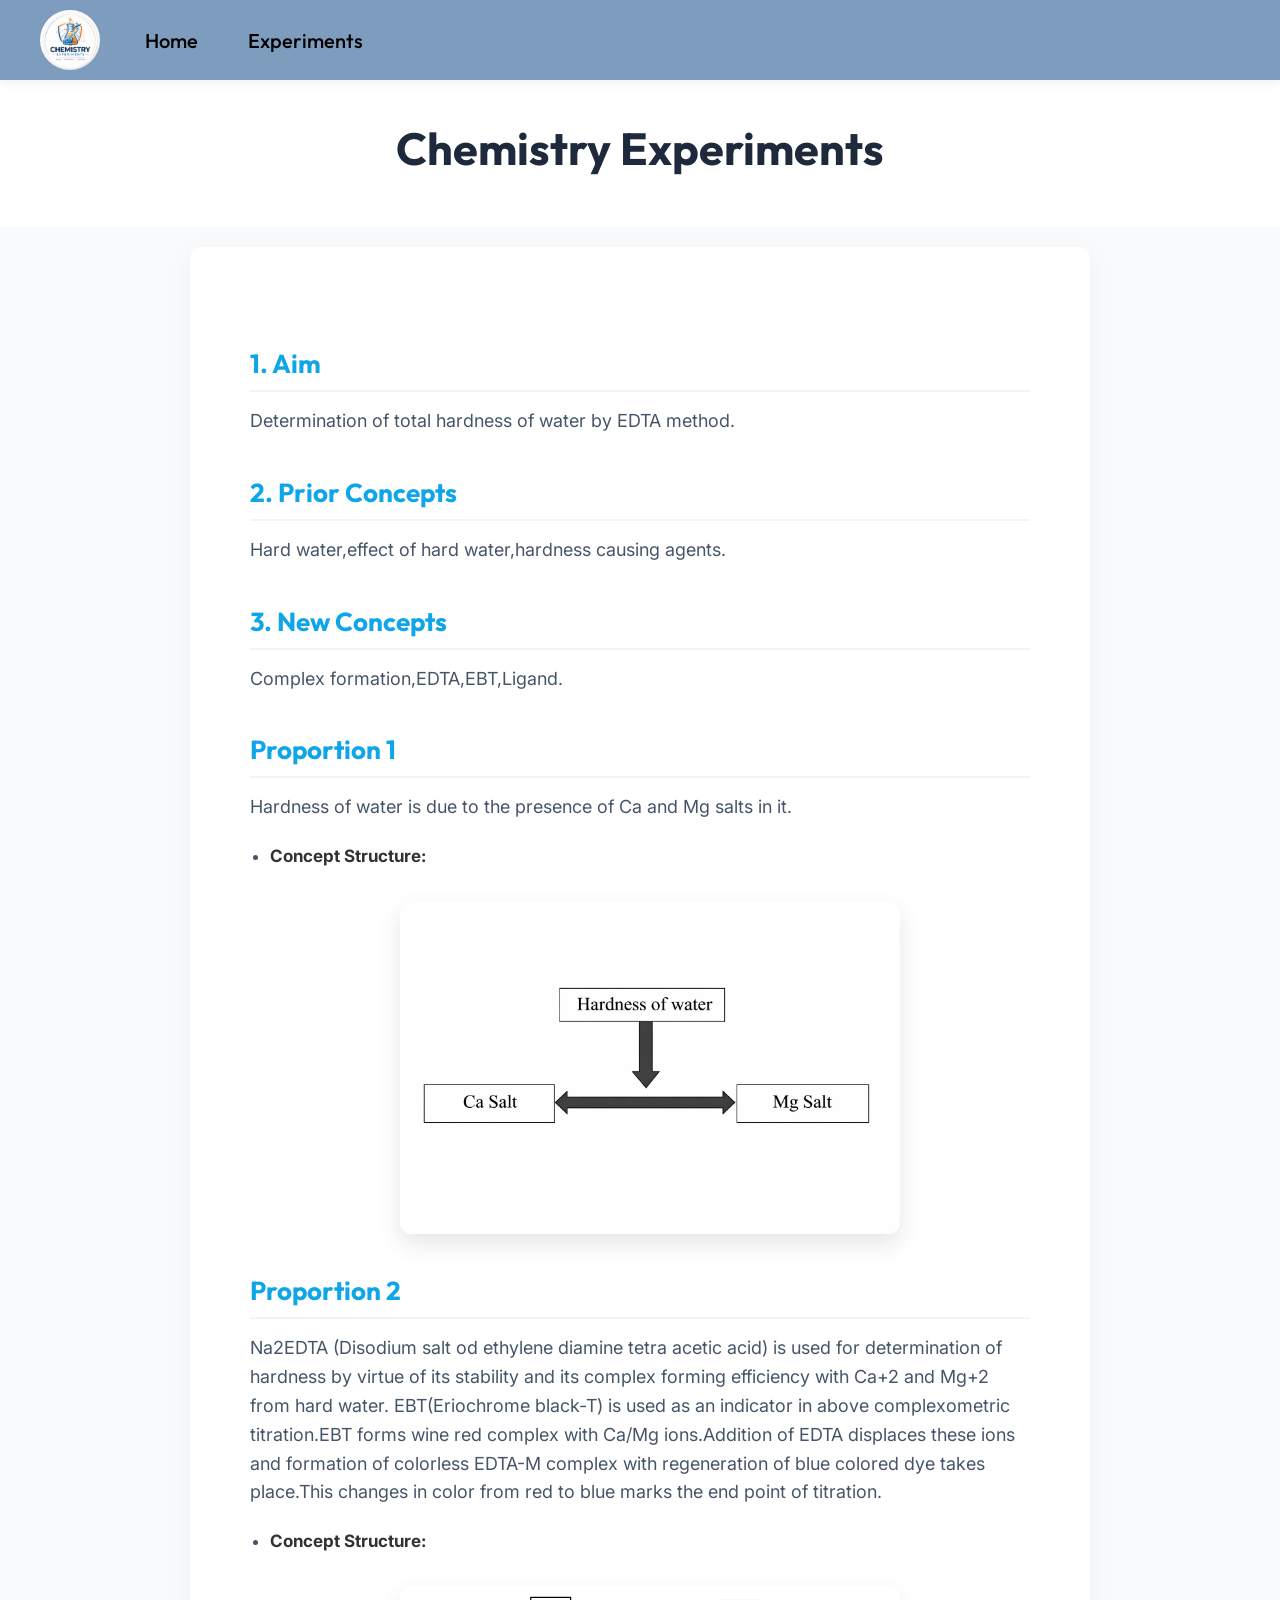
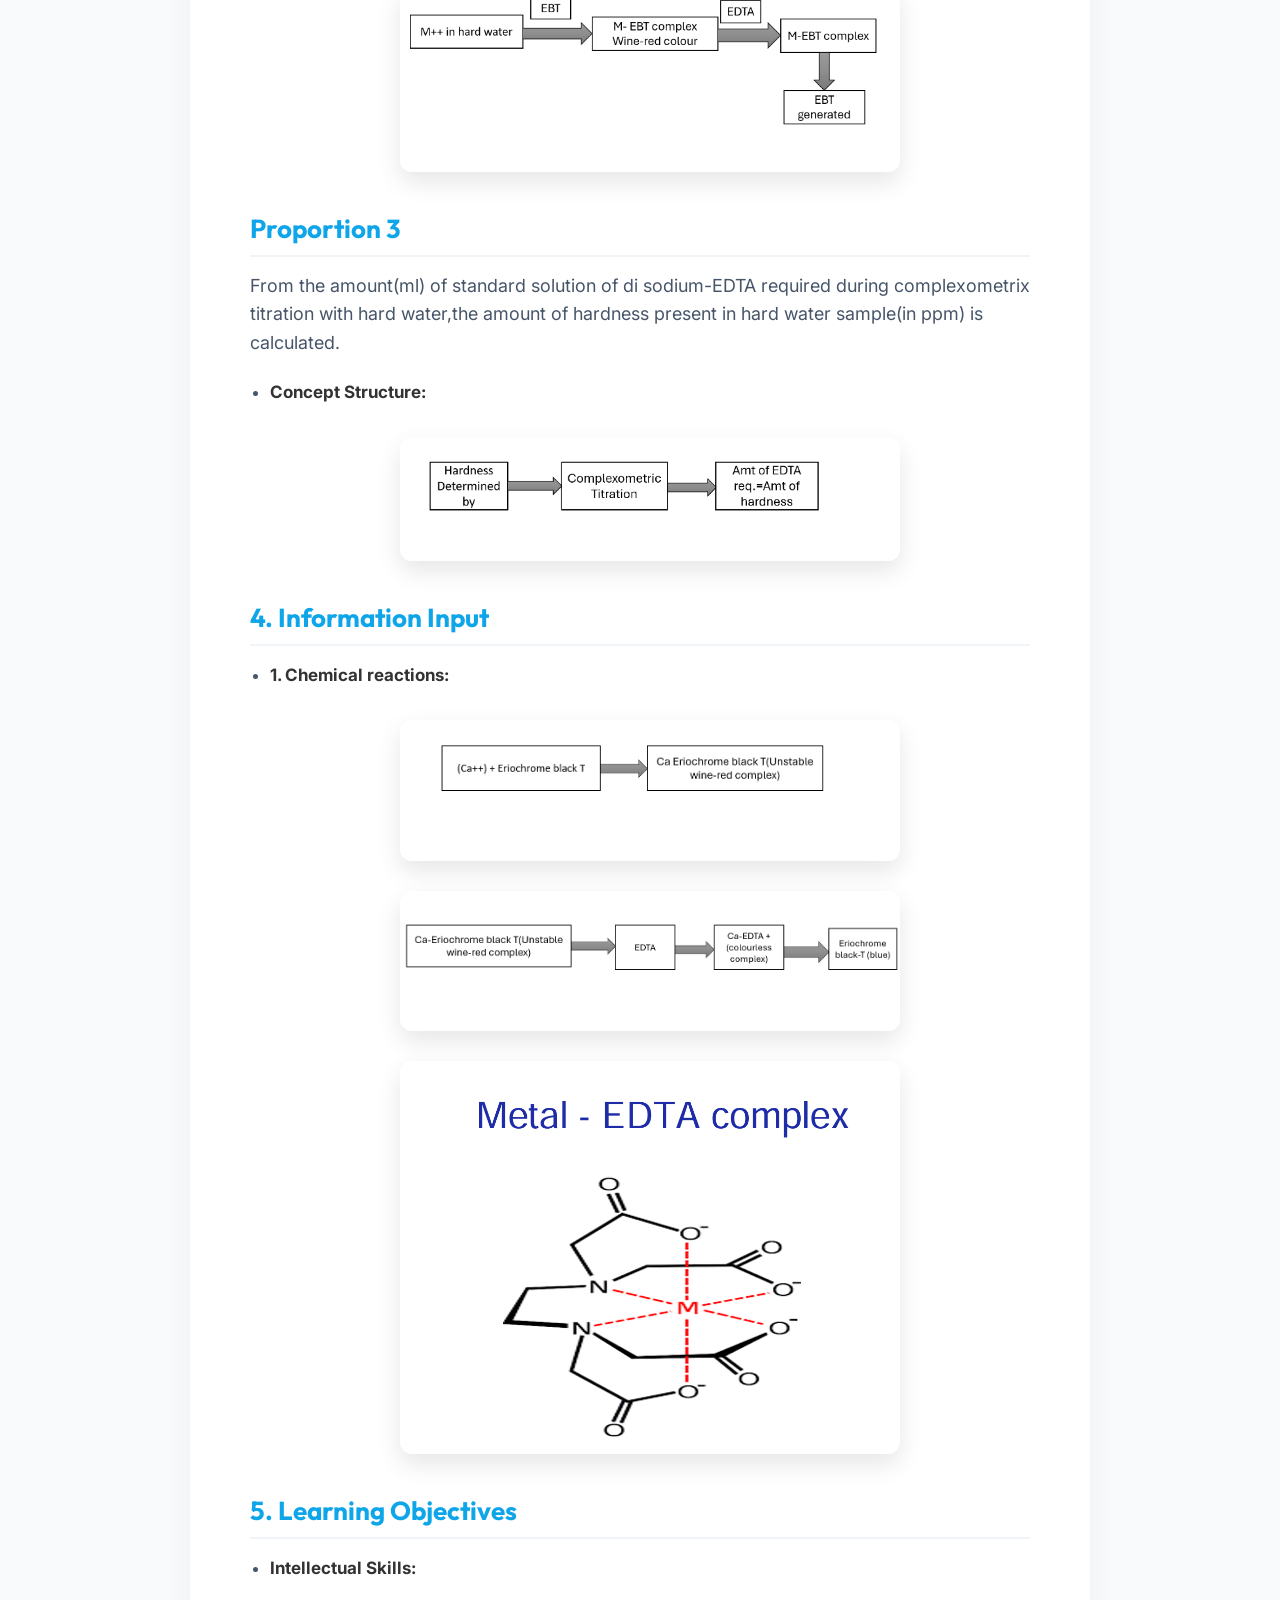
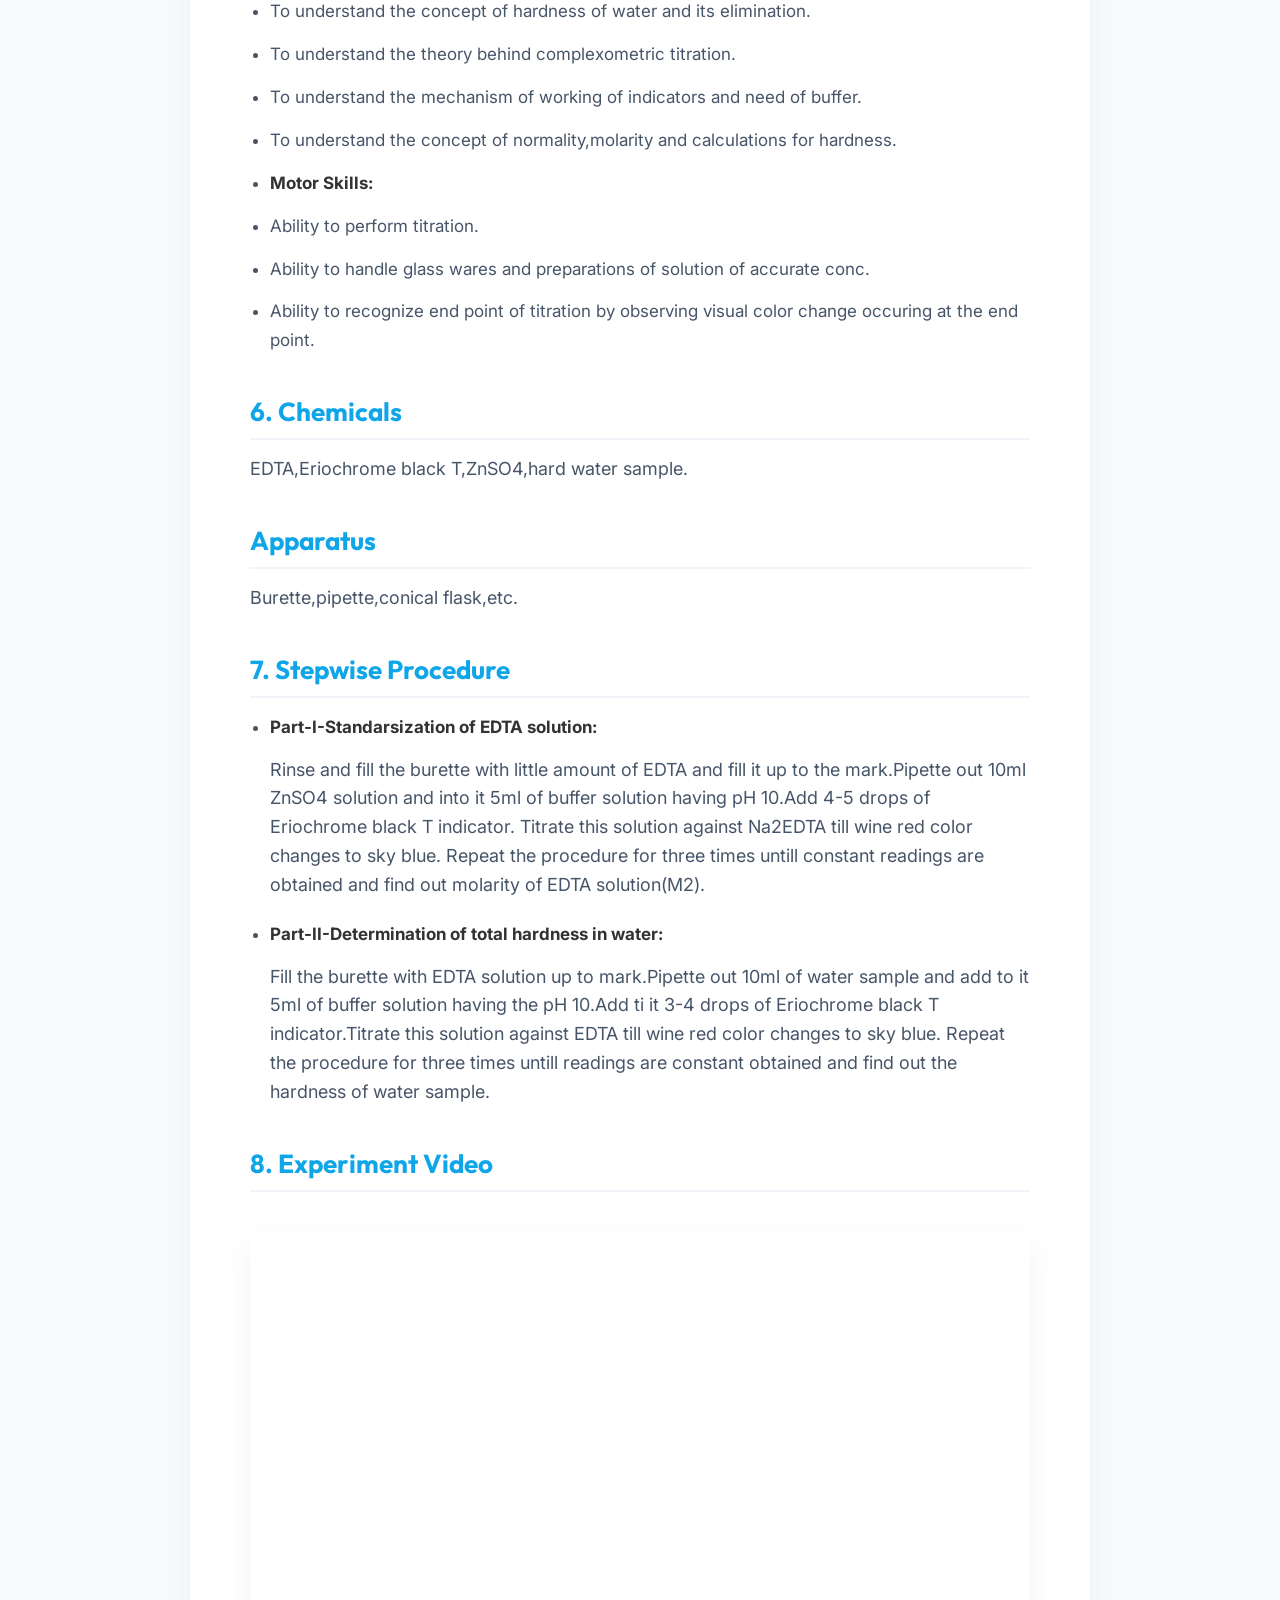
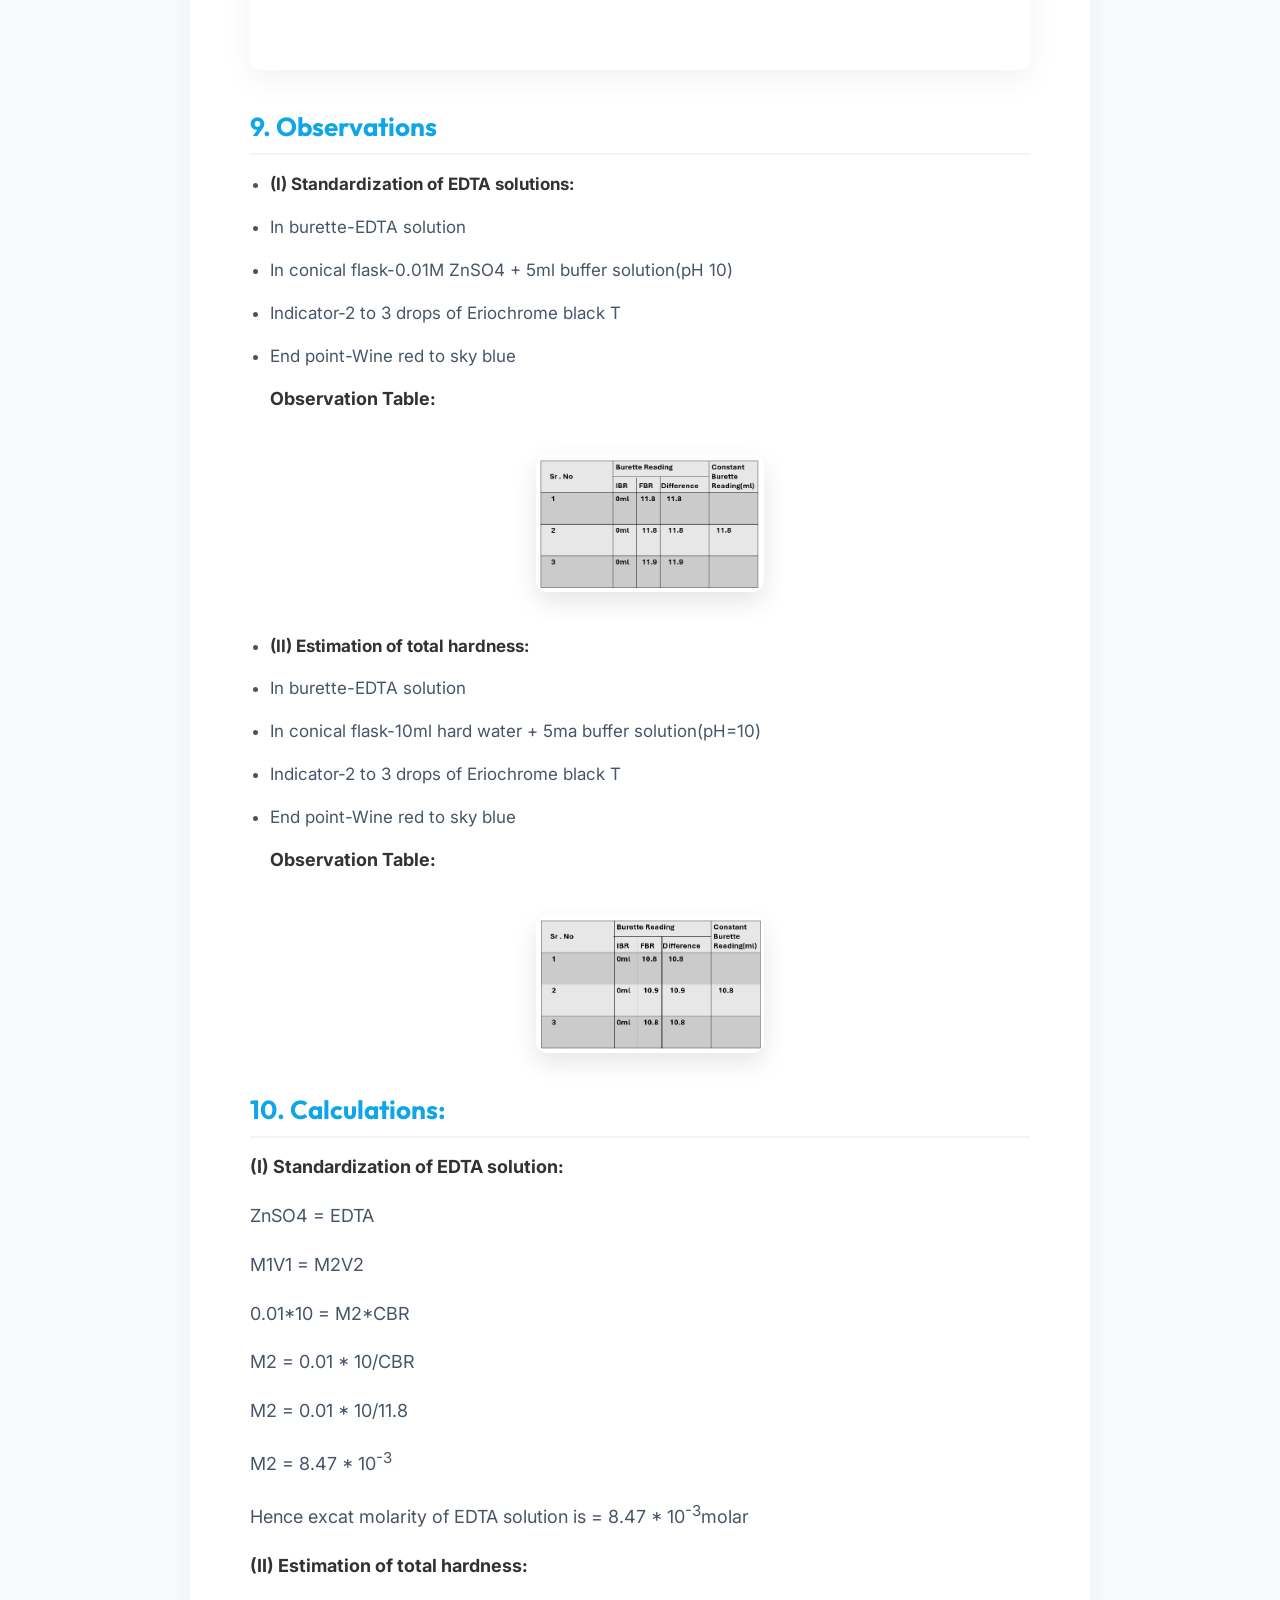
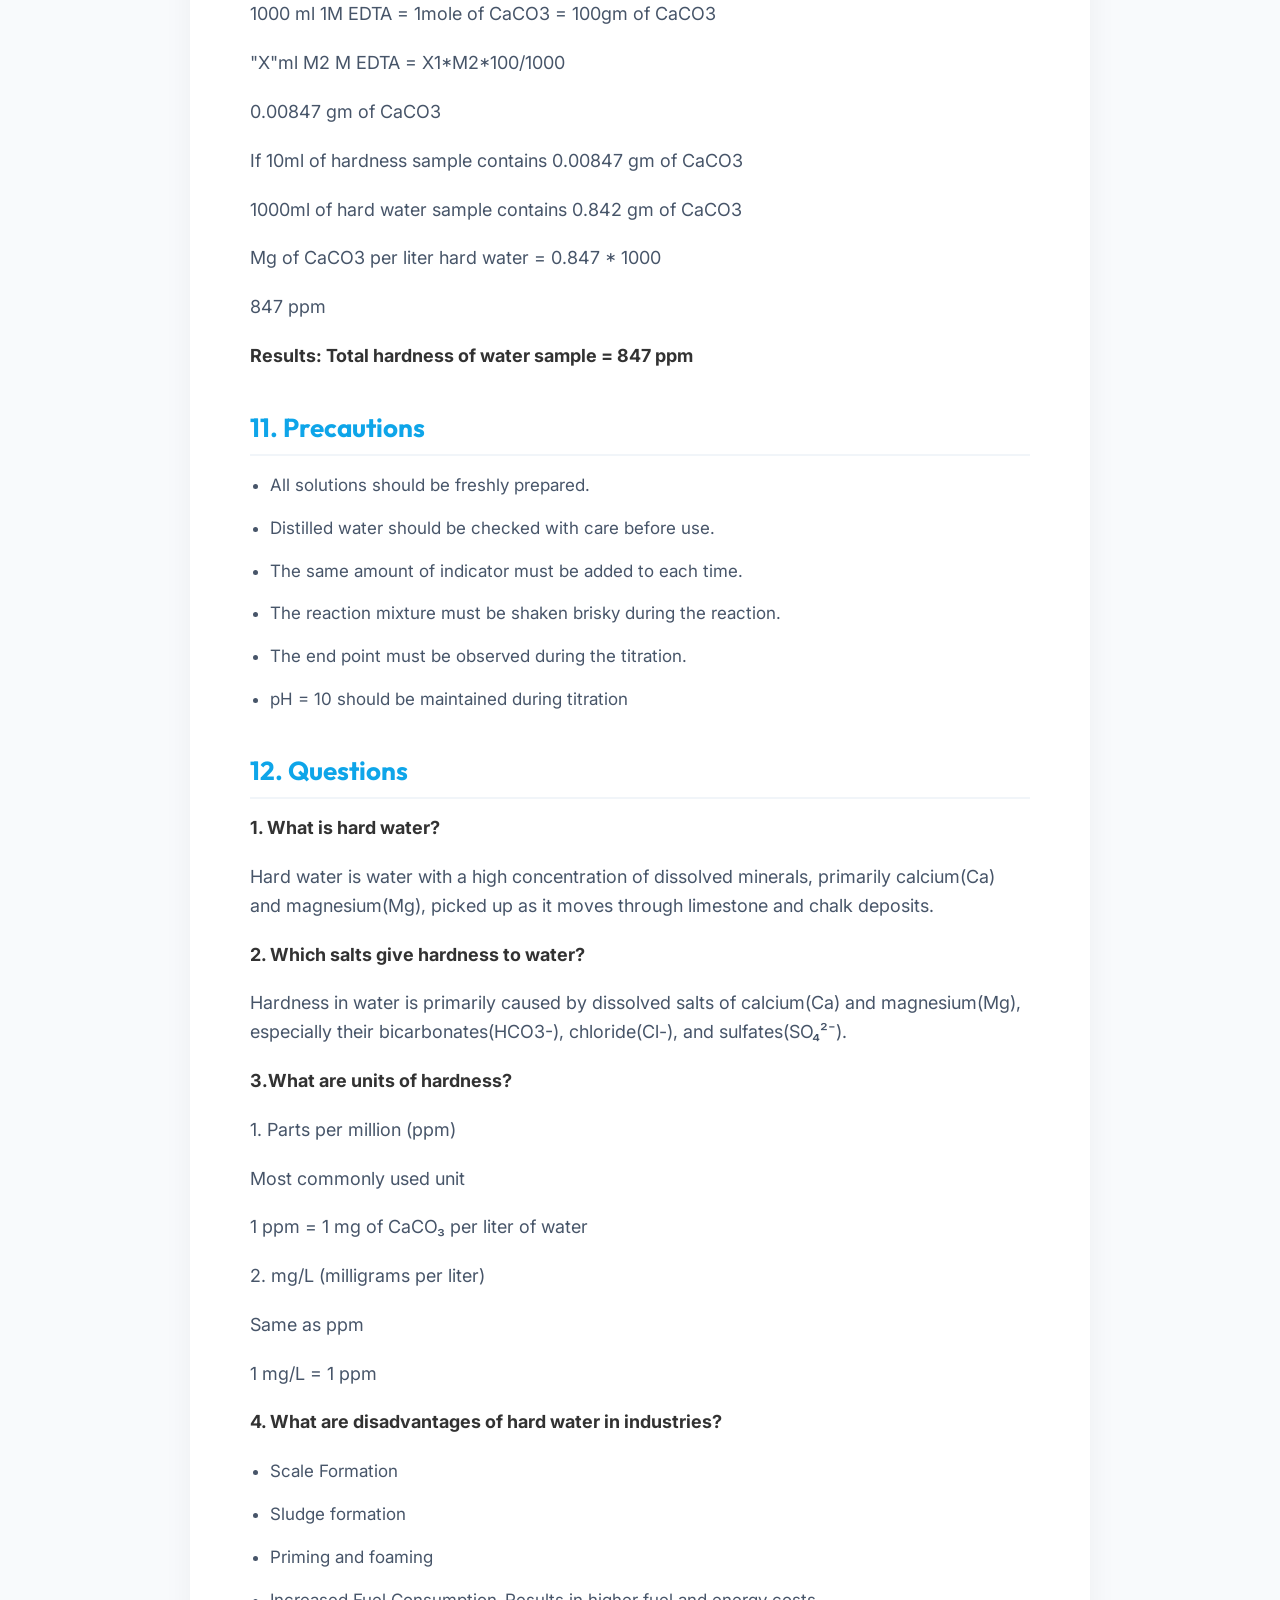
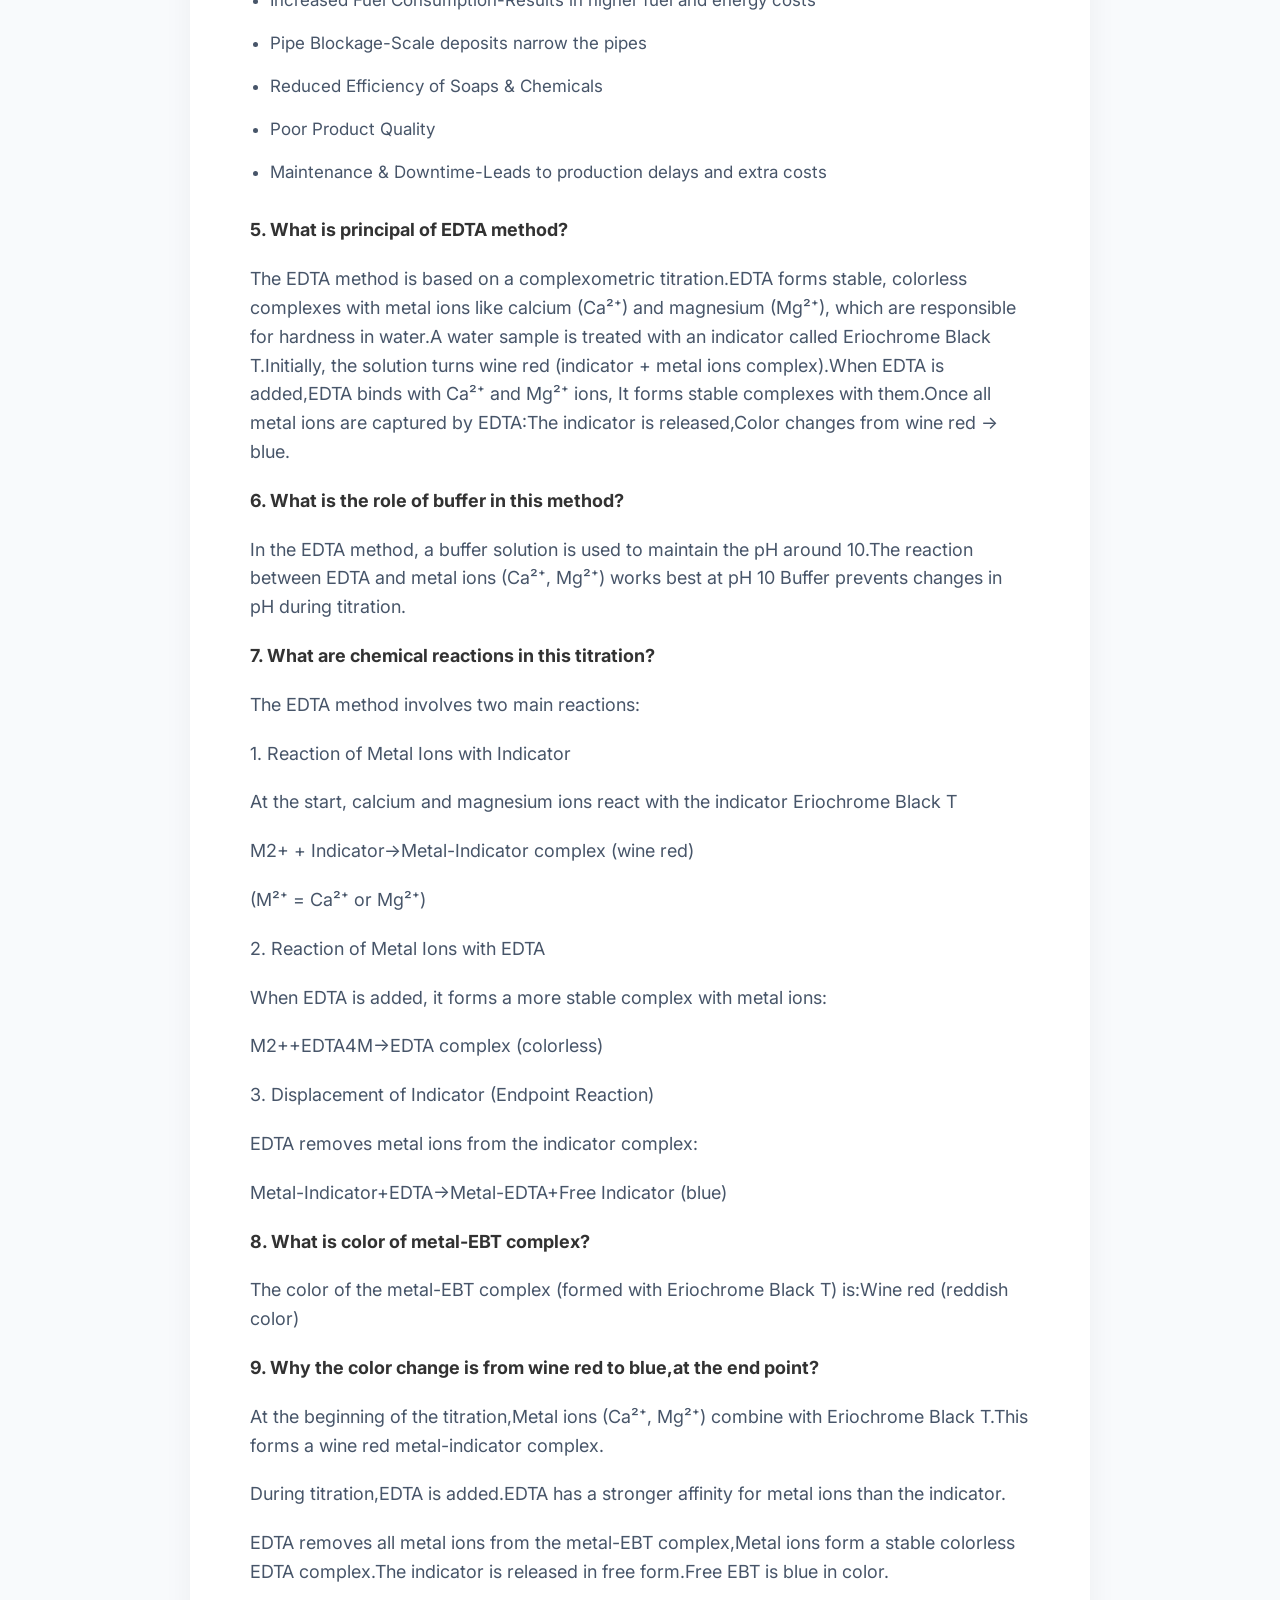
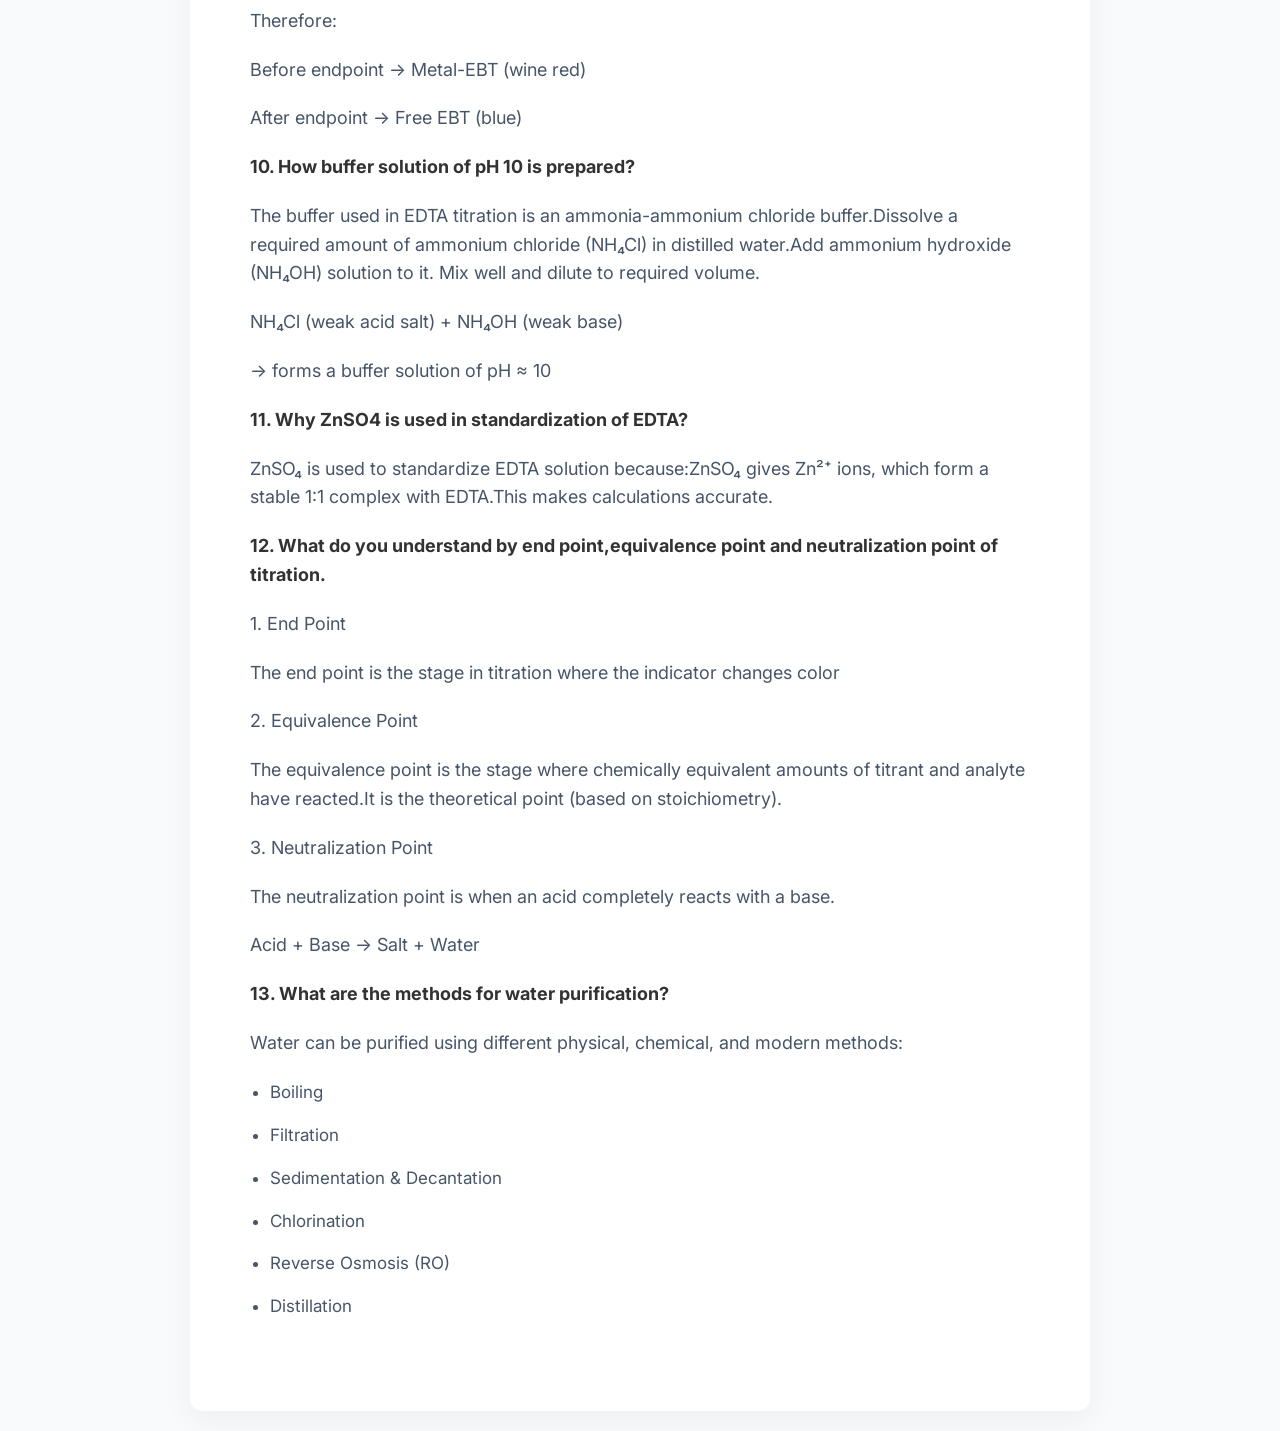
<file: hardness_of_water.html>
<!DOCTYPE html>
<html lang="en">
<head>
    <meta charset="UTF-8">
    <meta name="viewport" content="width=device-width, initial-scale=1.0">
    <title>Hardness of Water - Chemistry Project</title>
    <link rel="stylesheet" href="style.css"> 
</head>
<body>
    <nav class="navbar">
        <div class="logo">
            <img src="logo.jpeg" alt="logo">
        </div>
        <ul class="nav-list">
            <li><a href="index.html">Home</a></li>
            <li><a href="experiments.html">Experiments</a></li>
        </ul>
    </nav>

    <h1 class="text-center" style="margin-top: 40px;">Chemistry Experiments</h1>

    <div class="reading-container">
        <div class="content-card">
            <h2>1. Aim</h2>
            <p>Determination of total hardness of water by EDTA method.</p>

            <h2>2. Prior Concepts</h2>
            <p>Hard water,effect of hard water,hardness causing agents.</p>

            <h2>3. New Concepts</h2>
            <p>Complex formation,EDTA,EBT,Ligand.</p>

            <h2>Proportion 1</h2>
            <p>Hardness of water is due to the presence of Ca and Mg salts in it.</p>
            <ul class="rule-list">
                <li><strong style="color: rgba(0, 0, 0, 0.803);">Concept Structure:</strong></li>
            
                <div class="exp1_flowchart_image">
                <img src="flowchart1.jpeg" alt="flowchart">
                </div>
            </ul> 

            <h2>Proportion 2</h2>
            <p>Na2EDTA (Disodium salt od ethylene diamine tetra acetic acid) is used for determination of hardness 
                by virtue of its stability and its complex forming efficiency with Ca+2 and Mg+2 from hard water.
                EBT(Eriochrome black-T) is used as an indicator in above complexometric titration.EBT forms wine red
                complex with Ca/Mg ions.Addition of EDTA displaces these ions and formation of colorless EDTA-M complex
                with regeneration of blue colored dye takes place.This changes in color from red to blue marks the end
                point of titration.</p>
            <ul class="rule-list">
                <li><strong style="color: rgba(0, 0, 0, 0.803);">Concept Structure:</strong></li>

                <div class="exp1_flowchart_image">
                    <img src="flowchart2.png" alt="flowchart">
                </div>
            </ul>

            <h2>Proportion 3</h2>
            <p>From the amount(ml) of standard solution of di sodium-EDTA required during
               complexometrix titration with hard water,the amount of hardness present in 
               hard water sample(in ppm) is calculated. </p>
            <ul class="rule-list">
                <li><strong style="color: rgba(0, 0, 0, 0.803);">Concept Structure:</strong></li>

                <div class="exp1_flowchart_image">
                    <img src="flowchart3.png" alt="flowchart">
                </div>
            </ul>

            <h2>4. Information Input</h2>
            <ul class="rule-list">
                <li><strong style="color: rgba(0, 0, 0, 0.803);">1. Chemical reactions:</strong></li>

                <div class="exp1_flowchart_image">
                    <img src="flowchart4.png" alt="flowchart">
                </div>

                <div class="exp1_flowchart_image">
                    <img src="flowchart5.png" alt="flowchart">
                </div>

                <div class="exp1_flowchart_image">
                    <img src="flowchart6.png" alt="flowchart">
                </div>
            </ul>

            <h2>5. Learning Objectives</h2>
            <ul class="rule-list">
                <li><strong style="color: rgba(0, 0, 0, 0.803);">Intellectual Skills:</strong></li>
                <li>To understand the concept of hardness of water and its elimination.</li>
                <li>To understand the theory behind complexometric titration.</li>
                <li>To understand the mechanism of working of indicators and need of buffer.</li>
                <li>To understand the concept of normality,molarity and calculations for hardness.</li>
                <li><strong style="color: rgba(0, 0, 0, 0.803);">Motor Skills:</strong></li>
                <li>Ability to perform titration.</li>
                <li>Ability to handle glass wares and preparations of solution of accurate conc.</li>
                <li>Ability to recognize end point of titration by observing visual color change occuring at the end point.</li>
            </ul>

            <h2>6. Chemicals</h2>
            <p>EDTA,Eriochrome black T,ZnSO4,hard water sample.</p>

            <h2>Apparatus</h2>
            <p>Burette,pipette,conical flask,etc.</p>

            <h2>7. Stepwise Procedure</h2>
            <ul class="rule-list">
                <li><strong style="color: rgba(0, 0, 0, 0.803);">Part-I-Standarsization of EDTA solution:</strong></li>
                <p>Rinse and fill the burette with little amount of EDTA and fill it
                    up to the mark.Pipette out 10ml ZnSO4 solution and into it 5ml of
                    buffer solution having pH 10.Add 4-5 drops of Eriochrome black T indicator.
                    Titrate this solution against Na2EDTA till wine red color changes to sky blue.
                    Repeat the procedure for three times untill constant readings are obtained and find 
                    out molarity of EDTA solution(M2).</p>
                <li><strong style="color: rgba(0, 0, 0, 0.803);">Part-II-Determination of total hardness in water:</strong></li>
                <p>Fill the burette with EDTA solution up to mark.Pipette out 10ml of water sample and add 
                    to it 5ml of buffer solution having the pH 10.Add ti it 3-4 drops of Eriochrome black T
                    indicator.Titrate this solution against EDTA till wine red color changes to sky blue.
                    Repeat the procedure for three times untill readings are constant obtained and find out the hardness of water sample.</p>
            </ul>

            <h2>8. Experiment Video</h2>
            <div class="video-container">
                <iframe src="https://www.youtube.com/embed/wzKv5LaTFmY" title="Hardness of Water Experiment Video" frameborder="0" allow="accelerometer; autoplay; clipboard-write; encrypted-media; gyroscope; picture-in-picture; web-share" allowfullscreen></iframe>
            </div>

            <h2>9. Observations</h2>
            <ul class="rule-list">
                <li><strong style="color: rgba(0, 0, 0, 0.803);">(I) Standardization of EDTA solutions:</strong></li>
                <li>In burette-EDTA solution</li>
                <li>In conical flask-0.01M ZnSO4 + 5ml buffer solution(pH 10)</li>
                <li>Indicator-2 to 3 drops of Eriochrome black T</li>
                <li>End point-Wine red to sky blue</li>
                <p><strong style="color: rgba(0, 0, 0, 0.803);">Observation Table:</strong></p>

                <div class="exp-image">
                    <img src="exp2_table1.png" alt="observation table">
                </div>

                <li><strong style="color: rgba(0, 0, 0, 0.803);">(II) Estimation of total hardness:</strong></li>
                <li>In burette-EDTA solution</li>
                <li>In conical flask-10ml hard water + 5ma buffer solution(pH=10)</li>
                <li>Indicator-2 to 3 drops of Eriochrome black T</li>
                <li>End point-Wine red to sky blue</li>
                <p><strong style="color: rgba(0, 0, 0, 0.803);">Observation Table:</strong></p>

                <div class="exp-image">
                    <img src="exp2_table2.png" alt="observation table">
                </div>
            </ul>

            <h2>10. Calculations:</h2>
            <p><strong style="color: rgba(0, 0, 0, 0.803);">(I) Standardization of EDTA solution:</strong></p>
            <p>ZnSO4 = EDTA</p>
            <p>M1V1 = M2V2</p>
            <p>0.01*10 = M2*CBR</p>
            <p>M2 = 0.01 * 10/CBR</p>
            <p>M2 = 0.01 * 10/11.8</p>  <!---Add the values after performing exp-->
            <p>M2 = 8.47 * 10<sup>-3</sup></p>
            <p>Hence excat molarity of EDTA solution is = 8.47 * 10<sup>-3</sup>molar</p> <!---Add the value-->

            <p><strong style="color: rgba(0, 0, 0, 0.803);">(II) Estimation of total hardness:</strong></p>
            <p>1000 ml 1M EDTA = 1mole of CaCO3 = 100gm of CaCO3</p>
            <p>"X"ml M2 M EDTA = X1*M2*100/1000</p>
            <p> 0.00847 gm of CaCO3</p> <!---Add value-->
            <p>If 10ml of hardness sample contains 0.00847 gm of CaCO3</p> <!---Add value-->
            <p>1000ml of hard water sample contains 0.842 gm of CaCO3</p>
            <p>Mg of CaCO3 per liter hard water = 0.847 * 1000</p> <!---add value-->
            <p>847 ppm</p> <!---add value-->
            <p><strong style="color: rgba(0, 0, 0, 0.803);">Results: Total hardness of water sample = 847 ppm</strong></p>  <!---add value-->

            <h2>11. Precautions</h2>
            <ul class="rule-list">
                <li>All solutions should be freshly prepared.</li>
                <li>Distilled water should be checked with care before use.</li>
                <li>The same amount of indicator must be added to each time.</li>
                <li>The reaction mixture must be shaken brisky during the reaction.</li>
                <li>The end point must be observed during the titration.</li>
                <li>pH = 10 should be maintained during titration</li>
            </ul>

            <h2>12. Questions</h2>
            <p><strong style="color: rgba(0, 0, 0, 0.803);">1. What is hard water?</strong></p>
            <p>Hard water is water with a high concentration of dissolved minerals, primarily calcium(Ca) and magnesium(Mg), picked up
               as it moves through limestone and chalk deposits.</p>

            <p><strong style="color: rgba(0, 0, 0, 0.803);">2. Which salts give hardness to water?</strong></p>
            <p>Hardness in water is primarily caused by dissolved salts of calcium(Ca) and magnesium(Mg), especially their bicarbonates(HCO3-), chloride(Cl-), and sulfates(SO₄²⁻).</p>

            <p><strong style="color: rgba(0, 0, 0, 0.803);">3.What are units of hardness?</strong></p>
            <p>1. Parts per million (ppm)</p>
            <p>Most commonly used unit</p>
            <p>1 ppm = 1 mg of CaCO₃ per liter of water</p>
            <p>2. mg/L (milligrams per liter)</p>
            <p>Same as ppm</p>
            <p>1 mg/L = 1 ppm</p>

            <p><strong style="color: rgba(0, 0, 0, 0.803);">4. What are disadvantages of hard water in industries?</strong></p>
            <ul class="rule-list">
                <li>Scale Formation</li>
                <li>Sludge formation</li>
                <li>Priming and foaming</li>
                <li>Increased Fuel Consumption-Results in higher fuel and energy costs</li>
                <li>Pipe Blockage-Scale deposits narrow the pipes</li>
                <li>Reduced Efficiency of Soaps & Chemicals</li>
                <li>Poor Product Quality</li>
                <li>Maintenance & Downtime-Leads to production delays and extra costs</li>
            </ul>

            <p><strong style="color: rgba(0, 0, 0, 0.803);">5. What is principal of EDTA method?</strong></p>
            <p>The EDTA method is based on a complexometric titration.EDTA forms stable, colorless complexes with metal ions like calcium (Ca²⁺) 
               and magnesium (Mg²⁺), which are responsible for hardness in water.A water sample is treated with an indicator called
               Eriochrome Black T.Initially, the solution turns wine red (indicator + metal ions complex).When EDTA is added,EDTA binds with Ca²⁺ and Mg²⁺ ions,
               It forms stable complexes with them.Once all metal ions are captured by EDTA:The indicator is released,Color changes from wine red → blue.</p>
                  
            <p><strong style="color: rgba(0, 0, 0, 0.803);">6. What is the role of buffer in this method?</strong></p>
            <p>In the EDTA method, a buffer solution is used to maintain the pH around 10.The reaction between EDTA and metal ions (Ca²⁺, Mg²⁺) works best at pH 10
               Buffer prevents changes in pH during titration.</p>
               
            <p><strong style="color: rgba(0, 0, 0, 0.803);">7. What are chemical reactions in this titration?</strong></p>
            <p>The EDTA method involves two main reactions:</p>
            <p>1. Reaction of Metal Ions with Indicator</p>
            <p>At the start, calcium and magnesium ions react with the indicator Eriochrome Black T</p>
            <p>M2+ + Indicator→Metal-Indicator complex (wine red)</p>
            <p>(M²⁺ = Ca²⁺ or Mg²⁺)</p>
            <p>2. Reaction of Metal Ions with EDTA</p>
            <p>When EDTA is added, it forms a more stable complex with metal ions:</p>
            <p>M2++EDTA4M→EDTA complex (colorless)</p>
            <p>3. Displacement of Indicator (Endpoint Reaction)</p>
            <p>EDTA removes metal ions from the indicator complex:</p>
            <p>Metal-Indicator+EDTA→Metal-EDTA+Free Indicator (blue)</p>

            <p><strong style="color: rgba(0, 0, 0, 0.803);">8. What is color of metal-EBT complex?</strong></p>
            <p>The color of the metal-EBT complex (formed with Eriochrome Black T) is:Wine red (reddish color)</p>

            <p><strong style="color: rgba(0, 0, 0, 0.803);">9. Why the color change is from wine red to blue,at the end point?</strong></p>
            <p>At the beginning of the titration,Metal ions (Ca²⁺, Mg²⁺) combine with Eriochrome Black T.This forms a wine red metal-indicator complex.</p>
            <p>During titration,EDTA is added.EDTA has a stronger affinity for metal ions than the indicator.</p>
            <p>EDTA removes all metal ions from the metal-EBT complex,Metal ions form a stable colorless EDTA complex.The indicator is released in free form.Free EBT is blue in color.</p>
            <p>Therefore:</p>
            <p>Before endpoint → Metal-EBT (wine red)</p>
            <p>After endpoint → Free EBT (blue)</p>

            <p><strong style="color: rgba(0, 0, 0, 0.803);">10. How buffer solution of pH 10 is prepared?</strong></p>
            <p>The buffer used in EDTA titration is an ammonia-ammonium chloride buffer.Dissolve a required amount of ammonium chloride (NH₄Cl) in distilled water.Add ammonium hydroxide (NH₄OH) solution to it.
               Mix well and dilute to required volume.</p>
            <p>NH₄Cl (weak acid salt) + NH₄OH (weak base)</p>
            <p>→ forms a buffer solution of pH ≈ 10</p>

            <p><strong style="color: rgba(0, 0, 0, 0.803);">11. Why ZnSO4 is used in standardization of EDTA?</strong></p>
            <p>ZnSO₄ is used to standardize EDTA solution because:ZnSO₄ gives Zn²⁺ ions, which form a stable 1:1 complex with EDTA.This makes calculations accurate.</p>

            
            <p><strong style="color: rgba(0, 0, 0, 0.803);">12. What do you understand by end point,equivalence point and neutralization point of titration. </strong></p>
            <p>1. End Point</p>
            <p>The end point is the stage in titration where the indicator changes color</p>
            <p>2. Equivalence Point</p>
            <p>The equivalence point is the stage where chemically equivalent amounts of titrant and analyte have reacted.It is the theoretical point (based on stoichiometry).</p>
            <p>3. Neutralization Point</p>
            <p>The neutralization point is when an acid completely reacts with a base.</p>
            <p>Acid + Base → Salt + Water</p>

            <p><strong style="color: rgba(0, 0, 0, 0.803);">13. What are the methods for water purification?</strong></p>
            <p>Water can be purified using different physical, chemical, and modern methods:</p>
            <ul class="rule-list">
                <li>Boiling</li>
                <li>Filtration</li>
                <li>Sedimentation & Decantation</li>
                <li>Chlorination</li>
                <li>Reverse Osmosis (RO)</li>
                <li>Distillation</li>
            </ul>




            



            
            
        


            
            


</body>
</html>
</file>
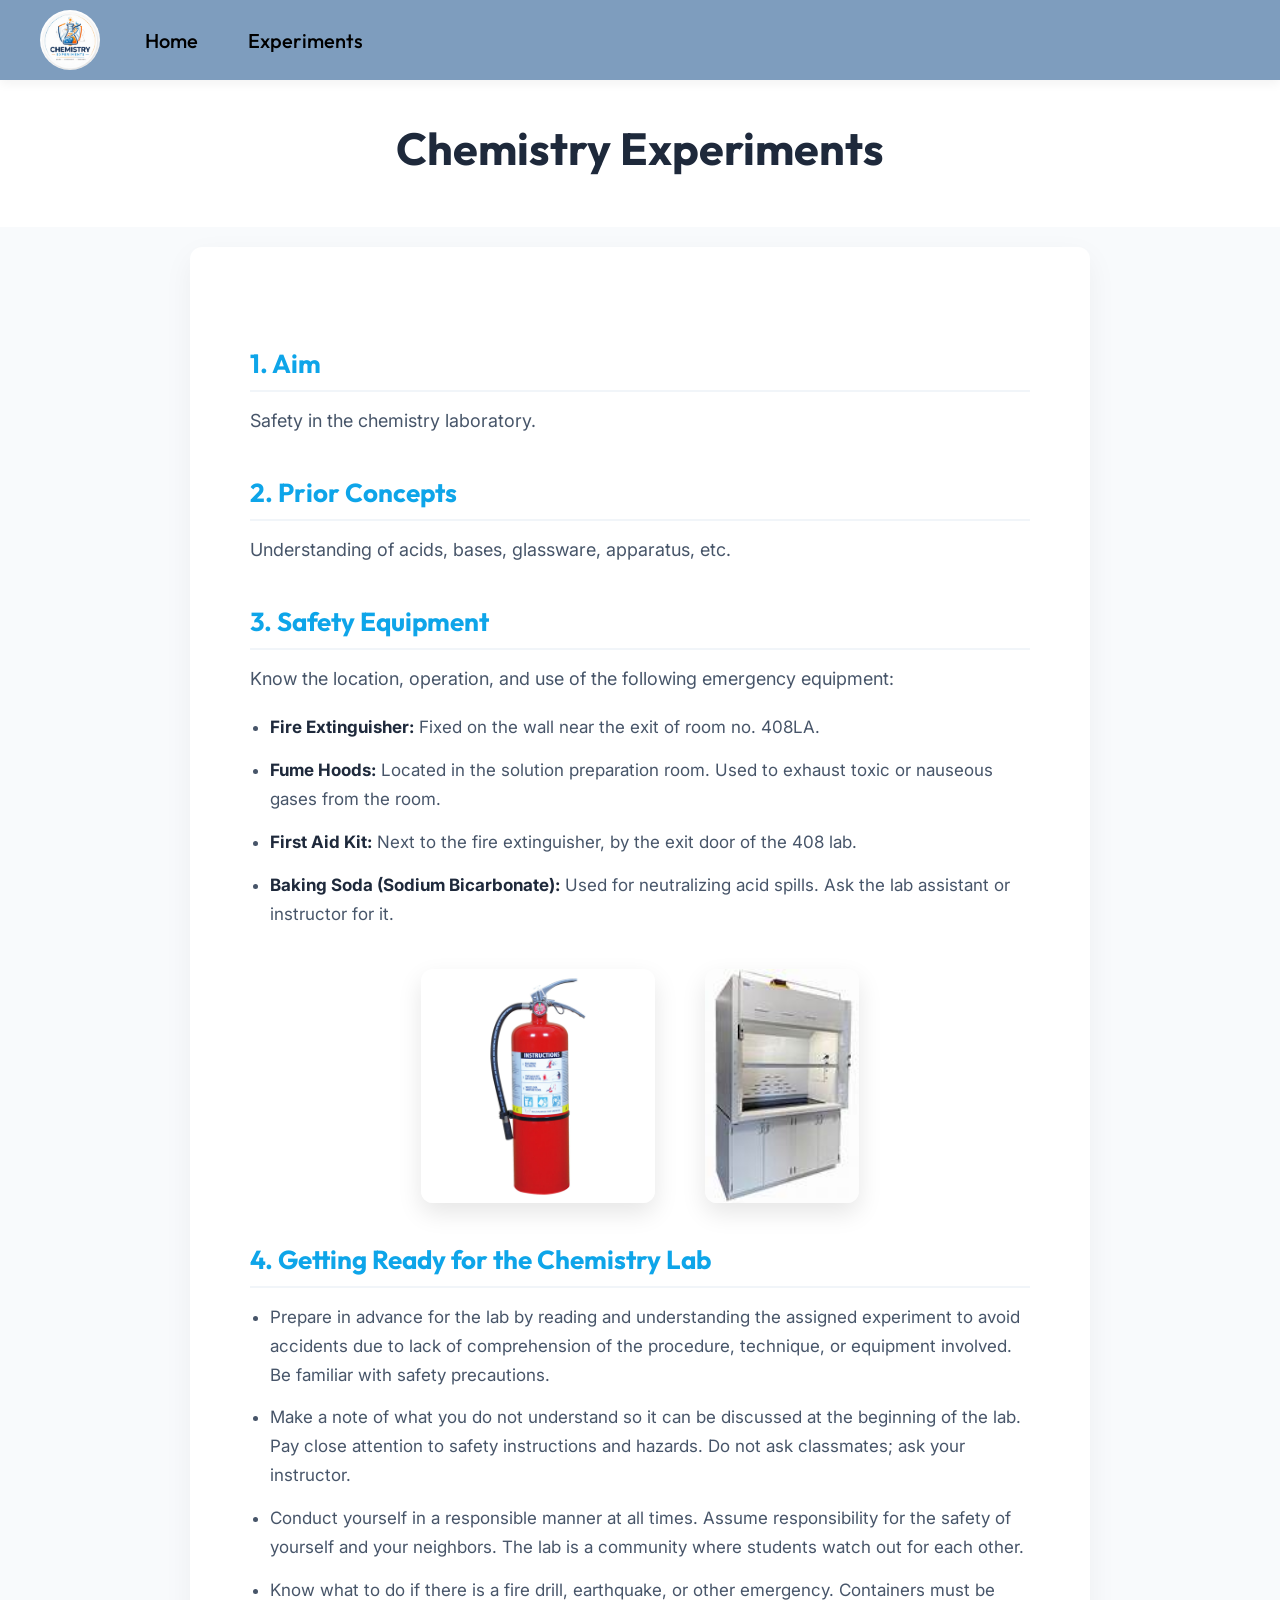
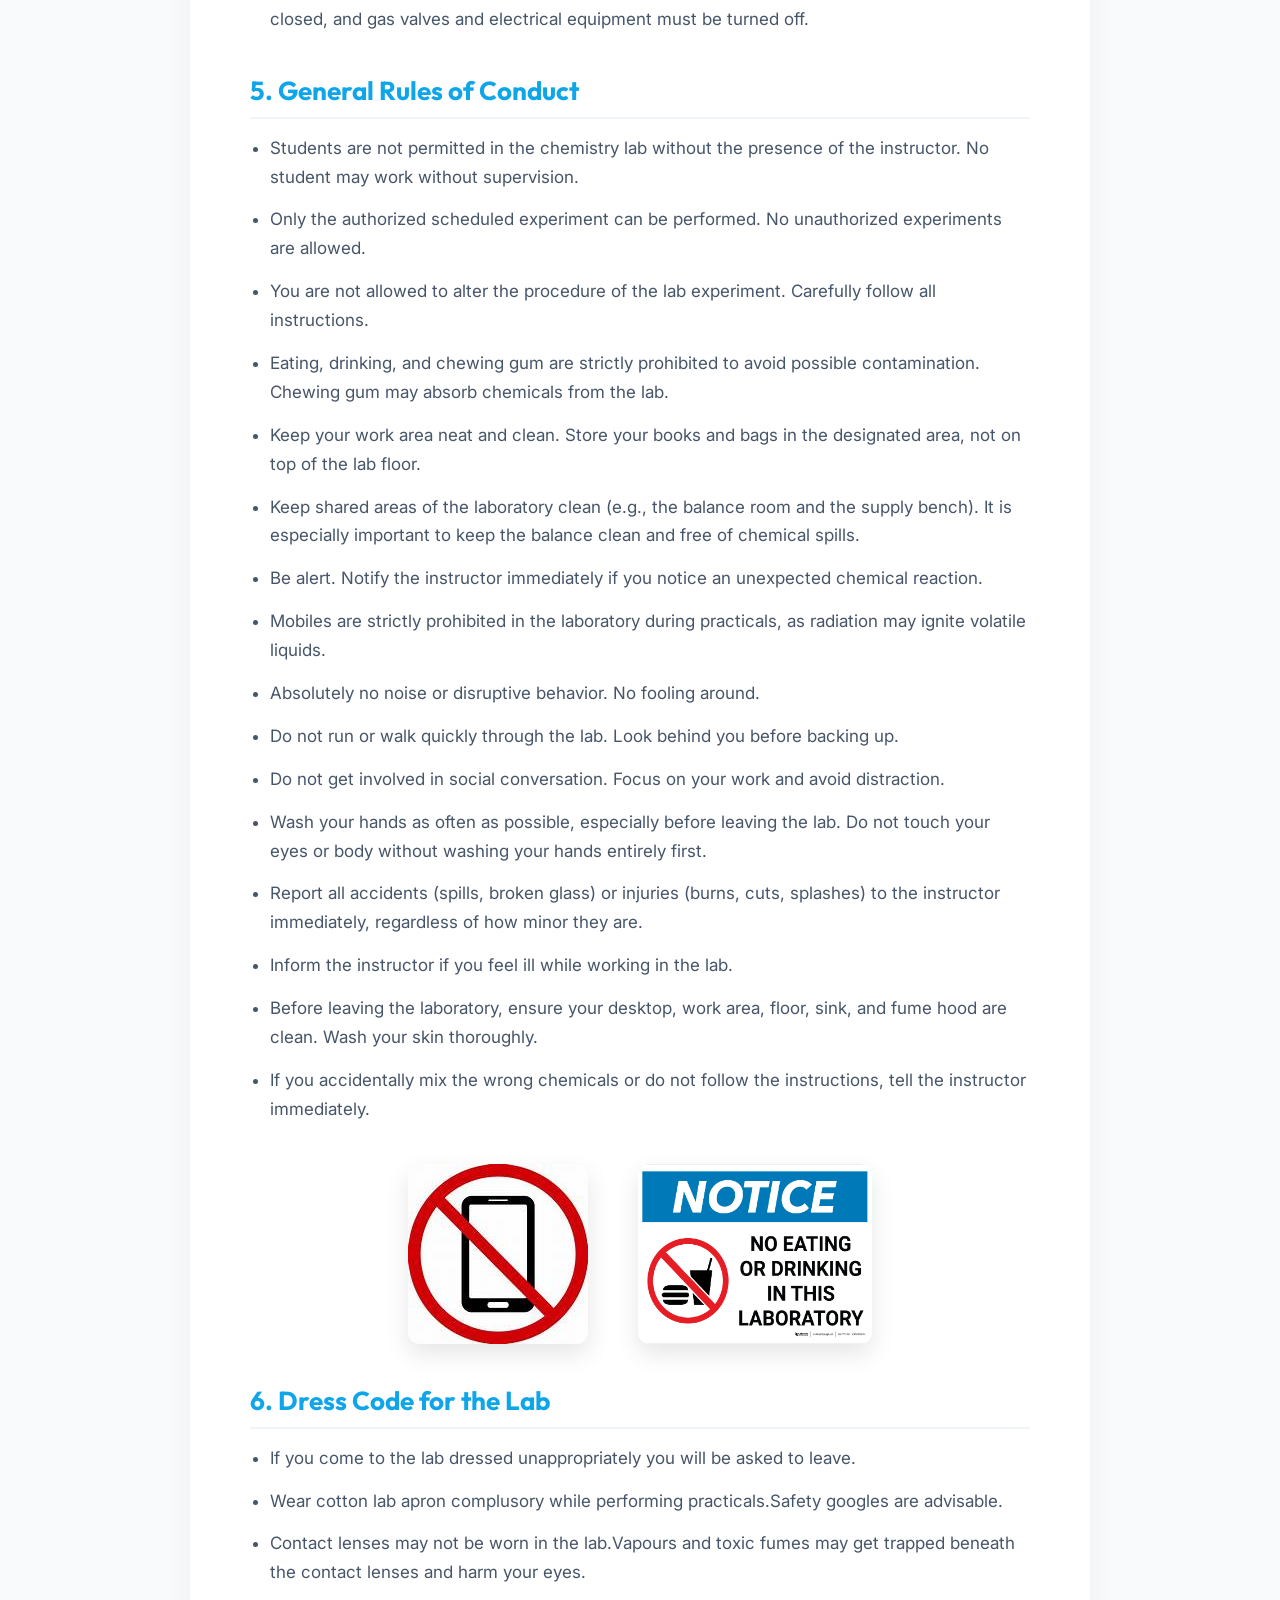
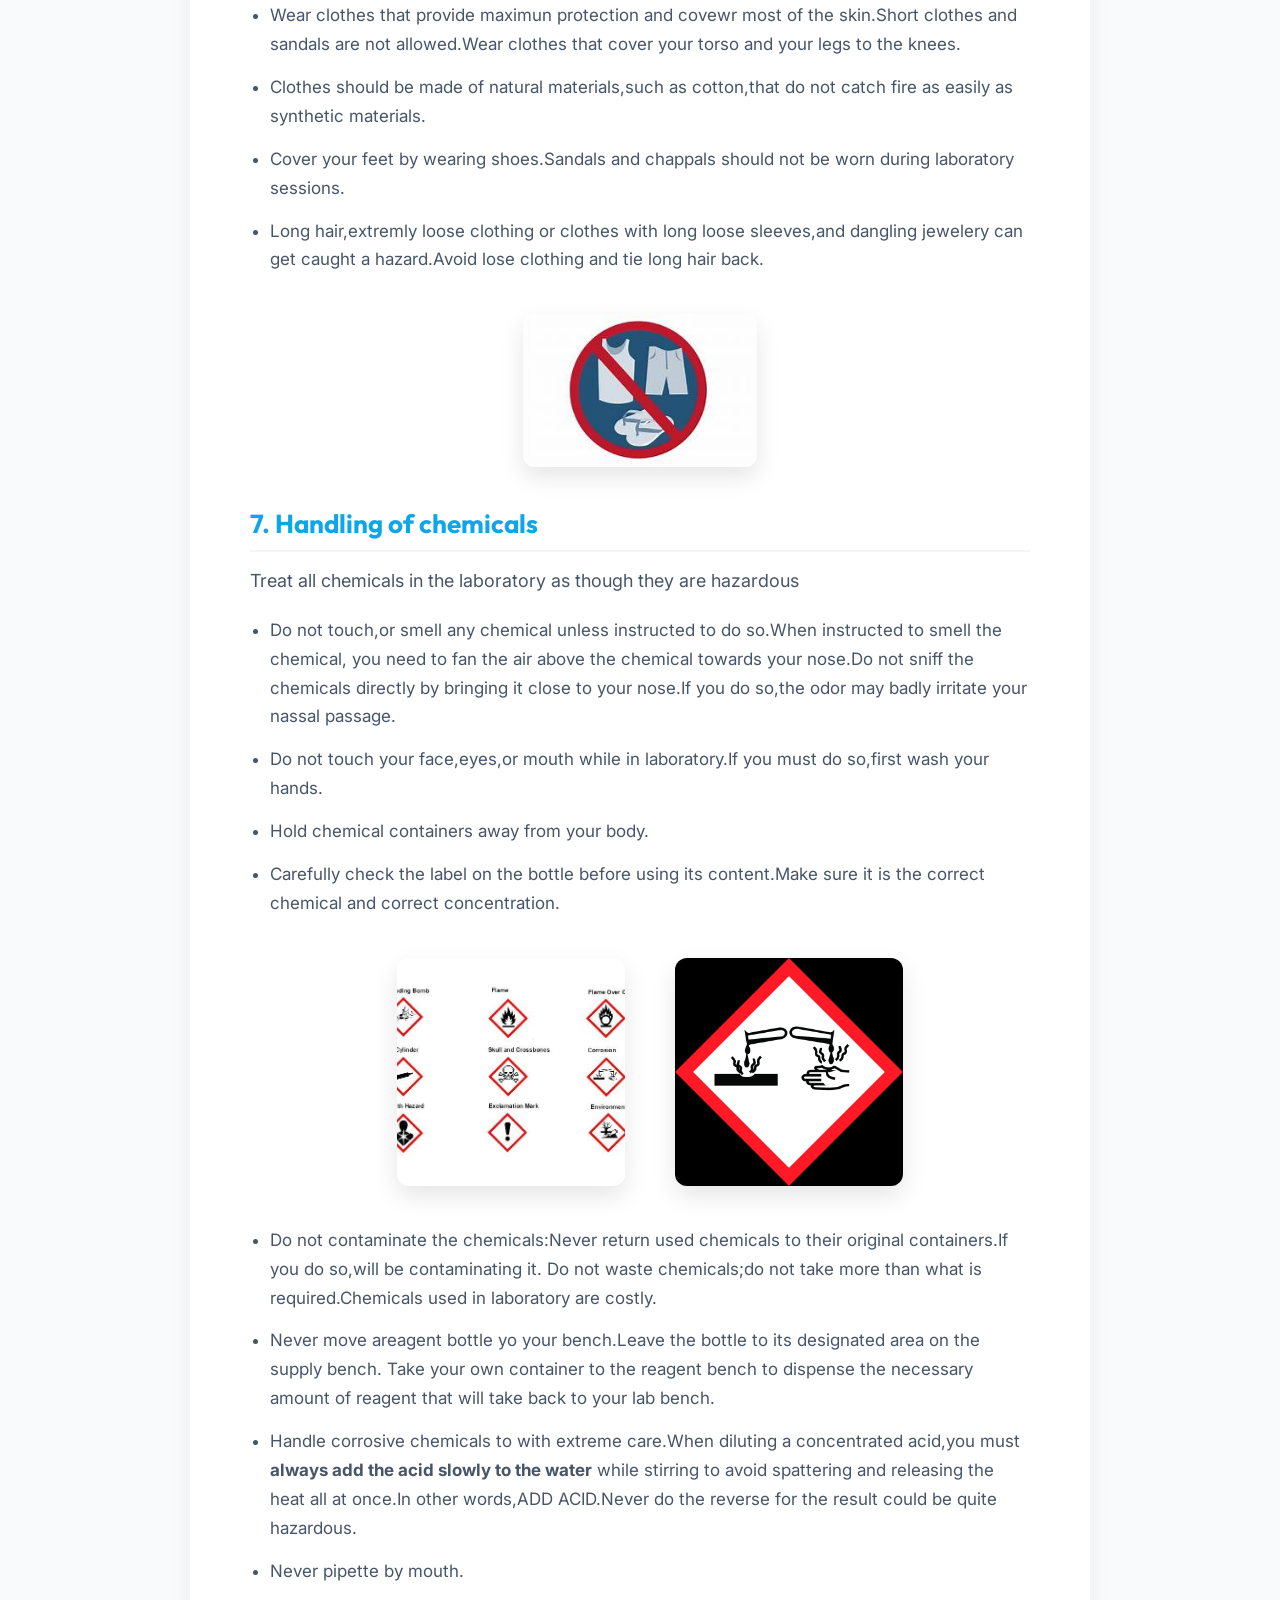
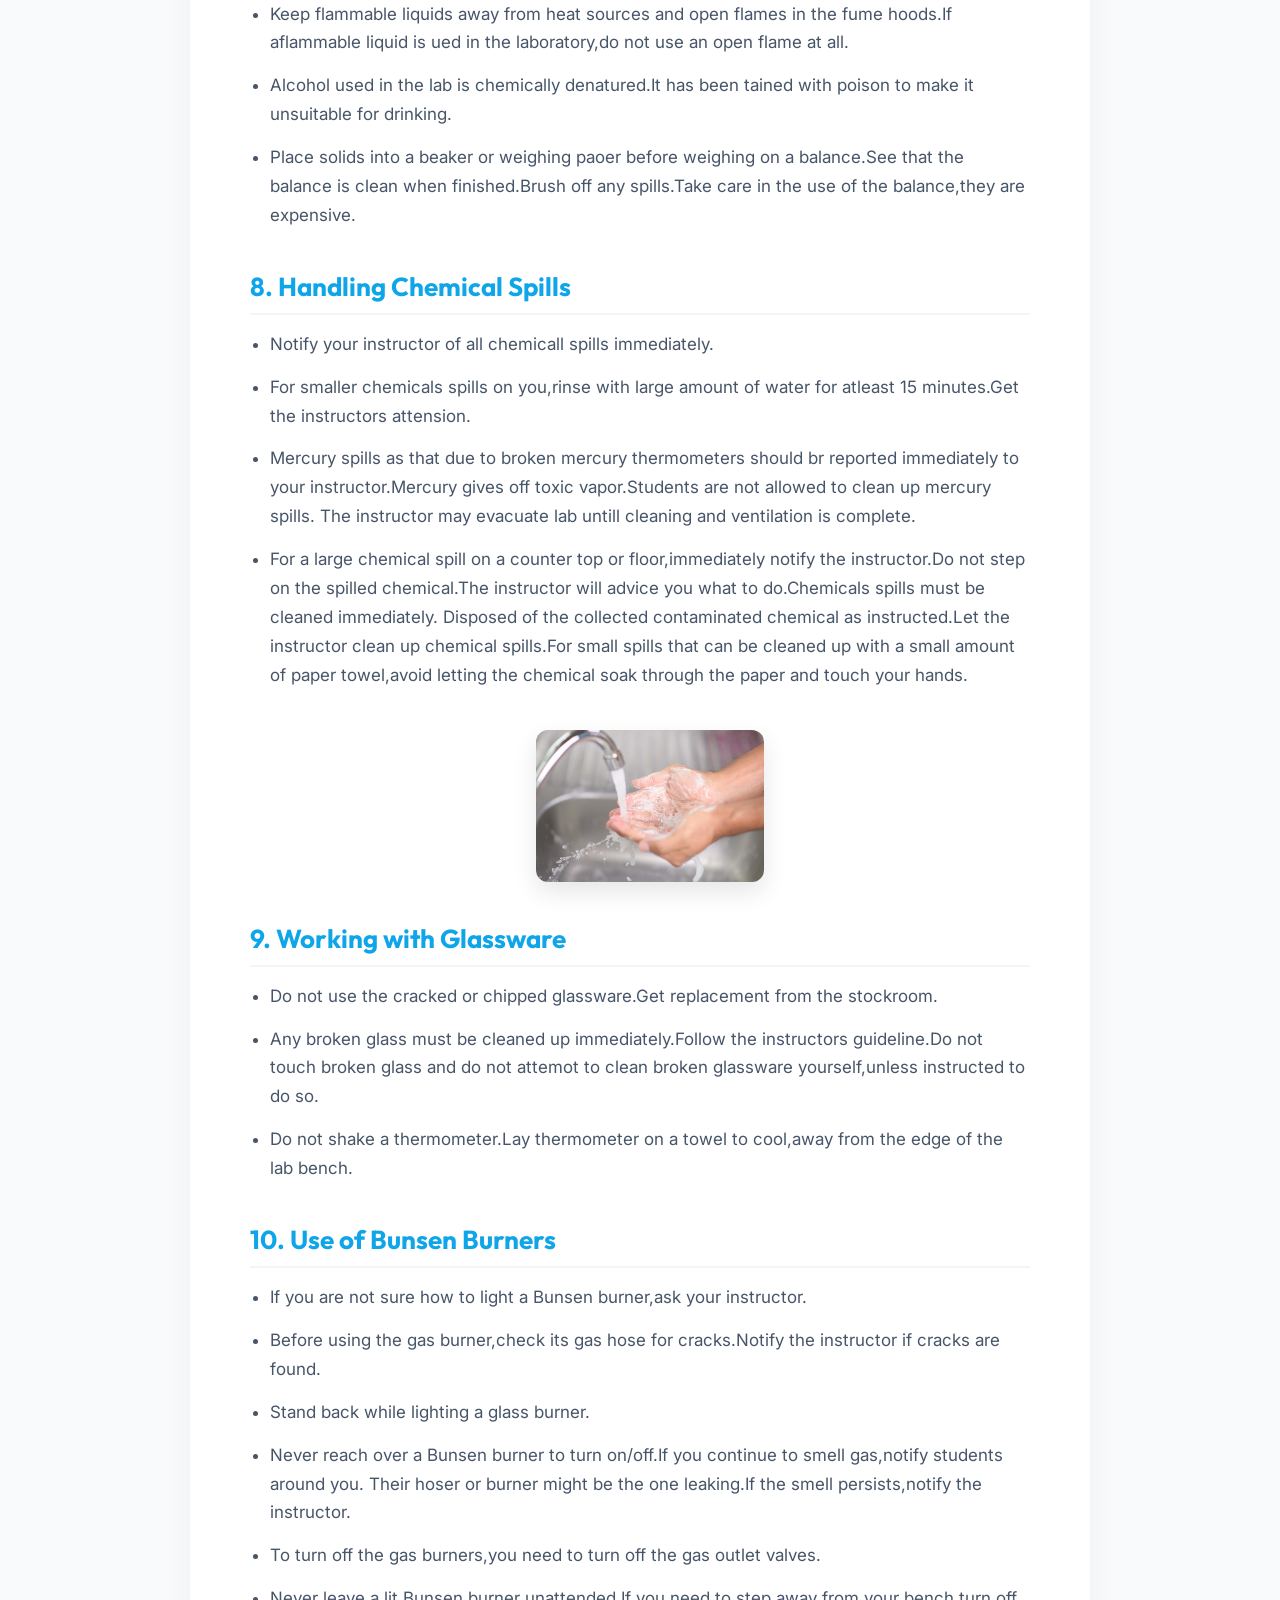
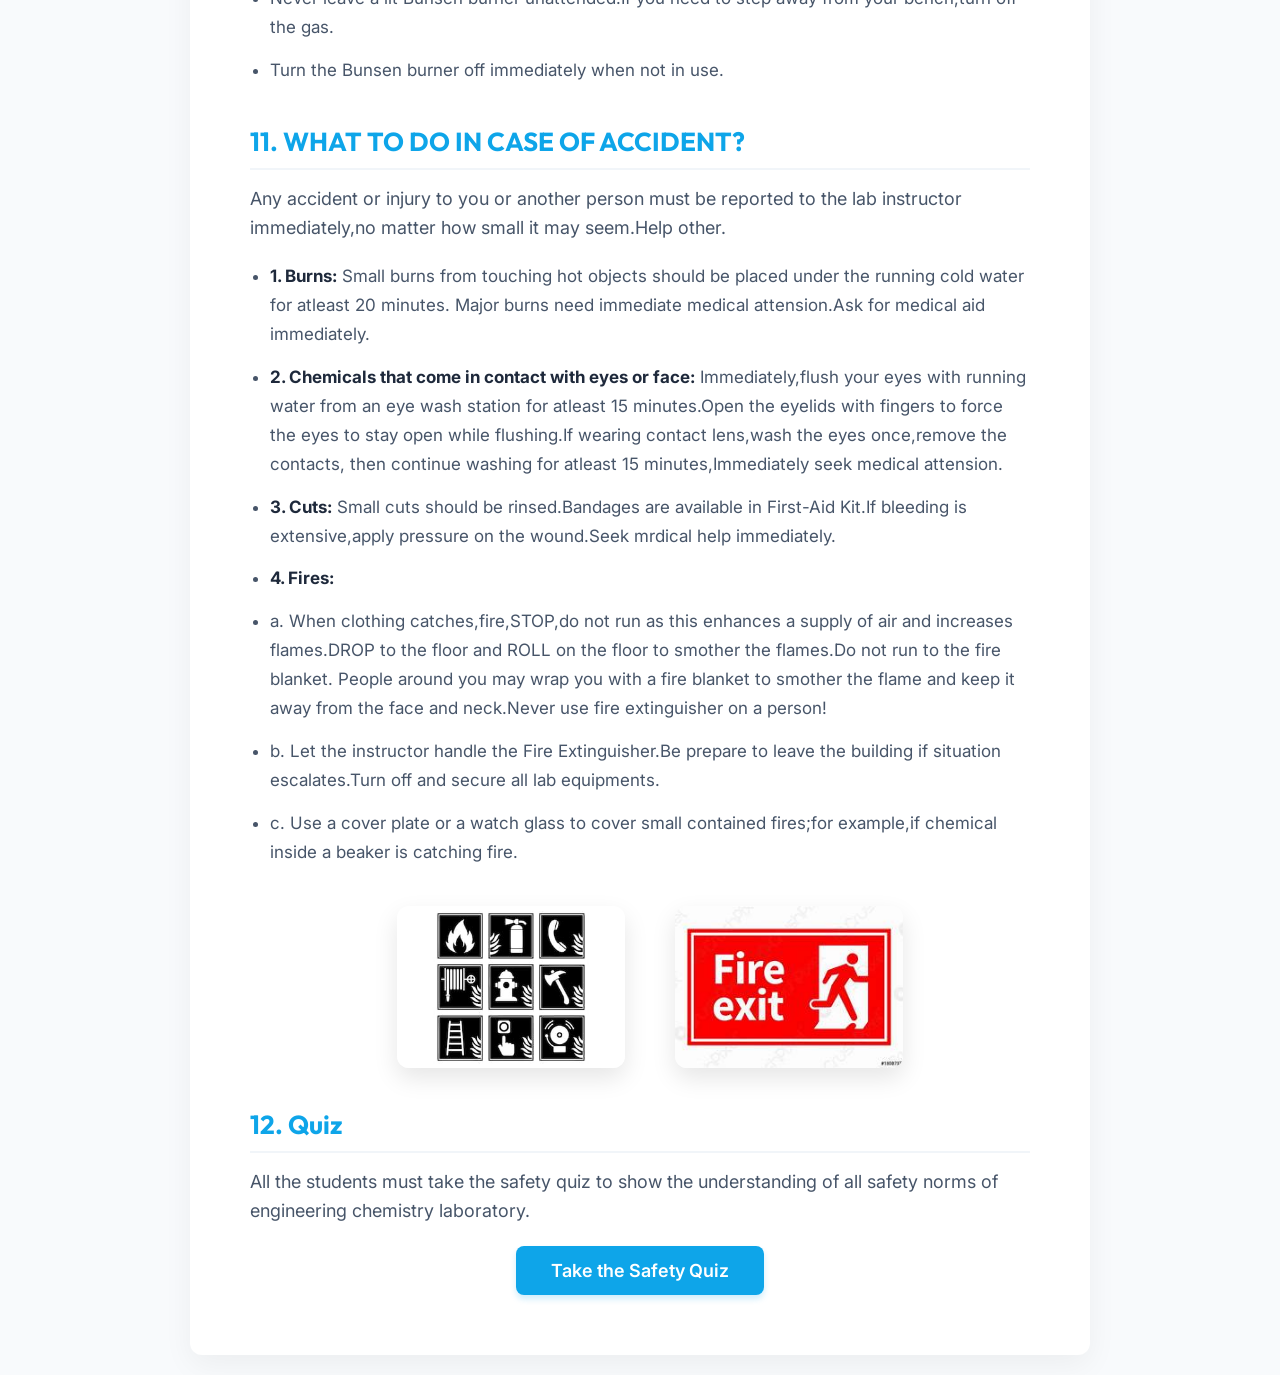
<file: safety.html>
<!DOCTYPE html>
<html lang="en">
<head>
    <meta charset="UTF-8">
    <meta name="viewport" content="width=device-width, initial-scale=1.0">
    <title>Safety Lab - Chemistry Project</title>
    <link rel="stylesheet" href="style.css">
</head>
<body>
    <nav class="navbar">
        <div class="logo">
            <img src="logo.jpeg" alt="logo">
        </div>
        <ul class="nav-list">
            <li><a href="index.html">Home</a></li>
            <li><a href="experiments.html">Experiments</a></li>
        </ul>
    </nav>

    <h1 class="text-center" style="margin-top: 40px;">Chemistry Experiments</h1>
      
    <div class="reading-container">
        <div class="content-card">
            <h2>1. Aim</h2>
            <p>Safety in the chemistry laboratory.</p>

            <h2>2. Prior Concepts</h2>
            <p>Understanding of acids, bases, glassware, apparatus, etc.</p>

            <h2>3. Safety Equipment</h2>
            <p>Know the location, operation, and use of the following emergency equipment:</p>
            <ul class="equipment-list">
                <li><strong>Fire Extinguisher:</strong> Fixed on the wall near the exit of room no. 408LA.</li>
                <li><strong>Fume Hoods:</strong> Located in the solution preparation room. Used to exhaust toxic or nauseous gases from the room.</li>
                <li><strong>First Aid Kit:</strong> Next to the fire extinguisher, by the exit door of the 408 lab.</li>
                <li><strong>Baking Soda (Sodium Bicarbonate):</strong> Used for neutralizing acid spills. Ask the lab assistant or instructor for it.</li>
            </ul>

            <div class="exp-image">
                <img src="fire extinguisher.jpeg" alt="Fire extinguisher image">
                <img src="fume hood.jpg" alt="Fume hood image">
            </div>

            <h2>4. Getting Ready for the Chemistry Lab</h2>
            <ul class="rule-list">
                <li>Prepare in advance for the lab by reading and understanding the assigned experiment to avoid accidents due to lack of comprehension of the procedure, technique, or equipment involved. Be familiar with safety precautions.</li>
                <li>Make a note of what you do not understand so it can be discussed at the beginning of the lab. Pay close attention to safety instructions and hazards. Do not ask classmates; ask your instructor.</li>
                <li>Conduct yourself in a responsible manner at all times. Assume responsibility for the safety of yourself and your neighbors. The lab is a community where students watch out for each other.</li>
                <li>Know what to do if there is a fire drill, earthquake, or other emergency. Containers must be closed, and gas valves and electrical equipment must be turned off.</li>
            </ul>

            <h2>5. General Rules of Conduct</h2>
            <ul class="rule-list">
                <li>Students are not permitted in the chemistry lab without the presence of the instructor. No student may work without supervision.</li>
                <li>Only the authorized scheduled experiment can be performed. No unauthorized experiments are allowed.</li>
                <li>You are not allowed to alter the procedure of the lab experiment. Carefully follow all instructions.</li>
                <li>Eating, drinking, and chewing gum are strictly prohibited to avoid possible contamination. Chewing gum may absorb chemicals from the lab.</li>
                <li>Keep your work area neat and clean. Store your books and bags in the designated area, not on top of the lab floor.</li>
                <li>Keep shared areas of the laboratory clean (e.g., the balance room and the supply bench). It is especially important to keep the balance clean and free of chemical spills.</li>
                <li>Be alert. Notify the instructor immediately if you notice an unexpected chemical reaction.</li>
                <li>Mobiles are strictly prohibited in the laboratory during practicals, as radiation may ignite volatile liquids.</li>
                <li>Absolutely no noise or disruptive behavior. No fooling around.</li>
                <li>Do not run or walk quickly through the lab. Look behind you before backing up.</li>
                <li>Do not get involved in social conversation. Focus on your work and avoid distraction.</li>
                <li>Wash your hands as often as possible, especially before leaving the lab. Do not touch your eyes or body without washing your hands entirely first.</li>
                <li>Report all accidents (spills, broken glass) or injuries (burns, cuts, splashes) to the instructor immediately, regardless of how minor they are.</li>
                <li>Inform the instructor if you feel ill while working in the lab.</li>
                <li>Before leaving the laboratory, ensure your desktop, work area, floor, sink, and fume hood are clean. Wash your skin thoroughly.</li>
                <li>If you accidentally mix the wrong chemicals or do not follow the instructions, tell the instructor immediately.</li>
            </ul>

            <div class="exp-image">
                <img src="phone_image.jpg" alt="phone not allowed">
                <img src="food_image.jpg" alt="food not allowed">
            </div>

            <h2>6. Dress Code for the Lab</h2>
            <ul class="rule-list">
                <li>If you come to the lab dressed unappropriately you will be asked to leave.</li>
                <li>Wear cotton lab apron complusory while performing practicals.Safety googles are advisable.</li>
                <li>Contact lenses may not be worn in the lab.Vapours and toxic fumes may get trapped beneath the contact lenses and harm your eyes.</li>
                <li>Wear clothes that provide maximun protection and covewr most of the skin.Short clothes and sandals are not allowed.Wear clothes that cover your torso and your legs to the knees.</li>
                <li>Clothes should be made of natural materials,such as cotton,that do not catch fire as easily as synthetic materials.</li>
                <li>Cover your feet by wearing shoes.Sandals and chappals should not be worn during laboratory sessions.</li>
                <li>Long hair,extremly loose clothing or clothes with long loose sleeves,and dangling jewelery can get caught a hazard.Avoid lose clothing and tie long hair back.</li>
            </ul> 
                <div class="exp-image">
                    <img src="clothes_image.jpg" alt="Safety precaution">
                </div>
                
            <h2>7. Handling of chemicals</h2>
            <p>Treat all chemicals in the laboratory as though they are hazardous</p>
            <ul class="rule-list">
                <li>Do not touch,or smell any chemical unless instructed to do so.When instructed to smell the chemical,
                        you need to fan the air above the chemical towards your nose.Do not sniff the chemicals directly 
                        by bringing it close to your nose.If you do so,the odor may badly irritate your nassal passage.</li>
                <li>Do not touch your face,eyes,or mouth while in laboratory.If you must do so,first wash your hands.</li>
                <li>Hold chemical containers away from your body.</li>
                <li>Carefully check the label on the bottle before using its content.Make sure it is the correct chemical and correct concentration.</li>
                    
                <div class="exp-image">
                    <img src="precaution_image.jpeg" alt="precations">
                    <img src="wash_hand.jpeg" alt="precaution">
                </div>

                <li>Do not contaminate the chemicals:Never return used chemicals to their original containers.If you do so,will be contaminating it.
                    Do not waste chemicals;do not take more than what is required.Chemicals used in laboratory are costly.</li>
                <li>Never move areagent bottle yo your bench.Leave the bottle to its designated area on the supply bench.
                    Take your own container to the reagent bench to dispense the necessary amount of reagent that will take back to your lab bench.</li>
                <li>Handle corrosive chemicals to with extreme care.When diluting a concentrated acid,you must <strong>always add the acid slowly to the water</strong> while
                    stirring to avoid spattering and releasing the heat all at once.In other words,ADD ACID.Never do the reverse for the result could be quite hazardous. </li>
                <li>Never pipette by mouth.</li>
                <li>Keep flammable liquids away from heat sources and open flames in the fume hoods.If aflammable liquid is ued in the laboratory,do not use an open flame at all.</li>
                <li>Alcohol used in the lab is chemically denatured.It has been tained with poison to make it unsuitable for drinking.</li>
                <li>Place solids into a beaker or weighing paoer before weighing on a balance.See that the balance is clean when finished.Brush off any spills.Take care in the use of the 
                    balance,they are expensive.</li>
            </ul>

            <h2>8. Handling Chemical Spills</h2>
            <ul class="rule-list">
                <li>Notify your instructor of all chemicall spills immediately.</li>
                <li>For smaller chemicals spills on you,rinse with large amount of water for atleast 15 minutes.Get the instructors attension.</li>
                <li>Mercury spills as that due to broken mercury thermometers should br reported immediately to your instructor.Mercury gives off toxic vapor.Students are not allowed to clean up mercury spills.
                    The instructor may evacuate lab untill cleaning and ventilation is complete.</li>
                <li>For a large chemical spill on a counter top or floor,immediately notify the instructor.Do not step on the spilled chemical.The instructor will advice you what to do.Chemicals spills must be cleaned immediately.
                    Disposed of the collected contaminated chemical as instructed.Let the instructor clean up chemical spills.For small spills that can be cleaned up with a small amount of paper towel,avoid letting the
                    chemical soak through the paper and touch your hands.</li>
                
                    <div class="exp-image" >
                        <img src="washing_hands.jpg" alt="precaution">
                    </div>
            </ul>

            <h2>9. Working with Glassware</h2>
            <ul class="rule-list">
                <li>Do not use the cracked or chipped glassware.Get replacement from the stockroom.</li>
                <li>Any broken glass must be cleaned up immediately.Follow the instructors guideline.Do not touch broken glass and do not attemot to clean broken glassware yourself,unless instructed to do so.</li>
                <li>Do not shake a thermometer.Lay thermometer on a towel to cool,away from the edge of the lab bench.</li>
            </ul>

            <h2>10. Use of Bunsen Burners</h2>
            <ul class="rule-list">
                <li>If you are not sure how to light a Bunsen burner,ask your instructor.</li>
                <li>Before using the gas burner,check its gas hose for cracks.Notify the instructor if cracks are found.</li>
                <li>Stand back while lighting a glass burner.</li>
                <li>Never reach over a Bunsen burner to turn on/off.If you continue to smell gas,notify students around you.
                    Their hoser or burner might be the one leaking.If the smell persists,notify the instructor.</li>
                <li>To turn off the gas burners,you need to turn off the gas outlet valves.</li>
                <li>Never leave a lit Bunsen burner unattended.If you need to step away from your bench,turn off the gas.</li>
                <li>Turn the Bunsen burner off immediately when not in use.</li>
            </ul>

            <h2>11. WHAT TO DO IN CASE OF ACCIDENT?</h2>
            <p>Any accident or injury to you or another person must be reported to the lab instructor immediately,no matter how small it may seem.Help other.</p>
            <ul class="equipment-list">
                <li><strong>1. Burns:</strong> Small burns from touching hot objects should be placed under the running cold water for atleast 20 minutes.
                    Major burns need immediate medical attension.Ask for medical aid immediately.</li>
                <li><strong>2. Chemicals that come in contact with eyes or face:</strong> Immediately,flush your eyes with running water from an eye wash station for
                    atleast 15 minutes.Open the eyelids with fingers to force the eyes to stay open while flushing.If wearing contact lens,wash the eyes once,remove the contacts,
                    then continue washing for atleast 15 minutes,Immediately seek medical attension.</li>
                <li><strong>3. Cuts:</strong> Small cuts should be rinsed.Bandages are available in First-Aid Kit.If bleeding is extensive,apply pressure on the wound.Seek mrdical help immediately.</li>
                <li><strong>4. Fires:</strong>
                <li>a. When clothing catches,fire,STOP,do not run as this enhances a supply of air and increases flames.DROP to the floor and ROLL on the floor to smother the flames.Do not run to the fire blanket.
                           People around you may wrap you with  a fire blanket to smother the flame and keep it away from the face and neck.Never use fire extinguisher on a person!</li>
                <li>b. Let the instructor handle the Fire Extinguisher.Be prepare to leave the building if situation escalates.Turn off and secure all lab equipments.</li>
                <li>c. Use a cover plate or a watch glass to cover small contained fires;for example,if chemical inside a beaker is catching fire.</li></li>

                <div class="exp-image">
                    <img src="precautions.jpeg" alt="precaution">
                    <img src="fire_exit.jpg" alt="precaution">
                </div>
            </ul>

            <h2>12. Quiz</h2>
            <p>All the students must take the safety quiz to show the
               understanding of all safety norms of engineering chemistry laboratory.</p>
            
            <div style="text-align: center; margin-top: 20px;">
                <a href="https://forms.gle/xcbV84DqVmTgB8WA7" target="_blank" class="btn">Take the Safety Quiz</a>
            </div>
        </div>
    </div>
</body>
</html>
</file>
<file: style.css>
@import url('https://fonts.googleapis.com/css2?family=Inter:wght@400;500;600&family=Outfit:wght@500;700&display=swap');

* {
    margin: 0;
    padding: 0;
    box-sizing: border-box;
}

body {
    font-family: 'Inter', sans-serif;
    color: #1E293B;
    background-color: #FFFFFF;
}

.logo {
    width: 100px;
    display: flex;
    align-items: center;
}

.logo img {
    width: 60px;
    /* appropriately sized */
    border-radius: 50%;
    margin-left: 20px;
}

.navbar {
    display: flex;
    align-items: center;
    justify-content: flex-start;
    position: sticky;
    top: 0;
    cursor: pointer;
    background: #7e9dbe;
    padding: 10px 20px;
    box-shadow: 0 4px 10px rgba(0, 0, 0, 0.05);
    /* Added slight shadow to separate from background */
    z-index: 100;
}

.nav-list {
    display: flex;
    align-items: center;
}

.nav-list li {
    list-style: none;
    padding: 5px 25px;
}

.nav-list li a {
    text-decoration: none;
    color: black;
    font-size: 20px;
    font-family: 'Outfit', sans-serif;
    font-weight: 500;
    transition: color 0.3s ease;
}

.nav-list li a:hover {
    color: #93c1d7;
}

.background {
    background-size: cover;
    background-blend-mode: darken;
}

.firstsection {
    min-height: 90vh;
    background-color: #F8FAFC;
}

.box-main {
    display: flex;
    justify-content: center;
    align-items: center;
    height: 100%;
    padding: 50px;
}

.firstHalf {
    width: 50%;
    display: flex;
    flex-direction: column;
    justify-content: center;
    padding-right: 50px;
}

.secondHalf {
    width: 45%;
}

.secondHalf img {
    width: 100%;
    border: 8px solid #FFFFFF;
    border-radius: 20px;
    box-shadow: 0 10px 30px rgba(0, 0, 0, 0.1);
    display: block;
    margin: auto;
}

.text-big {
    font-size: 55px;
    font-family: 'Outfit', sans-serif;
    font-weight: 700;
    color: #1E293B;
    padding-bottom: 20px;
    line-height: 1.1;
    text-decoration: none;
}

.text-small {
    font-size: 18px;
    font-family: 'Inter', sans-serif;
    color: #475569;
    padding-bottom: 40px;
    line-height: 1.6;
}

.button {
    margin-top: 10px;
}

.btn {
    display: inline-block;
    text-decoration: none;
    padding: 14px 35px;
    border: none;
    /* Remove harsh black borders */
    border-radius: 8px;
    /* Softer edges */
    font-size: 18px;
    cursor: pointer;
    font-weight: 600;
    font-family: 'Inter', sans-serif;
    background-color: #0EA5E9;
    /* Cyan */
    color: white;
    transition: all 0.3s ease;
    /* Smooth animations */
    box-shadow: 0 4px 6px rgba(14, 165, 233, 0.2);
}

.btn:hover {
    background-color: #0284C7;
    transform: translateY(-3px);
    /* Makes the button "lift" slightly */
    box-shadow: 0 8px 15px rgba(14, 165, 233, 0.3);
    color: white;
}

.about {
    background-color: #FFFFFF;
    padding: 80px 20px;
}

.services {
    background: #F8FAFC;
    padding: 80px 20px;
}

.services-container {
    display: flex;
    justify-content: center;
    gap: 30px;
    flex-wrap: wrap;
    max-width: 1200px;
    margin: 0 auto;
}

.service-box {
    background-color: #FFFFFF;
    padding: 40px;
    border-radius: 12px;
    width: 300px;
    text-align: center;
    box-shadow: 0 10px 20px rgba(0, 0, 0, 0.05);
    transition: transform 0.3s ease, box-shadow 0.3s ease;
}

.service-box:hover {
    transform: translateY(-8px);
    box-shadow: 0 15px 30px rgba(0, 0, 0, 0.1);
}

.service-box h2 {
    color: #0EA5E9;
    font-size: 22px;
    font-family: 'Outfit', sans-serif;
    margin-bottom: 15px;
}

.service-box p {
    color: #475569;
    font-family: 'Inter', sans-serif;
    line-height: 1.6;
}

.contact {
    background: #FFFFFF;
    padding: 80px 20px;
}

.text-center {
    text-align: center;
    font-family: 'Outfit', sans-serif;
    font-weight: 700;
    font-size: 45px;
    color: #1E293B;
    margin-bottom: 50px;
}

.form {
    max-width: 700px;
    margin: 0 auto;
    background-color: #FFFFFF;
    padding: 50px;
    border-radius: 12px;
    box-shadow: 0 10px 40px rgba(0, 0, 0, 0.06);
}

.form-input {
    margin: 12px 0 24px;
    padding: 16px 20px;
    width: 100%;
    font-size: 16px;
    border: 1px solid #CBD5E1;
    /* Soft gray border */
    border-radius: 8px;
    font-family: 'Inter', sans-serif;
    color: #1E293B;
    background-color: #F8FAFC;
    transition: border-color 0.3s, box-shadow 0.3s;
}

.form-input:focus {
    outline: none;
    border-color: #0EA5E9;
    /* Match accent color */
    box-shadow: 0 0 0 3px rgba(14, 165, 233, 0.2);
    /* Soft glowing focus */
    background-color: #FFFFFF;
}

.btn-dark {
    width: 100%;
    background-color: #1E293B;
    box-shadow: 0 4px 6px rgba(30, 41, 59, 0.2);
}

.btn-dark:hover {
    background-color: #0F172A;
    box-shadow: 0 8px 15px rgba(30, 41, 59, 0.3);
}

.footer {
    background-color: #0F172A;
    padding: 30px 0;
}

.text-footer {
    text-align: center;
    font-family: 'Inter', sans-serif;
    color: #94A3B8;
    font-size: 14px;
}

.experiments {
    display: flex;
    justify-content: center;
    flex-wrap: wrap;
    padding: 60px 40px;
    gap: 30px;
    background-color: #F8FAFC;
    min-height: 80vh;
}

.exp-box {
    background-color: white;
    border: none;
    border-radius: 12px;
    padding: 40px;
    width: calc(33.333% - 40px);
    /* 3 columns design */
    min-width: 300px;
    box-shadow: 0 10px 20px rgba(0, 0, 0, 0.05);
    /* Beautiful, soft shadow */
    transition: transform 0.3s ease, box-shadow 0.3s ease;
}

@media (max-width: 900px) {
    .exp-box {
        width: calc(50% - 30px);
    }

    .firstHalf,
    .secondHalf {
        width: 100%;
        padding: 20px;
    }

    .box-main {
        flex-direction: column;
    }
}

.exp-box:hover {
    transform: translateY(-8px);
    /* Interactive lifting effect */
    box-shadow: 0 15px 30px rgba(0, 0, 0, 0.1);
}

.exp-box h2 {
    color: #0EA5E9;
    font-size: 24px;
    font-family: 'Outfit', sans-serif;
    font-weight: 700;
    margin-bottom: 15px;
    line-height: 1.3;
    transition: color 0.3s ease;
}

.exp-box h2:hover {
    color: #0284C7;
}

.exp-box p {
    font-size: 16px;
    color: #64748B;
    font-family: 'Inter', sans-serif;
    line-height: 1.6;
}

.exp-box {
    display: block;
    text-decoration: none;
    color: black;
    cursor: pointer;
}

/* Reading container layout for safety page */
.reading-container {
    display: flex;
    justify-content: center;
    padding: 20px;
    background-color: #F8FAFC;
    min-height: 80vh;
}

.content-card {
    background-color: white;
    max-width: 900px;
    width: 100%;
    padding: 60px;
    border-radius: 12px;
    box-shadow: 0 10px 30px rgba(0, 0, 0, 0.05);
}

.content-card h2 {
    color: #0EA5E9;
    font-family: 'Outfit', sans-serif;
    font-size: 26px;
    margin-top: 40px;
    margin-bottom: 15px;
    border-bottom: 2px solid #F1F5F9;
    padding-bottom: 10px;
}

.content-card p {
    font-size: 18px;
    line-height: 1.6;
    color: #475569;
    font-family: 'Inter', sans-serif;
    margin-bottom: 20px;
}

.equipment-list, .rule-list {
    margin-left: 20px;
    margin-bottom: 30px;
}

.equipment-list li, .rule-list li {
    font-size: 17px;
    line-height: 1.7;
    color: #475569;
    font-family: 'Inter', sans-serif;
    margin-bottom: 14px;
}

.equipment-list strong {
    color: #1E293B;
}

.exp-image {
    display: flex;
    gap: 50px;
    margin: 40px 0;
    justify-content: center;
    flex-wrap: wrap;
}

.exp-image img {
    max-width: 30%;
    border-radius: 12px;
    box-shadow: 0 10px 25px rgba(0, 0, 0, 0.1);
    object-fit: cover;
    transition: transform 0.3s ease;
}

.exp-image img:hover {
    transform: scale(1.02);
}

.exp1_flowchart_image {
    display: flex;
    justify-content: center;
    margin: 30px 0;
}

.exp1_flowchart_image img {
    width: 100%;
    max-width: 500px;
    height: auto;
    border-radius: 12px;
    box-shadow: 0 10px 25px rgba(0, 0, 0, 0.1);
}

.exp1_flowchart_image img:hover {
    transform: scale(1.02);
}

.exp2_flowchart_image {
    display: flex;
    justify-content: center;
    margin: 30px 0;
}

.exp2_flowchart_image img {
    width: 200%;
    max-width: 500px;
    height: auto;
    border-radius: 12px;
    box-shadow: 0 10px 25px rgba(0, 0, 0, 0.1);
}

.exp2_flowchart_image {
    display: flex;
    justify-content: center;
    margin: 30px 0;
}
.exp2_flowchart_image img:hover {
    transform: scale(1.02);
}

/* Video Container Styles */
.video-container {
    position: relative;
    width: 100%;
    max-width: 800px;
    margin: 40px auto;
    padding-bottom: 56.25%; /* 16:9 Aspect Ratio */
    height: 0;
    border-radius: 12px;
    box-shadow: 0 10px 30px rgba(0, 0, 0, 0.05);
    transition: transform 0.3s ease, box-shadow 0.3s ease;
}

.video-container:hover {
    transform: translateY(-5px);
    box-shadow: 0 15px 35px rgba(0, 0, 0, 0.1);
}

.video-container iframe {
    position: absolute;
    top: 0;
    left: 0;
    width: 100%;
    height: 100%;
    border: none;
    border-radius: 12px;
}
</file>
